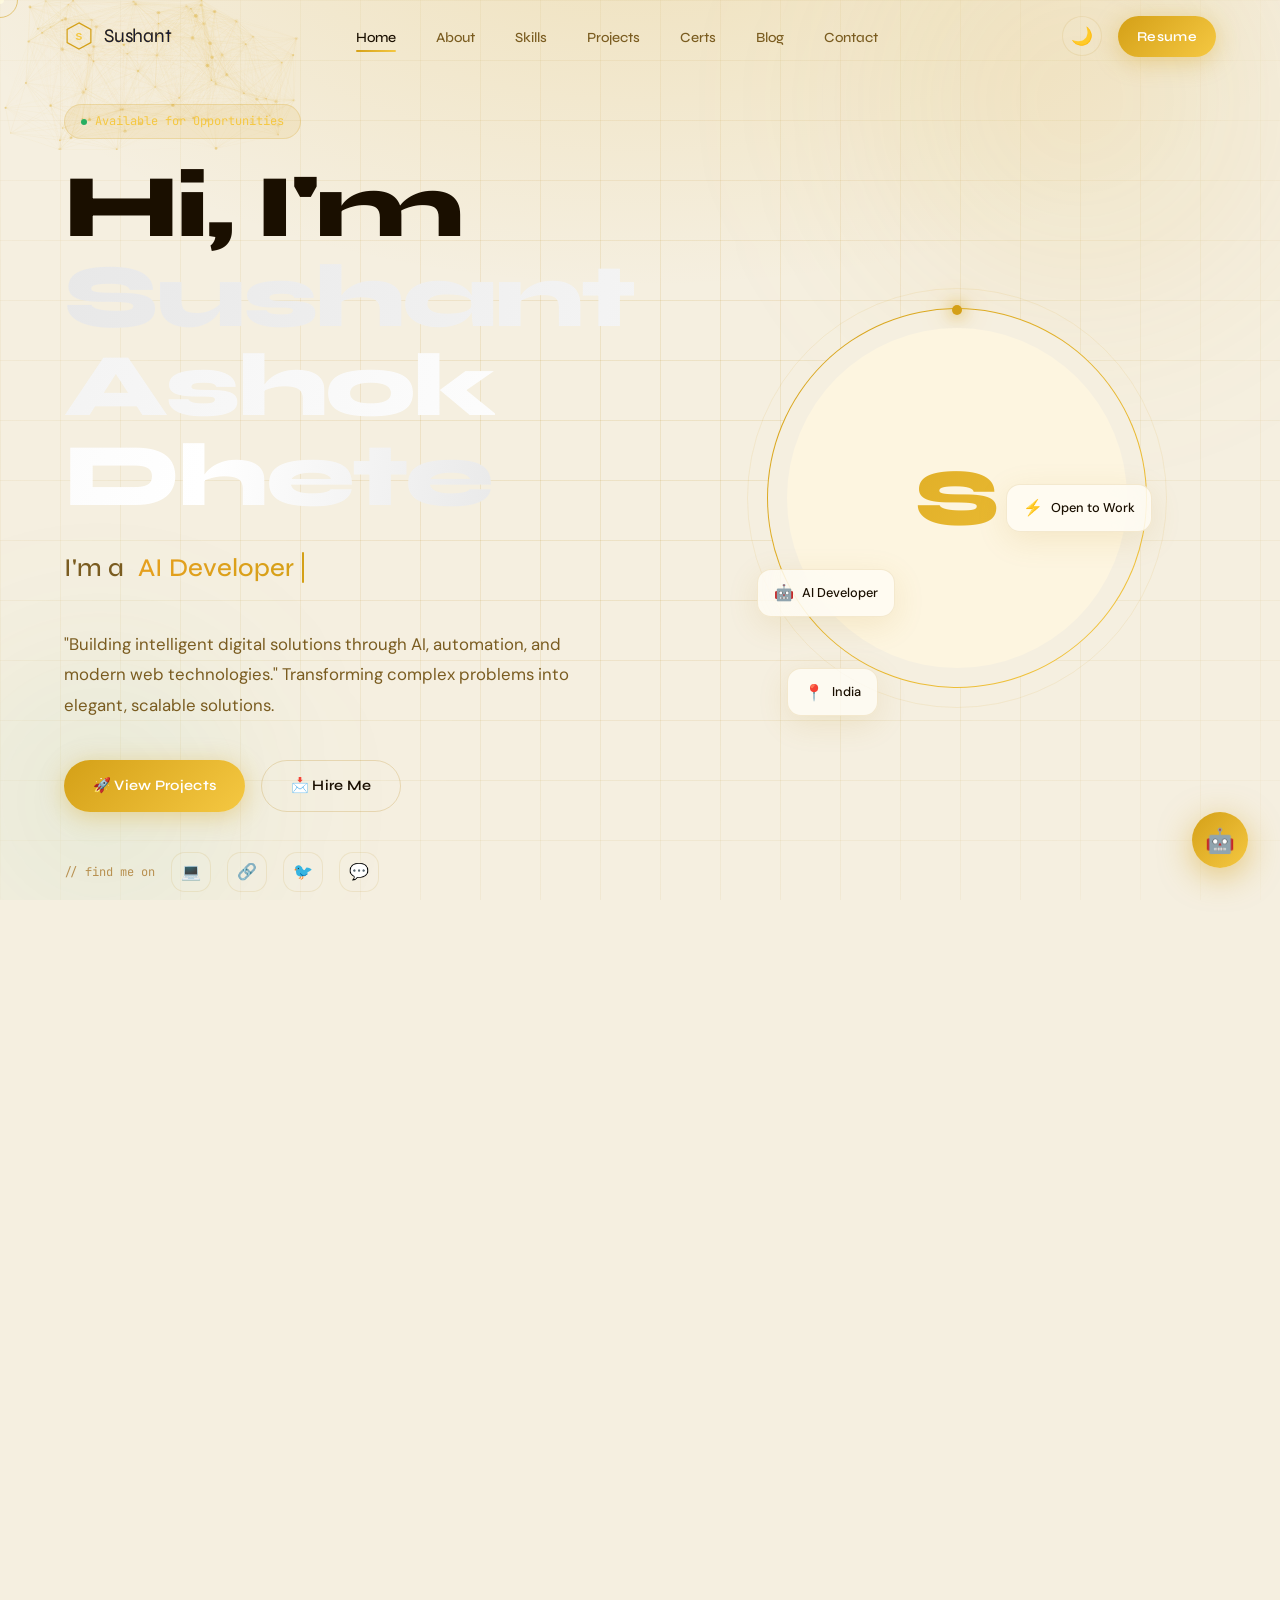
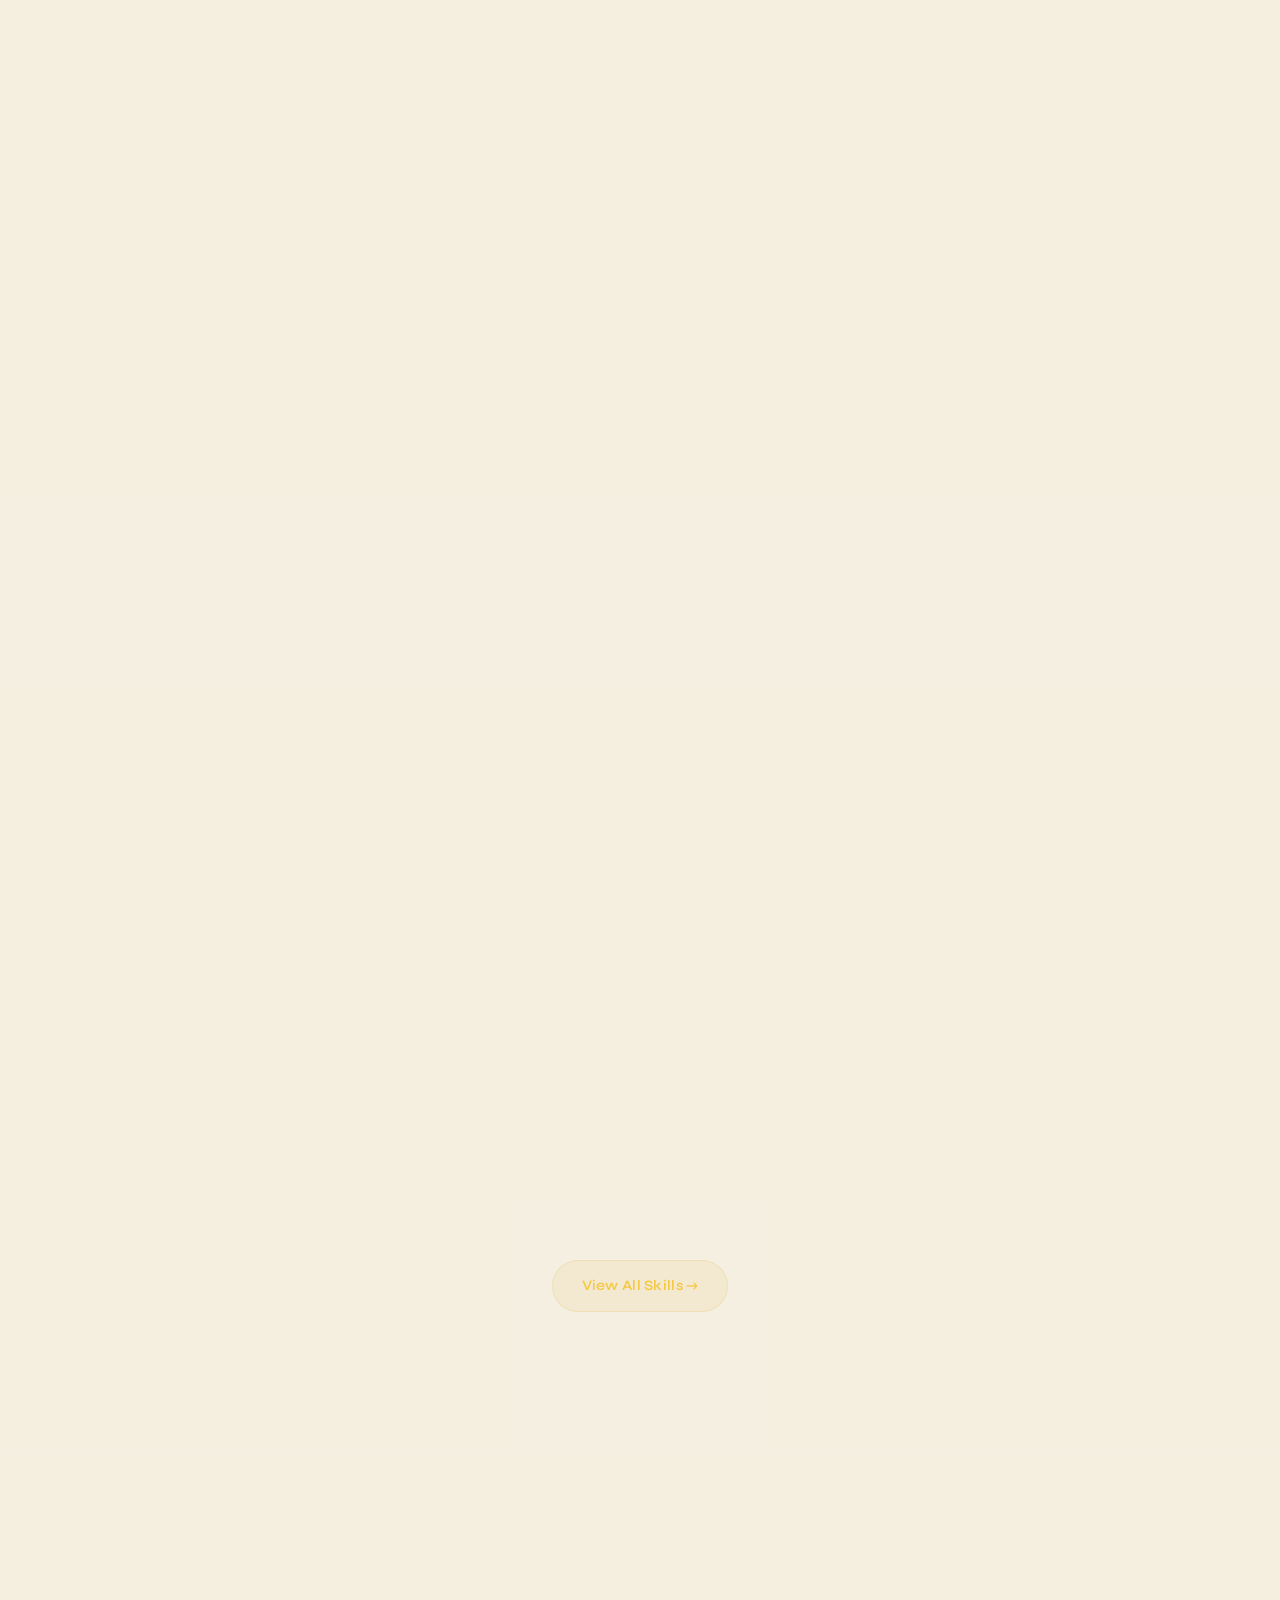
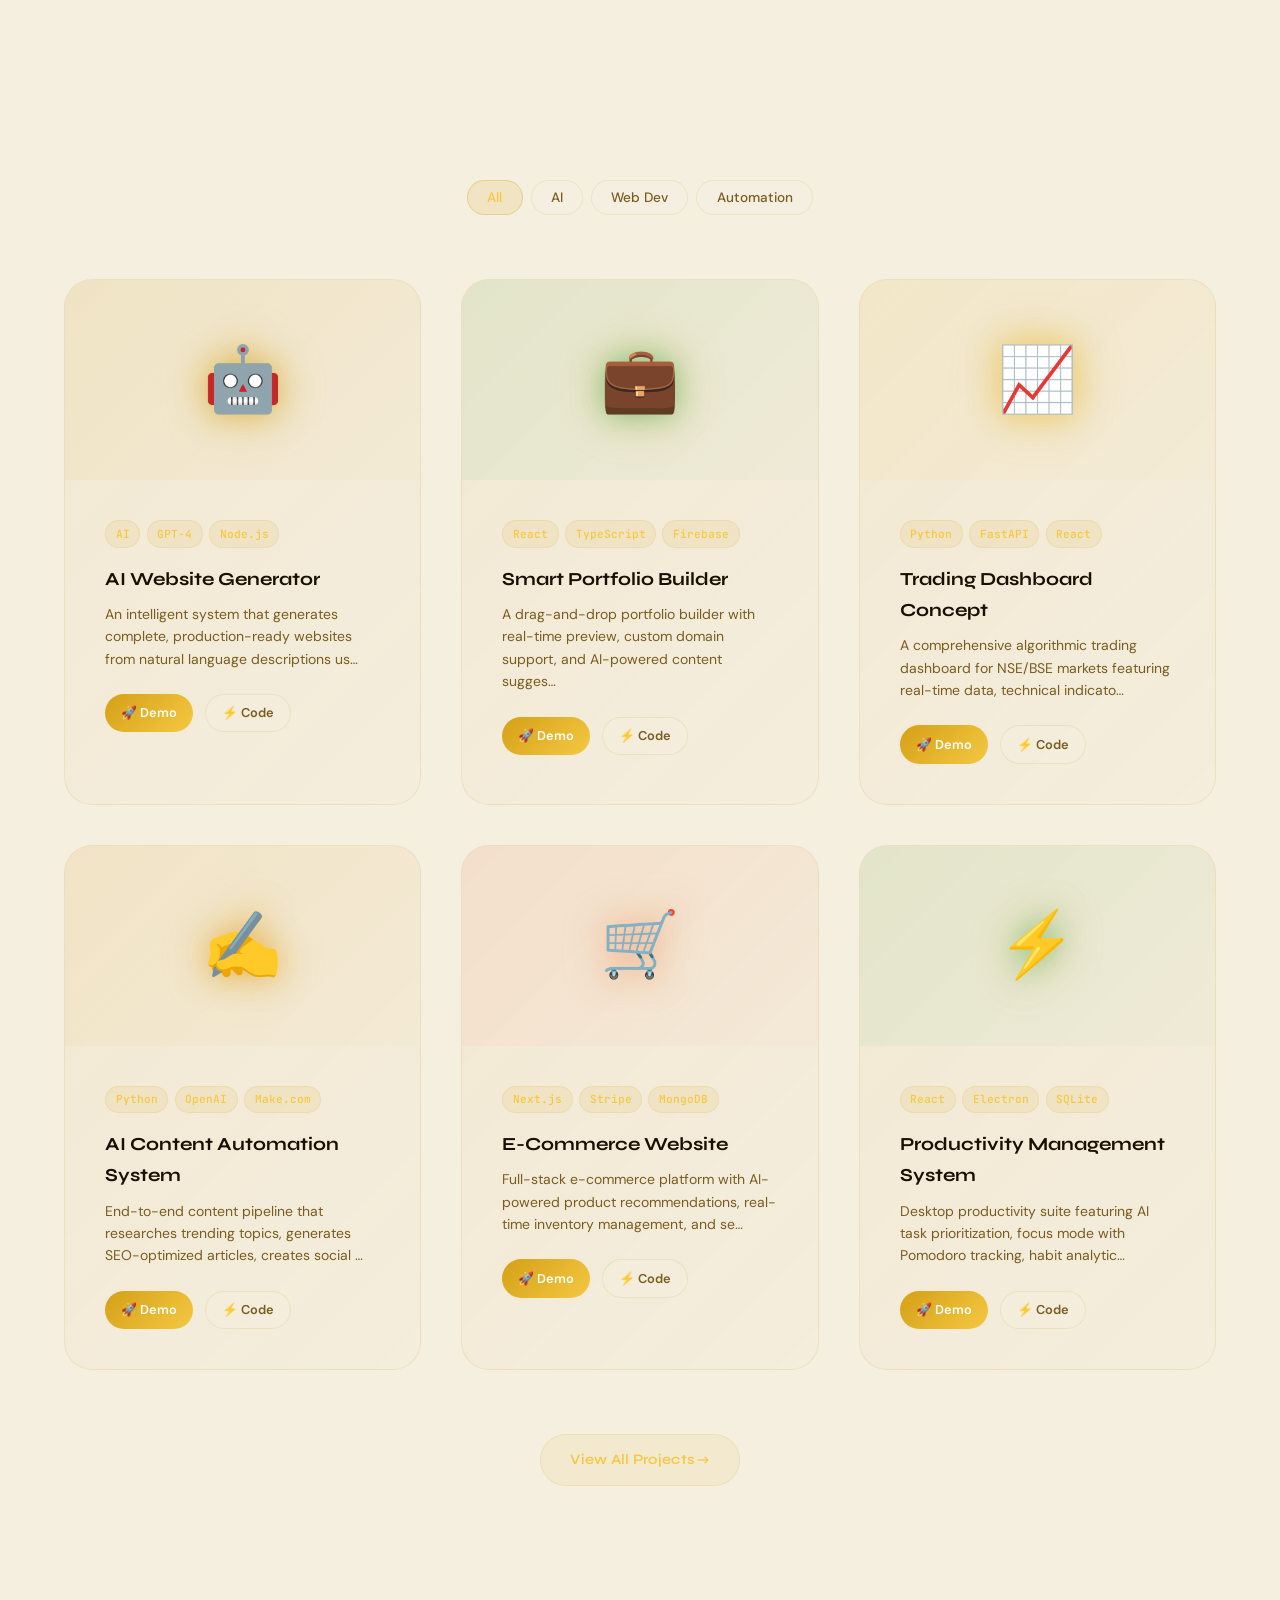
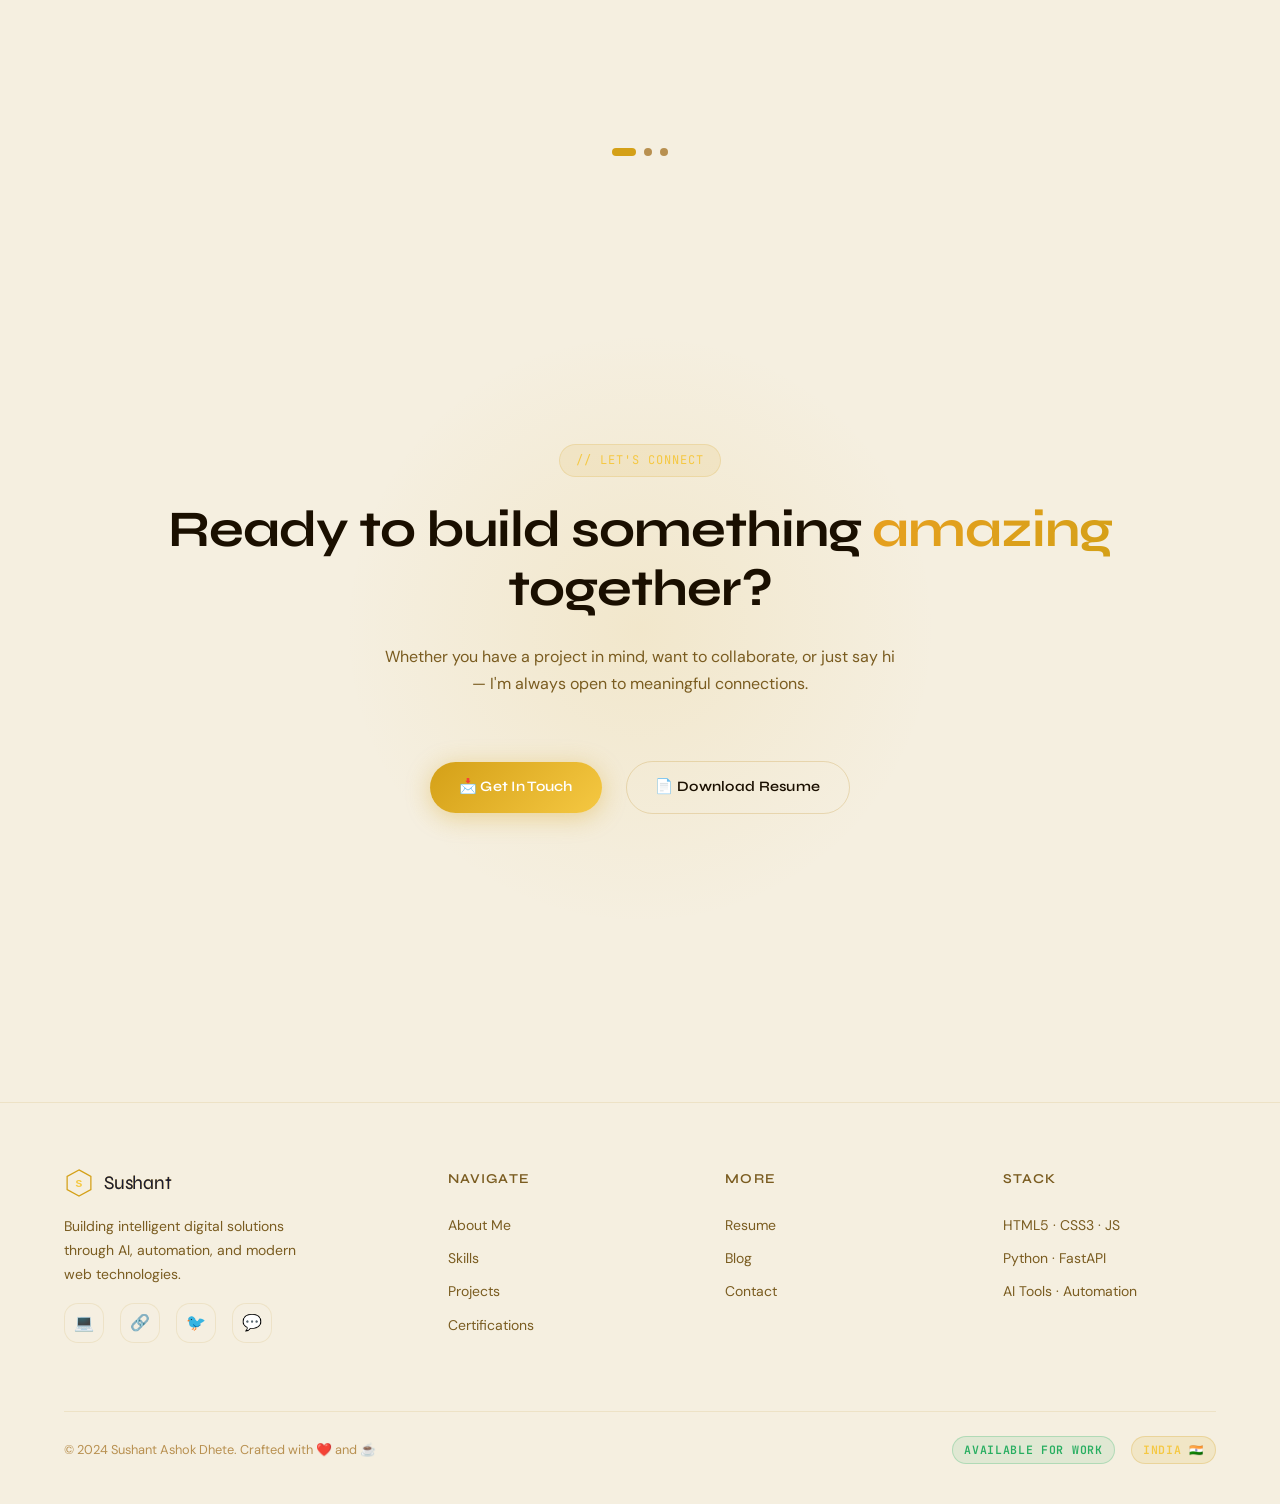
<file: index.html>
<!DOCTYPE html>
<html lang="en" data-theme="dark">
<head>
  <meta charset="UTF-8" />
  <meta name="viewport" content="width=device-width, initial-scale=1.0" />
  <meta name="description" content="Professional portfolio of Sushant Ashok Dhete — AI Developer, Web Developer & Automation Enthusiast building intelligent digital solutions." />
  <meta name="keywords" content="AI Developer, Web Developer, Portfolio, JavaScript, Python, Automation, NSE Trading" />
  <meta name="author" content="Sushant Ashok Dhete" />
  <meta property="og:title" content="Sushant Ashok Dhete — AI Developer Portfolio" />
  <meta property="og:description" content="Building intelligent digital solutions through AI, automation, and modern web technologies." />
  <meta property="og:type" content="website" />
  <meta property="og:url" content="https://sushantdhete.github.io" />
  <title>Sushant Ashok Dhete — AI Developer | Web Developer | Automation</title>

  <!-- Schema Markup -->
  <script type="application/ld+json">
  {
    "@context": "https://schema.org",
    "@type": "Person",
    "name": "Sushant Ashok Dhete",
    "jobTitle": "AI Developer",
    "description": "Building intelligent digital solutions through AI, automation, and modern web technologies.",
    "url": "https://sushantdhete.github.io",
    "sameAs": [
      "https://github.com/sushantdhete",
      "https://linkedin.com/in/sushantdhete"
    ]
  }
  </script>

  <link rel="stylesheet" href="css/style.css" />
  <link rel="stylesheet" href="css/animations.css" />
  <link rel="stylesheet" href="css/responsive.css" />
</head>
<body>

<!-- ── Loading Screen ── -->
<div id="loader" class="loader" aria-hidden="true" role="status">
  <div class="loader-logo-wrap"><svg width="36" height="36" viewBox="0 0 48 48" fill="none"><polygon points="24,3 43,13.5 43,34.5 24,45 5,34.5 5,13.5" fill="none" stroke="#d4a017" stroke-width="2"/><text x="24" y="30" text-anchor="middle" font-family="Courier New,monospace" font-size="18" font-weight="700" fill="#f5c842">S</text></svg><span class="loader-logo-text">Sushant</span></div>
  <div class="loader-bar"><div class="loader-fill"></div></div>
  <span class="loader-text">Initializing systems…</span>
</div>

<!-- ── Navigation ── -->
<nav id="nav" class="nav" aria-label="Main navigation">
  <div class="container nav-inner">
    <a href="index.html" class="nav-logo" aria-label="Home" style="display:flex;align-items:center;gap:10px;text-decoration:none"><svg width="30" height="30" viewBox="0 0 48 48" fill="none" xmlns="http://www.w3.org/2000/svg"><polygon points="24,3 43,13.5 43,34.5 24,45 5,34.5 5,13.5" fill="none" stroke="#d4a017" stroke-width="2"/><text x="24" y="30" text-anchor="middle" font-family="Courier New,monospace" font-size="18" font-weight="700" fill="#f5c842">S</text></svg><span class="nav-logo-text">Sushant</span></a>
    <ul class="nav-links" role="list">
      <li><a href="index.html"           class="nav-link active">Home</a></li>
      <li><a href="about.html"           class="nav-link">About</a></li>
      <li><a href="skills.html"          class="nav-link">Skills</a></li>
      <li><a href="projects.html"        class="nav-link">Projects</a></li>
      <li><a href="certifications.html"  class="nav-link">Certs</a></li>
      <li><a href="blog.html"            class="nav-link">Blog</a></li>
      <li><a href="contact.html"         class="nav-link">Contact</a></li>
    </ul>
    <div class="nav-actions">
      <button id="theme-toggle" class="theme-toggle" aria-label="Toggle theme">☀️</button>
      <a href="resume.html" class="btn btn-primary" style="padding:0.55rem 1.2rem;font-size:0.85rem">Resume</a>
      <button id="hamburger" class="hamburger" aria-label="Open menu" aria-expanded="false">
        <span></span><span></span><span></span>
      </button>
    </div>
  </div>
</nav>

<!-- ── Mobile Nav ── -->
<nav id="mobile-nav" class="mobile-nav" aria-label="Mobile navigation">
  <a href="index.html"          class="nav-link">Home</a>
  <a href="about.html"          class="nav-link">About</a>
  <a href="skills.html"         class="nav-link">Skills</a>
  <a href="projects.html"       class="nav-link">Projects</a>
  <a href="certifications.html" class="nav-link">Certs</a>
  <a href="blog.html"           class="nav-link">Blog</a>
  <a href="contact.html"        class="nav-link">Contact</a>
  <a href="resume.html"         class="btn btn-primary">Resume</a>
</nav>


<!-- ════════════════════════════════════════
     HERO
════════════════════════════════════════ -->
<main>
<section class="hero" aria-labelledby="hero-title">
  <div class="hero-bg">
    <div class="hero-gradient"></div>
    <div class="hero-grid"></div>
    <canvas id="particles-canvas"></canvas>
    <div class="hero-orb hero-orb-1"></div>
    <div class="hero-orb hero-orb-2"></div>
  </div>

  <div class="container hero-inner">
    <!-- Left Content -->
    <div>
      <div class="hero-badge hero-enter-1">
        <span class="hero-badge-dot"></span>
        Available for Opportunities
      </div>

      <h1 class="text-hero hero-title hero-enter-2" id="hero-title">
        Hi, I'm<br>
        <span class="hero-name-silver">Sushant Ashok Dhete</span>
      </h1>

      <div class="hero-typing-wrap hero-enter-3">
        <span class="hero-typing-static">I'm a&nbsp;</span>
        <span id="typing-text" class="grad-text-accent">AI Developer</span>
        <span class="typing-cursor"></span>
      </div>

      <p class="hero-desc hero-enter-4">
        "Building intelligent digital solutions through AI, automation, and modern web technologies."
        Transforming complex problems into elegant, scalable solutions.
      </p>

      <div class="hero-actions hero-enter-5">
        <a href="projects.html" class="btn btn-primary">🚀 View Projects</a>
        <a href="contact.html"  class="btn btn-outline">📩 Hire Me</a>
      </div>

      <div class="hero-socials hero-enter-5">
        <span class="hero-socials-label">// find me on</span>
        <a href="https://github.com/sushantdhete"    target="_blank" rel="noopener" class="social-link" aria-label="GitHub">💻</a>
        <a href="https://linkedin.com/in/sushant-ashok-dhete"   target="_blank" rel="noopener" class="social-link" aria-label="LinkedIn">🔗</a>
        <a href="https://twitter.com/sushantdhete"     target="_blank" rel="noopener" class="social-link" aria-label="Twitter">🐦</a>
        <a href="https://wa.me/919999999999"         target="_blank" rel="noopener" class="social-link" aria-label="WhatsApp">💬</a>
      </div>
    </div>

    <!-- Right Visual -->
    <div class="hero-visual hero-visual-enter">
      <div class="hero-avatar-wrap">
        <div class="hero-avatar-ring"></div>
        <div class="hero-avatar-ring-2"></div>
        <div class="hero-avatar-img">
          <!-- Replace src with your actual photo -->
          <div class="hero-avatar-placeholder">S</div>
        </div>
        <!-- Floating Badges -->
        <div class="hero-float-badge">
          <span class="badge-icon">🤖</span>
          <span>AI Developer</span>
        </div>
        <div class="hero-float-badge">
          <span class="badge-icon">⚡</span>
          <span>Open to Work</span>
        </div>
        <div class="hero-float-badge">
          <span class="badge-icon">📍</span>
          <span>India</span>
        </div>
      </div>
    </div>
  </div>
</section>


<!-- ════════════════════════════════════════
     STATS
════════════════════════════════════════ -->
<section class="section" aria-label="Statistics" style="padding-top:2rem">
  <div class="container">
    <div class="stats-grid stagger-children">
      <div class="stat-card reveal">
        <div class="stat-number" data-count="15" data-suffix="+">0+</div>
        <div class="stat-label">Projects Completed</div>
      </div>
      <div class="stat-card reveal reveal-delay-1">
        <div class="stat-number" data-count="8" data-suffix="+">0+</div>
        <div class="stat-label">Certifications</div>
      </div>
      <div class="stat-card reveal reveal-delay-2">
        <div class="stat-number" data-count="500" data-suffix="+">0+</div>
        <div class="stat-label">Learning Hours</div>
      </div>
      <div class="stat-card reveal reveal-delay-3">
        <div class="stat-number" data-count="20" data-suffix="+">0+</div>
        <div class="stat-label">Technologies Used</div>
      </div>
    </div>
  </div>
</section>


<!-- ════════════════════════════════════════
     ABOUT PREVIEW
════════════════════════════════════════ -->
<section class="section" aria-labelledby="about-heading">
  <div class="container">
    <div style="display:grid;grid-template-columns:1fr 1fr;gap:var(--space-xl);align-items:center">
      <div class="reveal">
        <div class="section-tag">// About Me</div>
        <h2 class="text-h1" id="about-heading" style="margin-bottom:var(--space-md)">
          Passionate about building the <span class="grad-text">future</span> with AI
        </h2>
        <p style="color:var(--clr-text-muted);margin-bottom:var(--space-md);line-height:1.8">
          I'm a developer and AI enthusiast with a deep focus on creating intelligent digital solutions.
          My journey started with curiosity about how machines learn, which led me to explore the intersection
          of AI, automation, and web development.
        </p>
        <p style="color:var(--clr-text-muted);margin-bottom:var(--space-lg);line-height:1.8">
          I believe technology should solve real problems. Every line of code I write is aimed at creating
          tools that are not only functional but genuinely useful and impactful.
        </p>
        <a href="about.html" class="btn btn-ghost">Learn More About Me →</a>
      </div>

      <div class="reveal reveal-delay-2">
        <div style="display:grid;grid-template-columns:1fr 1fr;gap:var(--space-md)">
          <div class="glass" style="padding:var(--space-lg);text-align:center;border-radius:var(--r-lg)">
            <div style="font-size:2.5rem;margin-bottom:0.5rem">🤖</div>
            <div style="font-family:var(--font-display);font-weight:600;margin-bottom:0.25rem">AI & ML</div>
            <div style="font-size:0.8rem;color:var(--clr-text-muted)">GPT-4, Claude, Gemini</div>
          </div>
          <div class="glass" style="padding:var(--space-lg);text-align:center;border-radius:var(--r-lg)">
            <div style="font-size:2.5rem;margin-bottom:0.5rem">⚡</div>
            <div style="font-family:var(--font-display);font-weight:600;margin-bottom:0.25rem">Automation</div>
            <div style="font-size:0.8rem;color:var(--clr-text-muted)">Workflows & APIs</div>
          </div>
          <div class="glass" style="padding:var(--space-lg);text-align:center;border-radius:var(--r-lg)">
            <div style="font-size:2.5rem;margin-bottom:0.5rem">🌐</div>
            <div style="font-family:var(--font-display);font-weight:600;margin-bottom:0.25rem">Web Dev</div>
            <div style="font-size:0.8rem;color:var(--clr-text-muted)">HTML · CSS · JS</div>
          </div>
          <div class="glass" style="padding:var(--space-lg);text-align:center;border-radius:var(--r-lg)">
            <div style="font-size:2.5rem;margin-bottom:0.5rem">📈</div>
            <div style="font-family:var(--font-display);font-weight:600;margin-bottom:0.25rem">Trading Tech</div>
            <div style="font-size:0.8rem;color:var(--clr-text-muted)">NSE · Algo Systems</div>
          </div>
        </div>
      </div>
    </div>
  </div>
</section>


<!-- ════════════════════════════════════════
     SKILLS OVERVIEW
════════════════════════════════════════ -->
<section class="section" style="background:rgba(255,255,255,0.015)" aria-labelledby="skills-heading">
  <div class="container">
    <div class="section-header reveal">
      <div class="section-tag">// Skills</div>
      <h2 class="text-h1" id="skills-heading">What I bring to the table</h2>
      <p style="color:var(--clr-text-muted);max-width:500px;margin:var(--space-sm) auto 0">
        A diverse skill set spanning AI tools, web development, automation, and problem solving.
      </p>
    </div>

    <div class="skills-grid">
      <!-- Frontend -->
      <div class="skill-category reveal">
        <div class="skill-cat-header">
          <div class="skill-cat-icon">🌐</div>
          <div class="skill-cat-name">Frontend</div>
        </div>
        <div class="skill-item">
          <div class="skill-meta"><span class="skill-name">HTML5</span><span class="skill-pct">92%</span></div>
          <div class="skill-bar"><div class="skill-fill" data-pct="92"></div></div>
        </div>
        <div class="skill-item">
          <div class="skill-meta"><span class="skill-name">CSS3 & Animations</span><span class="skill-pct">88%</span></div>
          <div class="skill-bar"><div class="skill-fill" data-pct="88"></div></div>
        </div>
        <div class="skill-item">
          <div class="skill-meta"><span class="skill-name">JavaScript</span><span class="skill-pct">82%</span></div>
          <div class="skill-bar"><div class="skill-fill" data-pct="82"></div></div>
        </div>
      </div>

      <!-- AI Tools -->
      <div class="skill-category reveal reveal-delay-1">
        <div class="skill-cat-header">
          <div class="skill-cat-icon">🤖</div>
          <div class="skill-cat-name">AI Tools</div>
        </div>
        <div class="skill-item">
          <div class="skill-meta"><span class="skill-name">Prompt Engineering</span><span class="skill-pct">90%</span></div>
          <div class="skill-bar"><div class="skill-fill" data-pct="90"></div></div>
        </div>
        <div class="skill-item">
          <div class="skill-meta"><span class="skill-name">ChatGPT / GPT-4</span><span class="skill-pct">88%</span></div>
          <div class="skill-bar"><div class="skill-fill" data-pct="88"></div></div>
        </div>
        <div class="skill-item">
          <div class="skill-meta"><span class="skill-name">Claude & Gemini</span><span class="skill-pct">85%</span></div>
          <div class="skill-bar"><div class="skill-fill" data-pct="85"></div></div>
        </div>
      </div>

      <!-- Automation -->
      <div class="skill-category reveal reveal-delay-2">
        <div class="skill-cat-header">
          <div class="skill-cat-icon">⚡</div>
          <div class="skill-cat-name">Automation</div>
        </div>
        <div class="skill-item">
          <div class="skill-meta"><span class="skill-name">Workflow Automation</span><span class="skill-pct">84%</span></div>
          <div class="skill-bar"><div class="skill-fill" data-pct="84"></div></div>
        </div>
        <div class="skill-item">
          <div class="skill-meta"><span class="skill-name">API Integration</span><span class="skill-pct">80%</span></div>
          <div class="skill-bar"><div class="skill-fill" data-pct="80"></div></div>
        </div>
        <div class="skill-item">
          <div class="skill-meta"><span class="skill-name">Python Scripting</span><span class="skill-pct">75%</span></div>
          <div class="skill-bar"><div class="skill-fill" data-pct="75"></div></div>
        </div>
      </div>

      <!-- Problem Solving -->
      <div class="skill-category reveal reveal-delay-3">
        <div class="skill-cat-header">
          <div class="skill-cat-icon">🧠</div>
          <div class="skill-cat-name">Soft Skills</div>
        </div>
        <div class="skill-item">
          <div class="skill-meta"><span class="skill-name">Problem Solving</span><span class="skill-pct">93%</span></div>
          <div class="skill-bar"><div class="skill-fill" data-pct="93"></div></div>
        </div>
        <div class="skill-item">
          <div class="skill-meta"><span class="skill-name">Communication</span><span class="skill-pct">87%</span></div>
          <div class="skill-bar"><div class="skill-fill" data-pct="87"></div></div>
        </div>
        <div class="skill-item">
          <div class="skill-meta"><span class="skill-name">Leadership</span><span class="skill-pct">80%</span></div>
          <div class="skill-bar"><div class="skill-fill" data-pct="80"></div></div>
        </div>
      </div>
    </div>

    <div class="text-center" style="margin-top:var(--space-xl)">
      <a href="skills.html" class="btn btn-ghost">View All Skills →</a>
    </div>
  </div>
</section>


<!-- ════════════════════════════════════════
     FEATURED PROJECTS
════════════════════════════════════════ -->
<section class="section" aria-labelledby="projects-heading">
  <div class="container">
    <div class="section-header reveal">
      <div class="section-tag">// Featured Work</div>
      <h2 class="text-h1" id="projects-heading">Projects that make an impact</h2>
    </div>

    <div class="projects-filter">
      <button class="filter-btn active" data-filter="all">All</button>
      <button class="filter-btn" data-filter="ai">AI</button>
      <button class="filter-btn" data-filter="web">Web Dev</button>
      <button class="filter-btn" data-filter="automation">Automation</button>
    </div>

    <div id="projects-grid" class="projects-grid" role="list" aria-label="Projects">
      <!-- Populated by projects.js -->
    </div>

    <div class="text-center" style="margin-top:var(--space-xl)">
      <a href="projects.html" class="btn btn-ghost">View All Projects →</a>
    </div>
  </div>
</section>

<!-- Project Detail Modal -->
<div id="project-modal" class="modal-overlay" role="dialog" aria-modal="true" aria-label="Project details">
  <div class="modal" id="project-modal-content"></div>
</div>


<!-- ════════════════════════════════════════
     TIMELINE
════════════════════════════════════════ -->
<section class="section" style="background:rgba(255,255,255,0.015)" aria-labelledby="timeline-heading">
  <div class="container">
    <div style="display:grid;grid-template-columns:1fr 1fr;gap:var(--space-xl)">
      <div class="reveal">
        <div class="section-tag">// Journey</div>
        <h2 class="text-h1" id="timeline-heading" style="margin-bottom:var(--space-xl)">
          My learning <span class="grad-text">timeline</span>
        </h2>
        <div class="timeline">
          <div class="timeline-item">
            <div class="timeline-date">2024 — Present</div>
            <div class="timeline-title">AI Developer & Portfolio Build</div>
            <div class="timeline-sub">Building intelligent systems with modern AI tools and automation frameworks.</div>
          </div>
          <div class="timeline-item">
            <div class="timeline-date">2023</div>
            <div class="timeline-title">Advanced Web Development</div>
            <div class="timeline-sub">Mastered React, Next.js, and full-stack development patterns.</div>
          </div>
          <div class="timeline-item">
            <div class="timeline-date">2022</div>
            <div class="timeline-title">Started Coding Journey</div>
            <div class="timeline-sub">Began with HTML, CSS, and JavaScript. Built first portfolio project.</div>
          </div>
          <div class="timeline-item">
            <div class="timeline-date">2021</div>
            <div class="timeline-title">Computer Science Foundation</div>
            <div class="timeline-sub">Strong academic base in algorithms, data structures, and programming fundamentals.</div>
          </div>
        </div>
      </div>

      <div class="reveal reveal-delay-2">
        <div class="section-tag">// Dashboard</div>
        <h2 class="text-h2" style="margin-bottom:var(--space-lg)">Productivity <span class="grad-text">Overview</span></h2>

        <div class="glass" style="padding:var(--space-lg);border-radius:var(--r-xl);margin-bottom:var(--space-md)">
          <div style="display:flex;justify-content:space-between;align-items:center;margin-bottom:var(--space-md)">
            <span style="font-family:var(--font-display);font-weight:600">2024 Activity</span>
            <span class="visitor-badge">👁 <span id="visitor-count">—</span> visits</span>
          </div>
          <div id="productivity-chart"></div>
        </div>

        <div id="achievement-tracker" style="display:flex;flex-direction:column;gap:0.5rem"></div>
      </div>
    </div>
  </div>
</section>


<!-- ════════════════════════════════════════
     TESTIMONIALS
════════════════════════════════════════ -->
<section class="section" aria-labelledby="testimonials-heading">
  <div class="container">
    <div class="section-header reveal">
      <div class="section-tag">// Testimonials</div>
      <h2 class="text-h1" id="testimonials-heading">What people say</h2>
    </div>

    <div class="testimonials-track reveal">
      <div class="testimonials-inner">
        <div class="testimonial-card">
          <div class="testimonial-stars">★★★★★</div>
          <p class="testimonial-text">"An exceptional developer who consistently delivers beyond expectations. Their AI integration work on our project saved us weeks of manual effort and the code quality was outstanding."</p>
          <div class="testimonial-author">
            <div class="testimonial-avatar">RS</div>
            <div>
              <div class="testimonial-name">Rajesh Sharma</div>
              <div class="testimonial-role">CTO, TechStartup Pvt. Ltd.</div>
            </div>
          </div>
        </div>
        <div class="testimonial-card">
          <div class="testimonial-stars">★★★★★</div>
          <p class="testimonial-text">"Their deep understanding of AI tools combined with practical web development skills is rare. Delivered a fully automated content pipeline that transformed our workflow completely."</p>
          <div class="testimonial-author">
            <div class="testimonial-avatar">PM</div>
            <div>
              <div class="testimonial-name">Priya Mehta</div>
              <div class="testimonial-role">Digital Marketing Lead</div>
            </div>
          </div>
        </div>
        <div class="testimonial-card">
          <div class="testimonial-stars">★★★★★</div>
          <p class="testimonial-text">"Brilliant problem solver with a unique ability to bridge business needs and technical implementation. Their trading dashboard concept demonstrated exceptional analytical thinking."</p>
          <div class="testimonial-author">
            <div class="testimonial-avatar">AK</div>
            <div>
              <div class="testimonial-name">Arun Kumar</div>
              <div class="testimonial-role">Senior Software Engineer</div>
            </div>
          </div>
        </div>
      </div>
    </div>

    <div class="testimonials-nav" role="tablist" aria-label="Testimonial navigation">
      <div class="testimonials-dot active" role="tab" aria-selected="true" tabindex="0"></div>
      <div class="testimonials-dot" role="tab" aria-selected="false" tabindex="0"></div>
      <div class="testimonials-dot" role="tab" aria-selected="false" tabindex="0"></div>
    </div>
  </div>
</section>


<!-- ════════════════════════════════════════
     CTA
════════════════════════════════════════ -->
<section class="cta-section" aria-labelledby="cta-heading">
  <div class="container">
    <div class="reveal">
      <div class="section-tag" style="justify-content:center">// Let's Connect</div>
      <h2 class="text-h1" id="cta-heading" style="margin-bottom:var(--space-md)">
        Ready to build something <span class="grad-text-accent">amazing</span> together?
      </h2>
      <p style="color:var(--clr-text-muted);max-width:520px;margin:0 auto var(--space-xl)">
        Whether you have a project in mind, want to collaborate, or just say hi — I'm always open to meaningful connections.
      </p>
      <div class="flex-center gap-md" style="flex-wrap:wrap">
        <a href="contact.html" class="btn btn-primary">📩 Get In Touch</a>
        <a href="resume.html"  class="btn btn-outline">📄 Download Resume</a>
      </div>
    </div>
  </div>
</section>
</main>


<!-- ── Footer ── -->
<footer class="footer" role="contentinfo">
  <div class="container">
    <div class="footer-inner">
      <div class="footer-brand">
        <a href="index.html" class="nav-logo" style="display:flex;align-items:center;gap:10px;text-decoration:none"><svg width="30" height="30" viewBox="0 0 48 48" fill="none" xmlns="http://www.w3.org/2000/svg"><polygon points="24,3 43,13.5 43,34.5 24,45 5,34.5 5,13.5" fill="none" stroke="#d4a017" stroke-width="2"/><text x="24" y="30" text-anchor="middle" font-family="Courier New,monospace" font-size="18" font-weight="700" fill="#f5c842">S</text></svg><span class="nav-logo-text">Sushant</span></a>
        <p>Building intelligent digital solutions through AI, automation, and modern web technologies.</p>
        <div class="hero-socials" style="margin-top:var(--space-sm)">
          <a href="#" class="social-link" aria-label="GitHub">💻</a>
          <a href="#" class="social-link" aria-label="LinkedIn">🔗</a>
          <a href="#" class="social-link" aria-label="Twitter">🐦</a>
          <a href="#" class="social-link" aria-label="WhatsApp">💬</a>
        </div>
      </div>
      <div>
        <div class="footer-col-title">Navigate</div>
        <a href="about.html"          class="footer-link">About Me</a>
        <a href="skills.html"         class="footer-link">Skills</a>
        <a href="projects.html"       class="footer-link">Projects</a>
        <a href="certifications.html" class="footer-link">Certifications</a>
      </div>
      <div>
        <div class="footer-col-title">More</div>
        <a href="resume.html"  class="footer-link">Resume</a>
        <a href="blog.html"    class="footer-link">Blog</a>
        <a href="contact.html" class="footer-link">Contact</a>
      </div>
      <div>
        <div class="footer-col-title">Stack</div>
        <span class="footer-link">HTML5 · CSS3 · JS</span>
        <span class="footer-link">Python · FastAPI</span>
        <span class="footer-link">AI Tools · Automation</span>
      </div>
    </div>
    <div class="footer-bottom">
      <span class="footer-copy">© 2024 Sushant Ashok Dhete. Crafted with ❤️ and ☕</span>
      <div class="flex gap-sm">
        <span class="tag tag-green">Available for Work</span>
        <span class="tag tag-blue">India 🇮🇳</span>
      </div>
    </div>
  </div>
</footer>


<!-- ── AI Widget ── -->
<div class="ai-widget" role="complementary" aria-label="AI Assistant">
  <div id="ai-chat" class="ai-chat" aria-live="polite">
    <div class="ai-chat-header">
      <div class="ai-chat-avatar">🤖</div>
      <div>
        <div class="ai-chat-name">AI Assistant</div>
        <div class="ai-chat-status">● Online</div>
      </div>
    </div>
    <div id="ai-messages" class="ai-messages">
      <div class="ai-msg ai-msg-bot">👋 Hi! I'm your AI portfolio assistant. Ask me anything about my projects or skills!</div>
    </div>
    <div class="ai-chat-input">
      <input id="ai-input" class="ai-input" type="text" placeholder="Ask me anything…" aria-label="Chat input" />
      <button id="ai-send" class="ai-send" aria-label="Send message">➤</button>
    </div>
  </div>
  <button id="ai-widget-btn" class="ai-btn" aria-label="Toggle AI assistant">🤖</button>
</div>

<!-- ── Back to Top ── -->
<button id="back-top" class="back-top" aria-label="Back to top">↑</button>

<script src="js/main.js"></script>
<script src="js/projects.js"></script>
<script src="js/animations.js"></script>
</body>
</html>
</file>
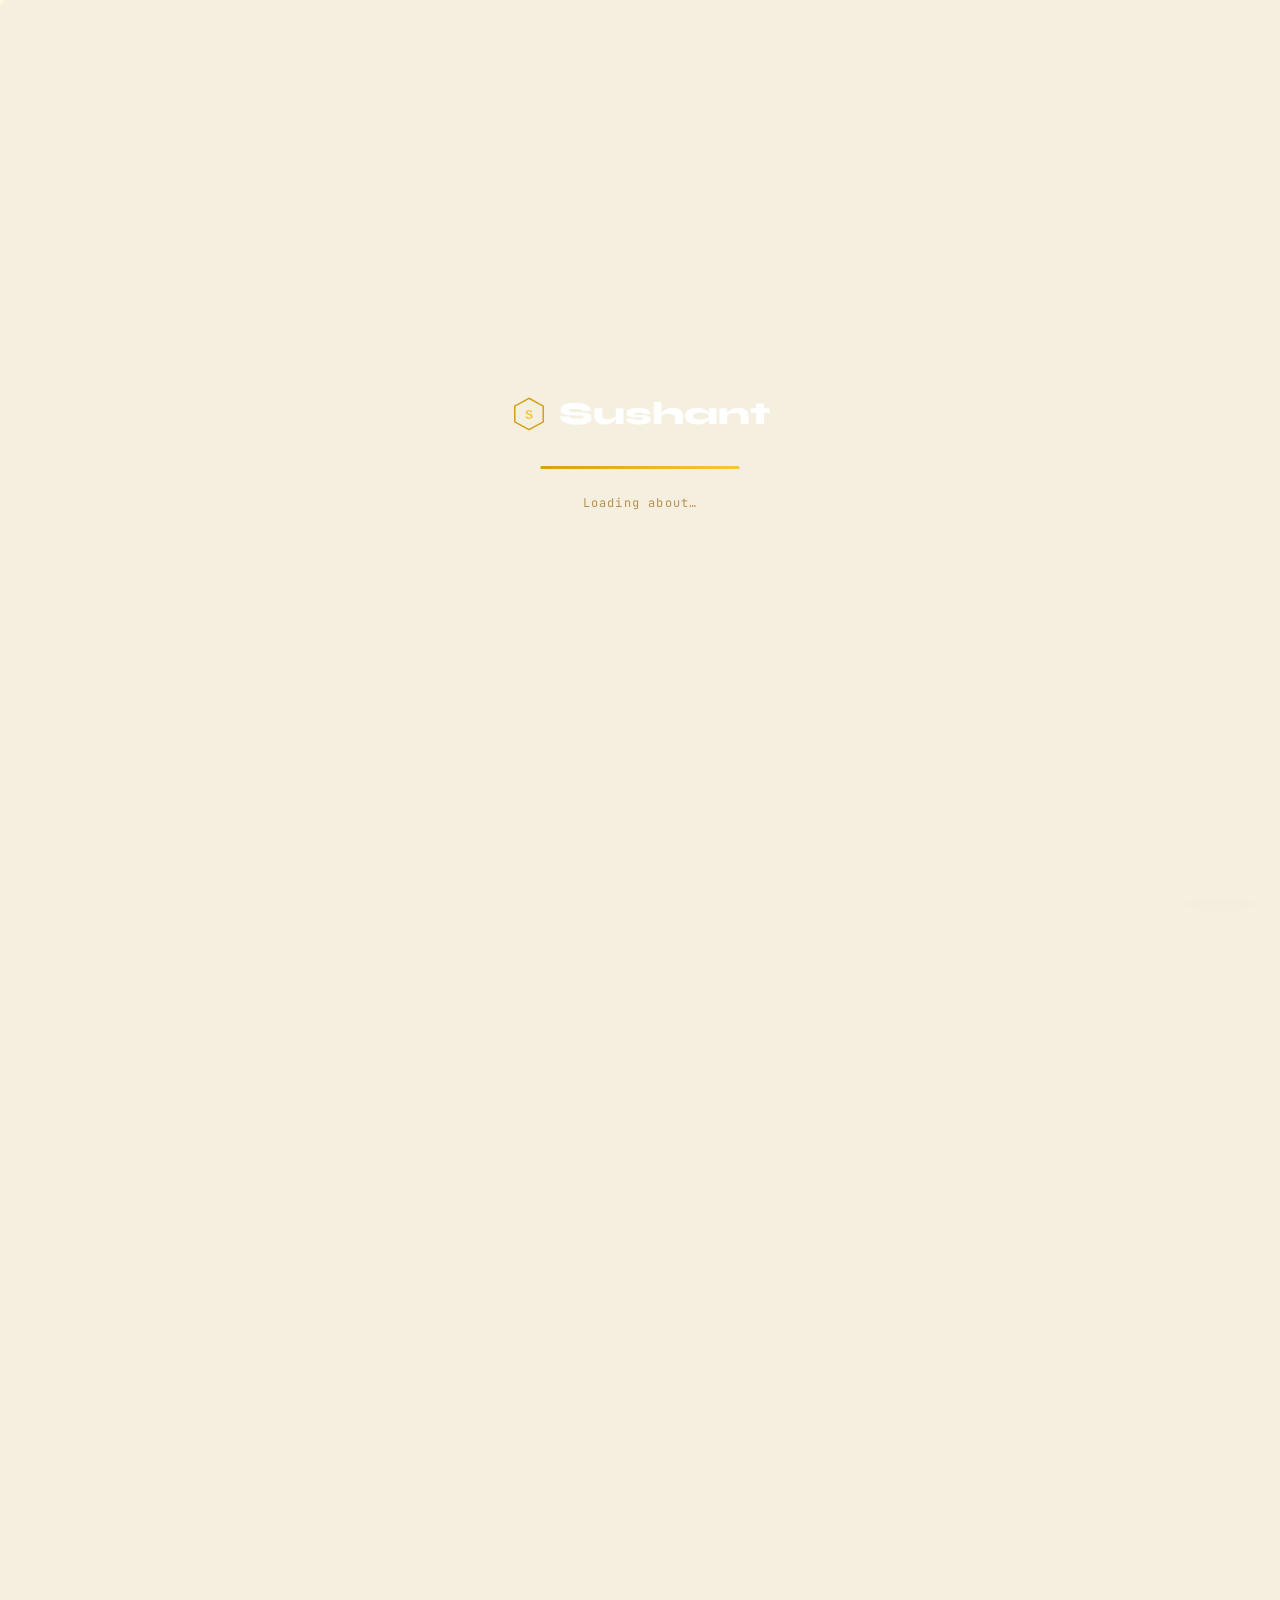
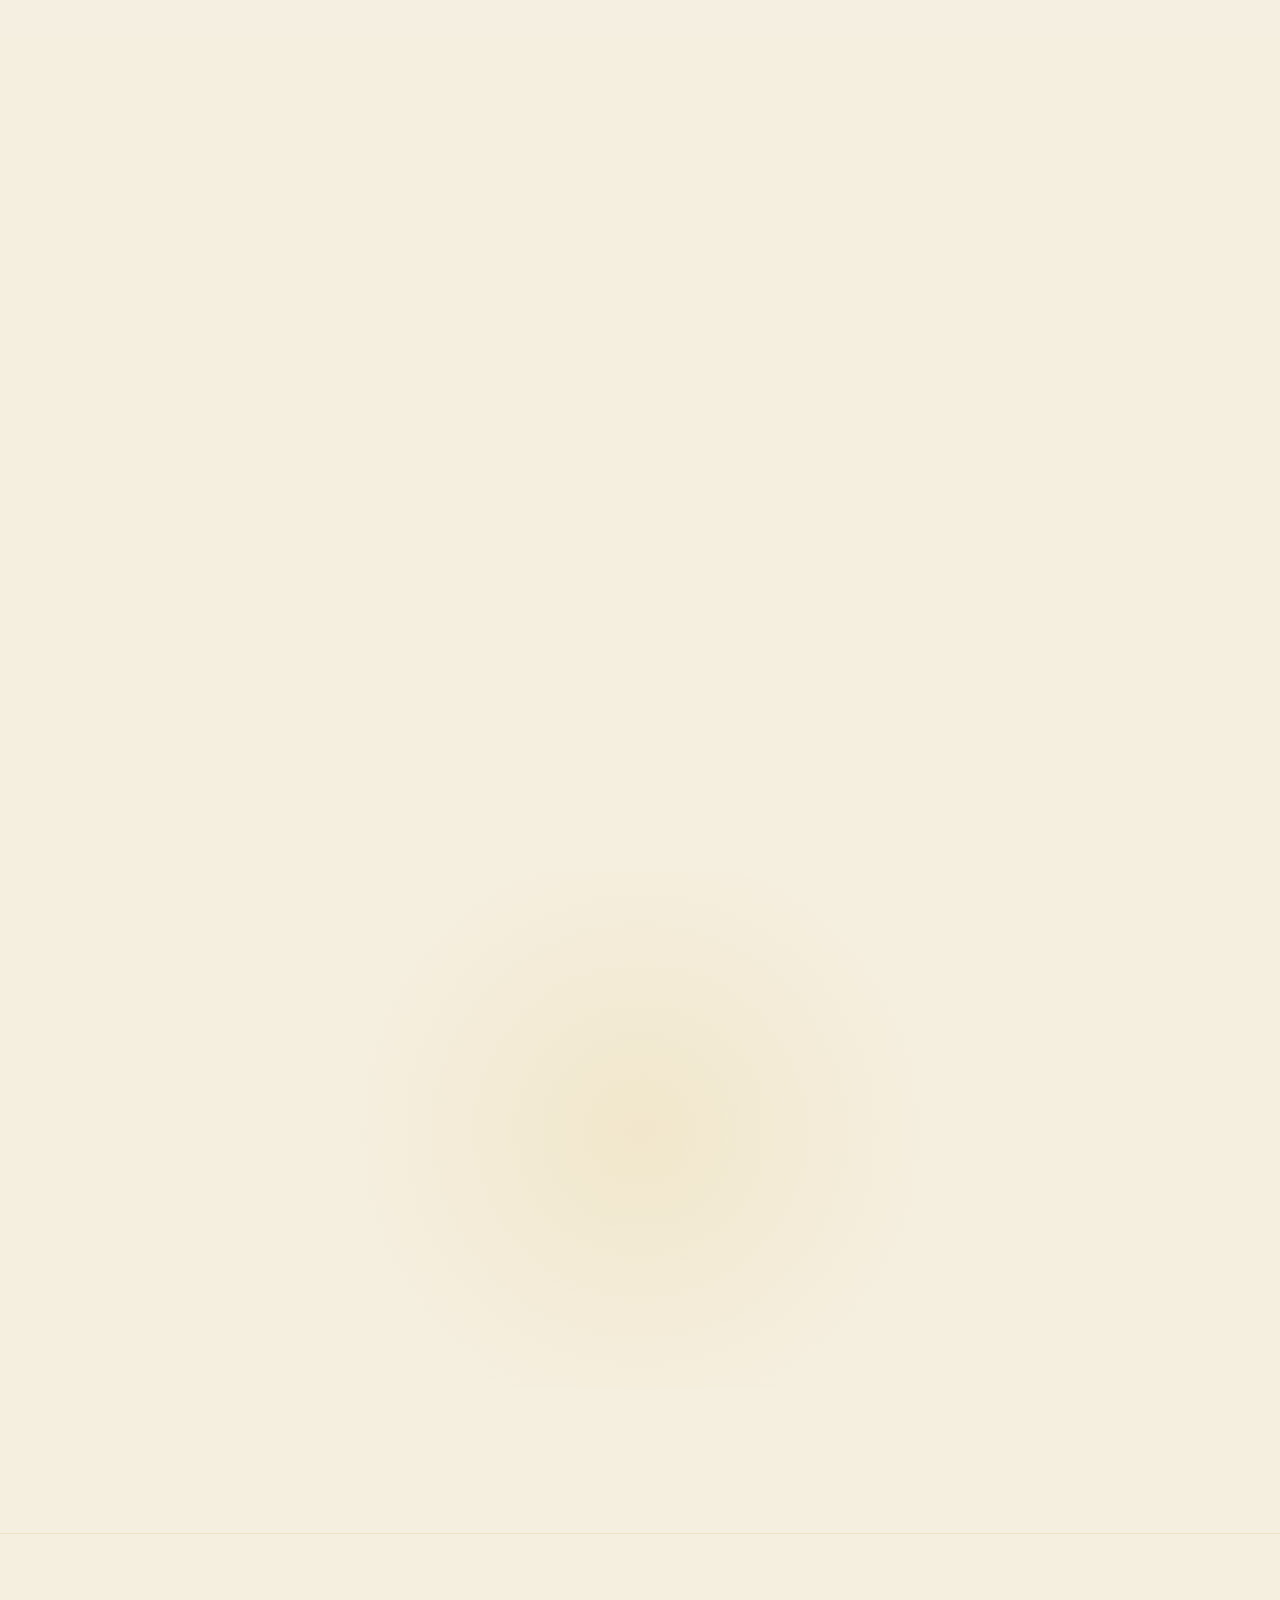
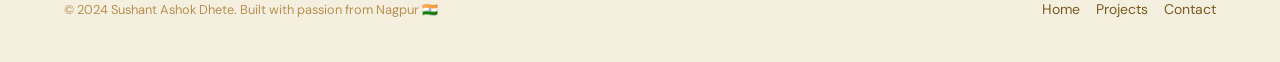
<file: about.html>
<!DOCTYPE html>
<html lang="en" data-theme="dark">
<head>
  <meta charset="UTF-8" />
  <meta name="viewport" content="width=device-width, initial-scale=1.0" />
  <meta name="description" content="About Sushant Ashok Dhete — AI Developer, Web Developer & Automation Enthusiast from India." />
  <meta property="og:title" content="About — Sushant Ashok Dhete" />
  <meta property="og:description" content="Learn about Sushant's journey, mission, and values in AI and software development." />
  <title>About — Sushant Ashok Dhete</title>
  <link rel="stylesheet" href="css/style.css" />
  <link rel="stylesheet" href="css/animations.css" />
  <link rel="stylesheet" href="css/responsive.css" />
</head>
<body>

<!-- ── Loader ── -->
<div id="loader" class="loader" aria-hidden="true">
  <div class="loader-logo-wrap"><svg width="36" height="36" viewBox="0 0 48 48" fill="none"><polygon points="24,3 43,13.5 43,34.5 24,45 5,34.5 5,13.5" fill="none" stroke="#d4a017" stroke-width="2"/><text x="24" y="30" text-anchor="middle" font-family="Courier New,monospace" font-size="18" font-weight="700" fill="#f5c842">S</text></svg><span class="loader-logo-text">Sushant</span></div>
  <div class="loader-bar"><div class="loader-fill"></div></div>
  <span class="loader-text">Loading about…</span>
</div>

<!-- ── Nav ── -->
<nav id="nav" class="nav" aria-label="Main navigation">
  <div class="container nav-inner">
    <a href="index.html" class="nav-logo" style="display:flex;align-items:center;gap:10px;text-decoration:none"><svg width="30" height="30" viewBox="0 0 48 48" fill="none" xmlns="http://www.w3.org/2000/svg"><polygon points="24,3 43,13.5 43,34.5 24,45 5,34.5 5,13.5" fill="none" stroke="#d4a017" stroke-width="2"/><text x="24" y="30" text-anchor="middle" font-family="Courier New,monospace" font-size="18" font-weight="700" fill="#f5c842">S</text></svg><span class="nav-logo-text">Sushant</span></a>
    <ul class="nav-links">
      <li><a href="index.html"           class="nav-link">Home</a></li>
      <li><a href="about.html"           class="nav-link active">About</a></li>
      <li><a href="skills.html"          class="nav-link">Skills</a></li>
      <li><a href="projects.html"        class="nav-link">Projects</a></li>
      <li><a href="certifications.html"  class="nav-link">Certs</a></li>
      <li><a href="blog.html"            class="nav-link">Blog</a></li>
      <li><a href="contact.html"         class="nav-link">Contact</a></li>
    </ul>
    <div class="nav-actions">
      <button id="theme-toggle" class="theme-toggle" aria-label="Toggle theme">☀️</button>
      <a href="resume.html" class="btn btn-primary" style="padding:0.55rem 1.2rem;font-size:0.85rem">Resume</a>
      <button id="hamburger" class="hamburger" aria-label="Open menu"><span></span><span></span><span></span></button>
    </div>
  </div>
</nav>
<nav id="mobile-nav" class="mobile-nav">
  <a href="index.html" class="nav-link">Home</a>
  <a href="about.html" class="nav-link">About</a>
  <a href="skills.html" class="nav-link">Skills</a>
  <a href="projects.html" class="nav-link">Projects</a>
  <a href="certifications.html" class="nav-link">Certs</a>
  <a href="blog.html" class="nav-link">Blog</a>
  <a href="contact.html" class="nav-link">Contact</a>
  <a href="resume.html" class="btn btn-primary">Resume</a>
</nav>

<!-- ── Page Hero ── -->
<section class="page-hero">
  <div class="hero-bg" style="position:absolute;inset:0;pointer-events:none">
    <div class="hero-gradient"></div>
    <div class="hero-grid"></div>
  </div>
  <div class="container">
    <div class="section-tag" style="justify-content:center">// About Me</div>
    <h1 class="text-hero hero-enter-1" style="margin-bottom:1rem">
      <span class="hero-name-silver">Sushant</span> Ashok Dhete
    </h1>
    <p class="hero-enter-2" style="font-size:1.1rem;color:var(--clr-text-muted);max-width:600px;margin:0 auto">
      AI Developer · Web Developer · Automation Enthusiast · Future Software Engineer
    </p>
    <div class="breadcrumb hero-enter-3">
      <a href="index.html">Home</a> <span>/</span> <span>About</span>
    </div>
  </div>
</section>

<main>

<!-- ════════════ BIO SECTION ════════════ -->
<section class="section">
  <div class="container">
    <div style="display:grid;grid-template-columns:1fr 1.4fr;gap:var(--space-xl);align-items:start">

      <!-- Avatar & Quick Info -->
      <div class="reveal">
        <div style="position:relative;margin-bottom:var(--space-lg)">
          <div style="width:100%;aspect-ratio:1;max-width:320px;margin:0 auto;border-radius:var(--r-xl);background:var(--clr-surface2);border:1px solid var(--clr-border);display:flex;align-items:center;justify-content:center;overflow:hidden;position:relative">
            <svg width="160" height="160" viewBox="0 0 160 160" fill="none" xmlns="http://www.w3.org/2000/svg"><polygon points="80,8 146,44 146,116 80,152 14,116 14,44" fill="none" stroke="#d4a017" stroke-width="3"/><polygon points="80,22 132,51 132,109 80,138 28,109 28,51" fill="none" stroke="rgba(124,111,224,0.25)" stroke-width="1"/><text x="80" y="100" text-anchor="middle" font-family="Courier New,monospace" font-size="64" font-weight="700" fill="#f5c842">S</text></svg>
            <div style="position:absolute;bottom:0;left:0;right:0;height:40%;background:linear-gradient(to top,rgba(39,174,96,0.15),transparent);pointer-events:none"></div>
          </div>
          <div class="tag tag-green" style="position:absolute;bottom:-12px;left:50%;transform:translateX(-50%);white-space:nowrap">● Available for Work</div>
        </div>

        <!-- Quick Facts -->
        <div class="glass" style="padding:var(--space-lg);border-radius:var(--r-xl);margin-top:var(--space-md)">
          <div class="footer-col-title" style="margin-bottom:var(--space-md)">Quick Facts</div>
          <div style="display:flex;flex-direction:column;gap:0.75rem">
            <div style="display:flex;align-items:center;gap:0.75rem;font-size:0.875rem">
              <span style="width:28px;text-align:center">📍</span>
              <span style="color:var(--clr-text-muted)">Nagpur, Maharashtra, India</span>
            </div>
            <div style="display:flex;align-items:center;gap:0.75rem;font-size:0.875rem">
              <span style="width:28px;text-align:center">🎓</span>
              <span style="color:var(--clr-text-muted)">Computer Science Graduate</span>
            </div>
            <div style="display:flex;align-items:center;gap:0.75rem;font-size:0.875rem">
              <span style="width:28px;text-align:center">💼</span>
              <span style="color:var(--clr-text-muted)">AI Developer & Web Dev</span>
            </div>
            <div style="display:flex;align-items:center;gap:0.75rem;font-size:0.875rem">
              <span style="width:28px;text-align:center">🌐</span>
              <span style="color:var(--clr-text-muted)">English · Hindi · Marathi</span>
            </div>
            <div style="display:flex;align-items:center;gap:0.75rem;font-size:0.875rem">
              <span style="width:28px;text-align:center">📈</span>
              <span style="color:var(--clr-text-muted)">Algo Trading Enthusiast</span>
            </div>
            <div style="display:flex;align-items:center;gap:0.75rem;font-size:0.875rem">
              <span style="width:28px;text-align:center">☕</span>
              <span style="color:var(--clr-text-muted)">Coffee-powered coder</span>
            </div>
          </div>
        </div>

        <div style="display:flex;gap:0.75rem;margin-top:var(--space-md);flex-wrap:wrap">
          <a href="contact.html" class="btn btn-primary" style="flex:1;justify-content:center">📩 Hire Me</a>
          <a href="resume.html"  class="btn btn-outline" style="flex:1;justify-content:center">📄 Resume</a>
        </div>
      </div>

      <!-- Bio Text -->
      <div>
        <div class="reveal">
          <div class="section-tag">// Biography</div>
          <h2 class="text-h1" style="margin-bottom:var(--space-md)">Building the <span class="grad-text">future</span>, one commit at a time</h2>
          <p style="color:var(--clr-text-muted);line-height:1.9;margin-bottom:var(--space-md)">
            Hello! I'm <strong style="color:var(--clr-text)">Sushant Ashok Dhete</strong>, an AI Developer, Web Developer, and Automation Enthusiast from Nagpur, India. I'm passionate about the intersection of artificial intelligence and practical software engineering — building tools that are not just technically impressive, but genuinely useful.
          </p>
          <p style="color:var(--clr-text-muted);line-height:1.9;margin-bottom:var(--space-md)">
            My journey in tech started with a curiosity about how computers work and evolved into a deep fascination with how machines can learn and automate. Today, I build everything from intelligent web applications and automated content pipelines to algorithmic trading infrastructure on AWS.
          </p>
          <p style="color:var(--clr-text-muted);line-height:1.9;margin-bottom:var(--space-xl)">
            When I'm not coding, I'm researching market microstructure, exploring new AI models, or reading about systems design. I believe in continuous learning and building in public — sharing what I know and learning from the community.
          </p>
        </div>

        <!-- Mission -->
        <div class="reveal glass" style="padding:var(--space-lg);border-radius:var(--r-xl);border-left:3px solid var(--clr-primary);margin-bottom:var(--space-lg)">
          <h3 class="text-h3" style="margin-bottom:0.75rem">🎯 Mission Statement</h3>
          <p style="color:var(--clr-text-muted);line-height:1.8;font-style:italic;font-size:1.05rem">
            "Building intelligent digital solutions through AI, automation, and modern web technologies — creating tools that empower people and make complex problems feel simple."
          </p>
        </div>

        <!-- Vision -->
        <div class="reveal glass" style="padding:var(--space-lg);border-radius:var(--r-xl);border-left:3px solid var(--clr-accent);margin-bottom:var(--space-lg)">
          <h3 class="text-h3" style="margin-bottom:0.75rem">🔭 Career Vision</h3>
          <p style="color:var(--clr-text-muted);line-height:1.8">
            To become a leading AI Software Engineer who bridges the gap between cutting-edge research and real-world product development — building systems that scale, learn, and create genuine value for businesses and individuals.
          </p>
        </div>

        <!-- Values -->
        <div class="reveal">
          <h3 class="text-h3" style="margin-bottom:var(--space-md)">💎 Core Values</h3>
          <div style="display:grid;grid-template-columns:1fr 1fr;gap:var(--space-sm)">
            <div style="padding:var(--space-md);background:rgba(212,160,23,0.06);border:1px solid rgba(212,160,23,0.14);border-radius:var(--r-lg)">
              <div style="font-size:1.5rem;margin-bottom:0.4rem">🚀</div>
              <div style="font-family:var(--font-display);font-weight:600;margin-bottom:0.25rem;font-size:0.95rem">Continuous Learning</div>
              <div style="font-size:0.8rem;color:var(--clr-text-muted)">Technology evolves fast. I evolve faster.</div>
            </div>
            <div style="padding:var(--space-md);background:rgba(39,174,96,0.06);border:1px solid rgba(39,174,96,0.15);border-radius:var(--r-lg)">
              <div style="font-size:1.5rem;margin-bottom:0.4rem">⚡</div>
              <div style="font-family:var(--font-display);font-weight:600;margin-bottom:0.25rem;font-size:0.95rem">Quality Code</div>
              <div style="font-size:0.8rem;color:var(--clr-text-muted)">Clean, documented, maintainable — always.</div>
            </div>
            <div style="padding:var(--space-md);background:rgba(245,200,66,0.06);border:1px solid rgba(245,200,66,0.15);border-radius:var(--r-lg)">
              <div style="font-size:1.5rem;margin-bottom:0.4rem">🤝</div>
              <div style="font-family:var(--font-display);font-weight:600;margin-bottom:0.25rem;font-size:0.95rem">Collaboration</div>
              <div style="font-size:0.8rem;color:var(--clr-text-muted)">The best solutions come from teamwork.</div>
            </div>
            <div style="padding:var(--space-md);background:rgba(255,107,107,0.06);border:1px solid rgba(255,107,107,0.15);border-radius:var(--r-lg)">
              <div style="font-size:1.5rem;margin-bottom:0.4rem">🎯</div>
              <div style="font-family:var(--font-display);font-weight:600;margin-bottom:0.25rem;font-size:0.95rem">Impact-Driven</div>
              <div style="font-size:0.8rem;color:var(--clr-text-muted)">I build things that actually matter.</div>
            </div>
          </div>
        </div>
      </div>
    </div>
  </div>
</section>

<!-- ════════════ LEARNING PHILOSOPHY ════════════ -->
<section class="section" style="background:rgba(255,255,255,0.015)">
  <div class="container">
    <div class="section-header reveal">
      <div class="section-tag">// Philosophy</div>
      <h2 class="text-h1">How I think about <span class="grad-text">learning</span></h2>
    </div>
    <div style="display:grid;grid-template-columns:repeat(3,1fr);gap:var(--space-md)" class="stagger-children">
      <div class="glass" style="padding:var(--space-lg);border-radius:var(--r-xl);text-align:center">
        <div style="font-size:2.5rem;margin-bottom:var(--space-sm)">📚</div>
        <h3 class="text-h3" style="margin-bottom:0.5rem">Learn by Building</h3>
        <p style="font-size:0.875rem;color:var(--clr-text-muted)">Every new concept I learn, I immediately apply in a real project. Theory without practice is incomplete knowledge.</p>
      </div>
      <div class="glass" style="padding:var(--space-lg);border-radius:var(--r-xl);text-align:center">
        <div style="font-size:2.5rem;margin-bottom:var(--space-sm)">🔁</div>
        <h3 class="text-h3" style="margin-bottom:0.5rem">Iterate Fast</h3>
        <p style="font-size:0.875rem;color:var(--clr-text-muted)">Ship early, gather feedback, improve rapidly. Perfection is the enemy of progress — version 1 is better than version never.</p>
      </div>
      <div class="glass" style="padding:var(--space-lg);border-radius:var(--r-xl);text-align:center">
        <div style="font-size:2.5rem;margin-bottom:var(--space-sm)">🌐</div>
        <h3 class="text-h3" style="margin-bottom:0.5rem">Share & Teach</h3>
        <p style="font-size:0.875rem;color:var(--clr-text-muted)">Teaching solidifies understanding. I document my journey, write about learnings, and contribute back to the community.</p>
      </div>
    </div>
  </div>
</section>

<!-- ════════════ EDUCATION TIMELINE ════════════ -->
<section class="section">
  <div class="container" style="max-width:800px">
    <div class="section-header reveal">
      <div class="section-tag">// Education</div>
      <h2 class="text-h1">Academic <span class="grad-text">background</span></h2>
    </div>
    <div class="timeline reveal">
      <div class="timeline-item">
        <div class="timeline-date">2021 — 2025</div>
        <div class="timeline-title">Bachelor of Engineering — Computer Science</div>
        <div class="timeline-sub">Major in Computer Science & Engineering · Nagpur University, Maharashtra</div>
      </div>
      <div class="timeline-item">
        <div class="timeline-date">2020 — 2021</div>
        <div class="timeline-title">Higher Secondary Certificate (HSC)</div>
        <div class="timeline-sub">Science stream (PCM + CS) · Maharashtra State Board</div>
      </div>
      <div class="timeline-item">
        <div class="timeline-date">2018 — 2019</div>
        <div class="timeline-title">Secondary School Certificate (SSC)</div>
        <div class="timeline-sub">Maharashtra State Board · Distinction</div>
      </div>
    </div>
  </div>
</section>

<!-- CTA -->
<section class="cta-section">
  <div class="container reveal">
    <h2 class="text-h1" style="margin-bottom:var(--space-md)">Want to work together?</h2>
    <p style="color:var(--clr-text-muted);margin-bottom:var(--space-lg);max-width:480px;margin-left:auto;margin-right:auto">I'm open to freelance projects, full-time roles, and interesting collaborations. Let's build something great.</p>
    <div class="flex-center gap-md" style="flex-wrap:wrap">
      <a href="contact.html" class="btn btn-primary">📩 Contact Me</a>
      <a href="projects.html" class="btn btn-ghost">🚀 See My Work</a>
    </div>
  </div>
</section>

</main>

<!-- Footer -->
<footer class="footer">
  <div class="container">
    <div class="footer-bottom" style="border-top:none;padding-top:0">
      <span class="footer-copy">© 2024 Sushant Ashok Dhete. Built with passion from Nagpur 🇮🇳</span>
      <div class="flex gap-sm">
        <a href="index.html" class="footer-link" style="margin:0">Home</a>
        <a href="projects.html" class="footer-link" style="margin:0">Projects</a>
        <a href="contact.html" class="footer-link" style="margin:0">Contact</a>
      </div>
    </div>
  </div>
</footer>

<div class="ai-widget">
  <div id="ai-chat" class="ai-chat">
    <div class="ai-chat-header"><div class="ai-chat-avatar">🤖</div><div><div class="ai-chat-name">AI Assistant</div><div class="ai-chat-status">● Online</div></div></div>
    <div id="ai-messages" class="ai-messages"><div class="ai-msg ai-msg-bot">👋 Want to know more about Sushant? Ask me anything!</div></div>
    <div class="ai-chat-input"><input id="ai-input" class="ai-input" type="text" placeholder="Ask me anything…"/><button id="ai-send" class="ai-send">➤</button></div>
  </div>
  <button id="ai-widget-btn" class="ai-btn">🤖</button>
</div>
<button id="back-top" class="back-top">↑</button>
<script src="js/main.js"></script>
<script src="js/animations.js"></script>
</body>
</html>
</file>
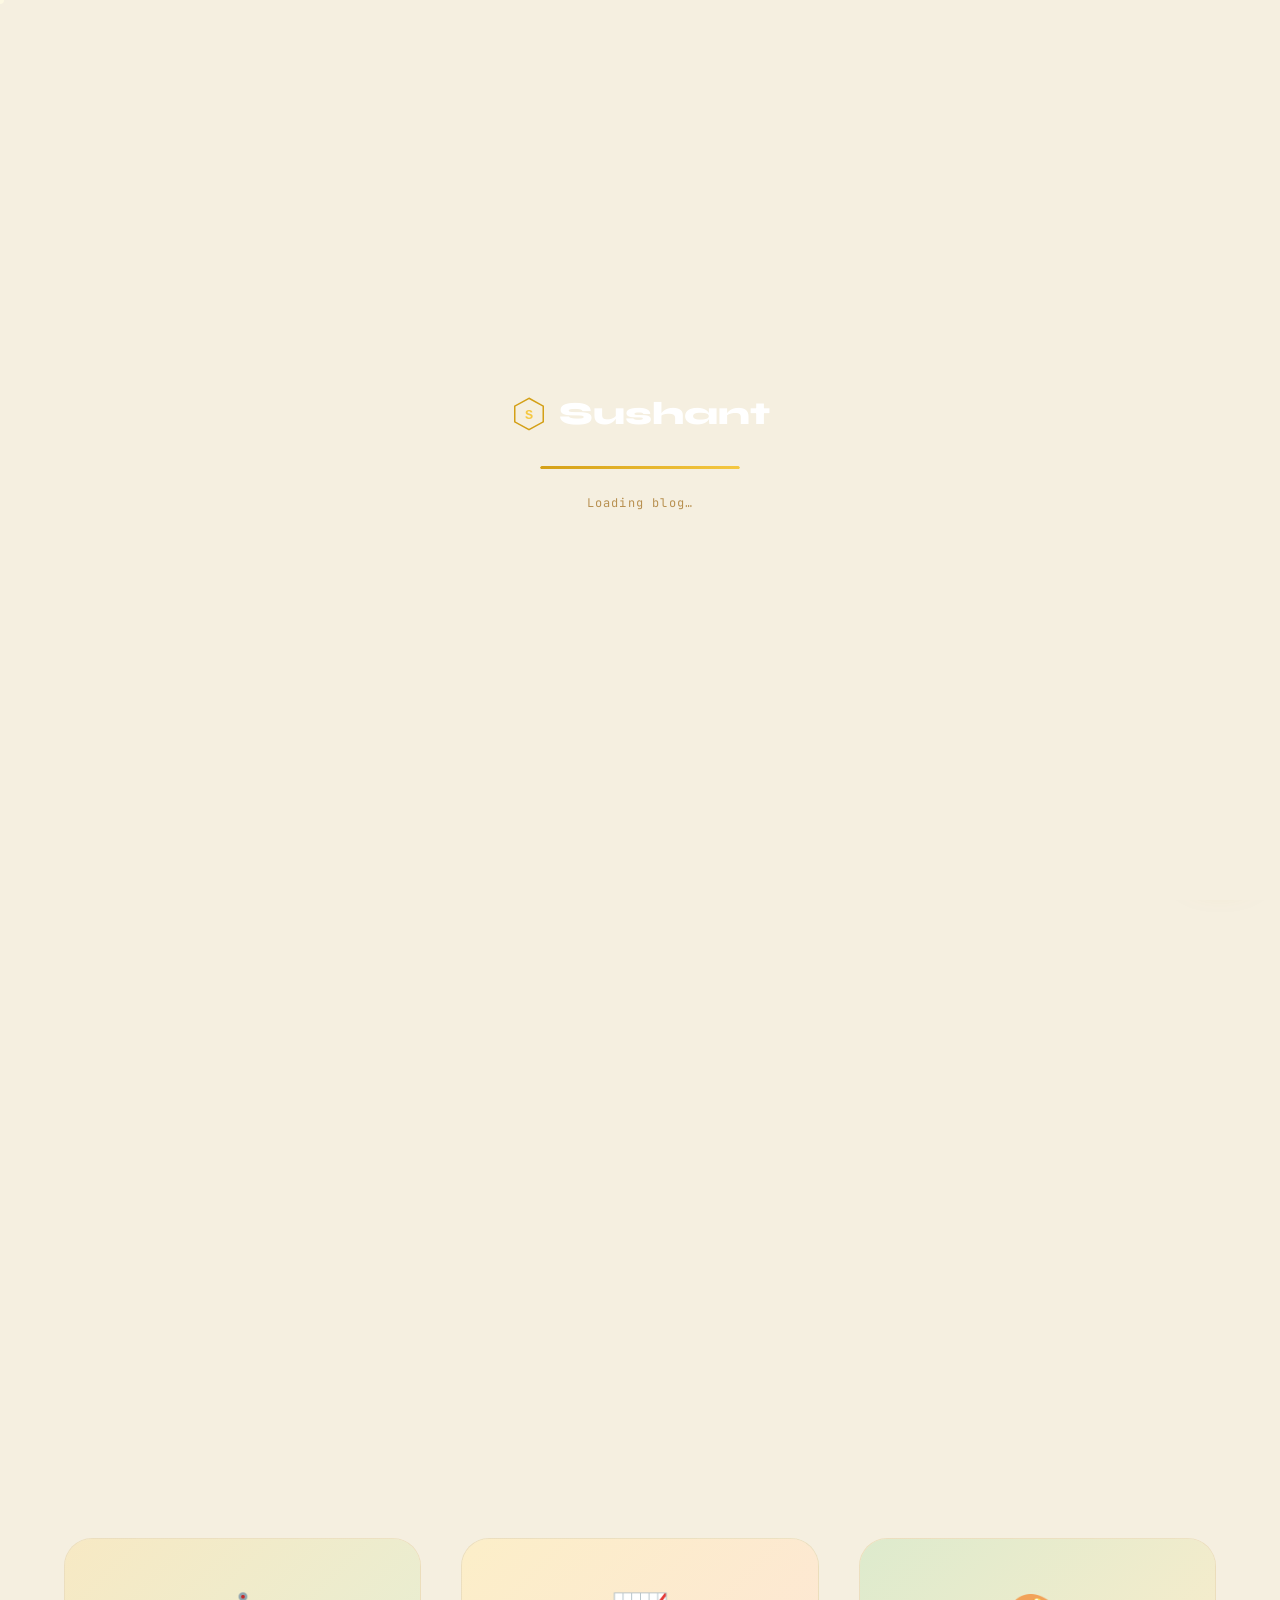
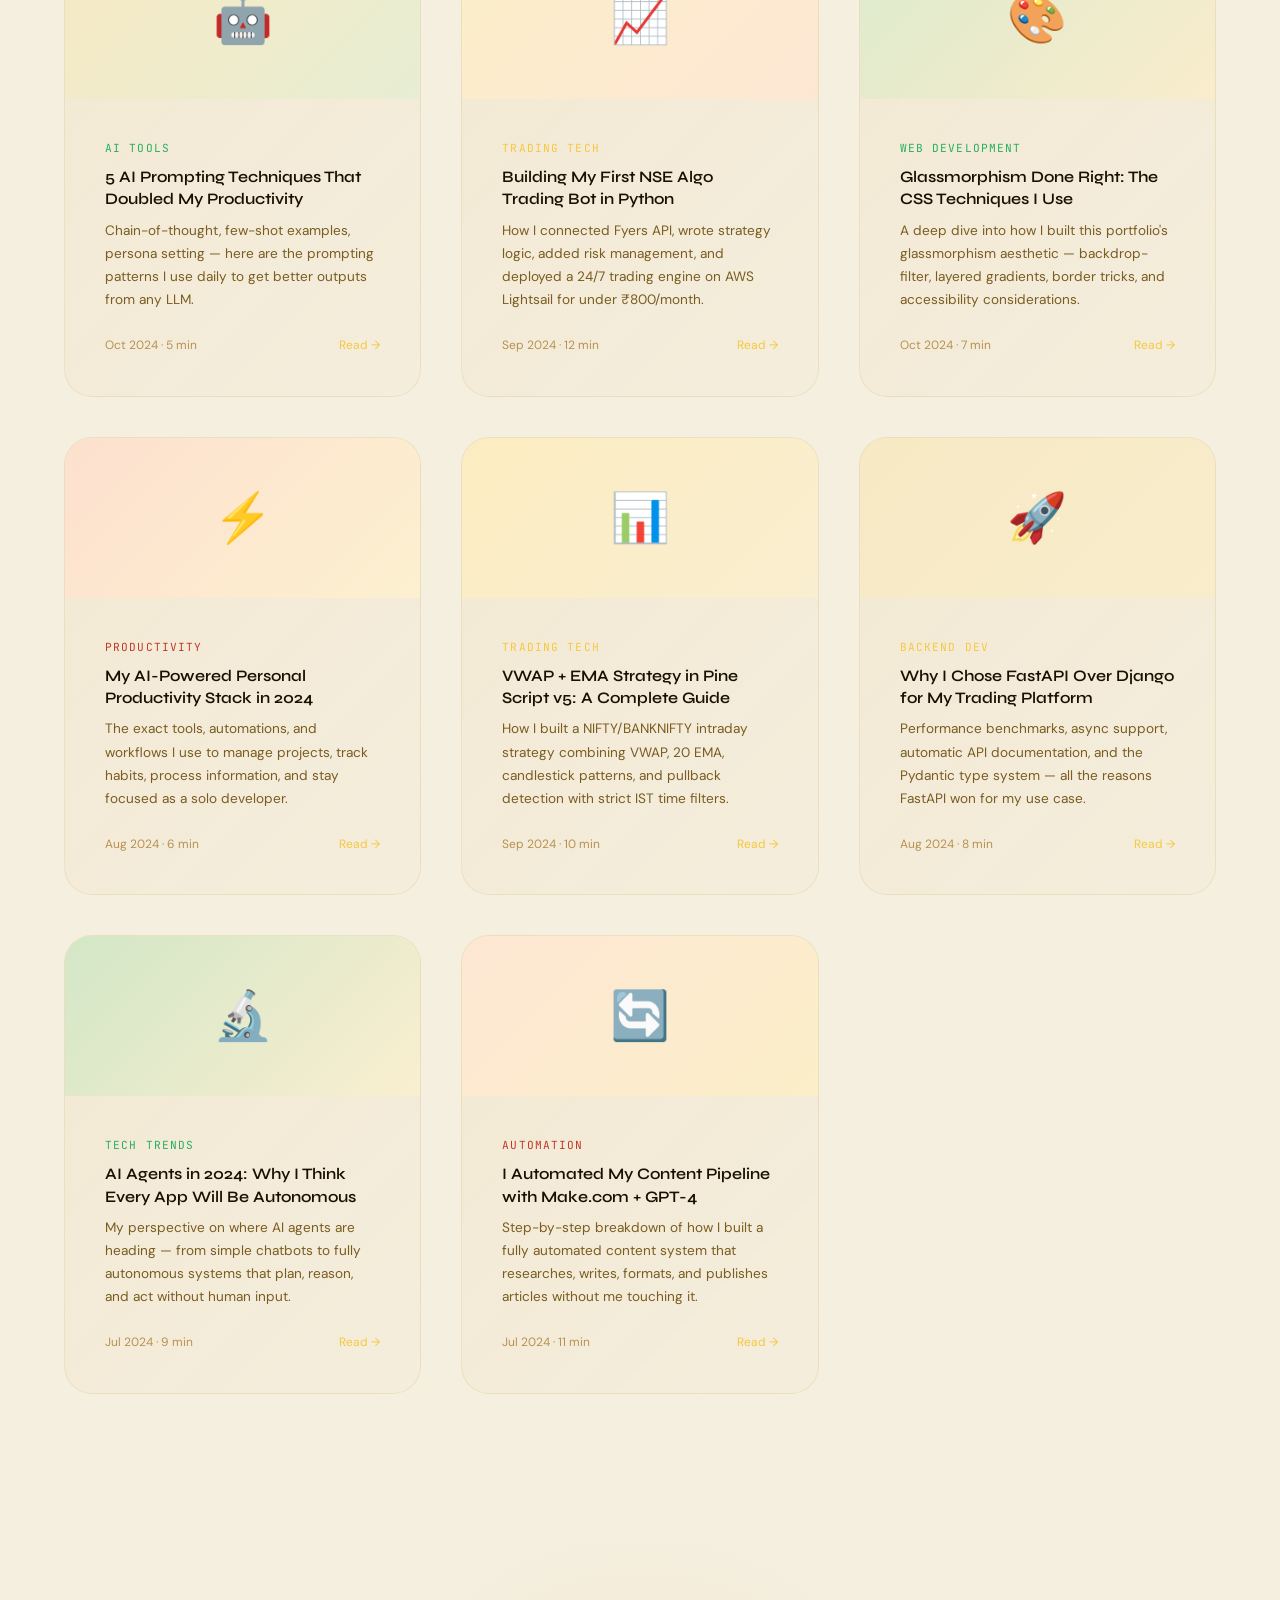
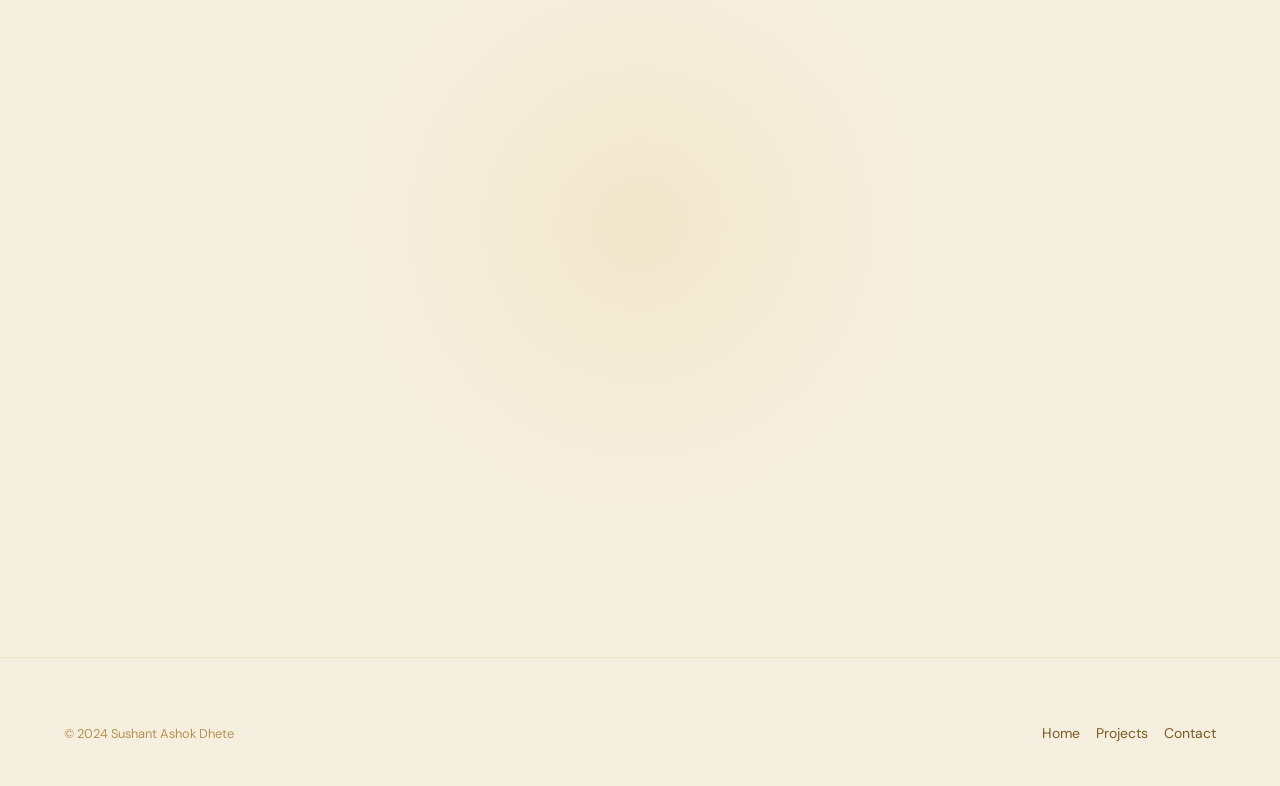
<file: blog.html>
<!DOCTYPE html>
<html lang="en" data-theme="dark">
<head>
  <meta charset="UTF-8"/><meta name="viewport" content="width=device-width, initial-scale=1.0"/>
  <meta name="description" content="Blog by Sushant Ashok Dhete — Articles on AI, Web Development, Automation, and Tech."/>
  <title>Blog — Sushant Ashok Dhete</title>
  <link rel="stylesheet" href="css/style.css"/>
  <link rel="stylesheet" href="css/animations.css"/>
  <link rel="stylesheet" href="css/responsive.css"/>
</head>
<body>
<div id="loader" class="loader"><div class="loader-logo-wrap"><svg width="36" height="36" viewBox="0 0 48 48" fill="none"><polygon points="24,3 43,13.5 43,34.5 24,45 5,34.5 5,13.5" fill="none" stroke="#d4a017" stroke-width="2"/><text x="24" y="30" text-anchor="middle" font-family="Courier New,monospace" font-size="18" font-weight="700" fill="#f5c842">S</text></svg><span class="loader-logo-text">Sushant</span></div><div class="loader-bar"><div class="loader-fill"></div></div><span class="loader-text">Loading blog…</span></div>
<nav id="nav" class="nav">
  <div class="container nav-inner">
    <a href="index.html" class="nav-logo" style="display:flex;align-items:center;gap:10px;text-decoration:none"><svg width="30" height="30" viewBox="0 0 48 48" fill="none" xmlns="http://www.w3.org/2000/svg"><polygon points="24,3 43,13.5 43,34.5 24,45 5,34.5 5,13.5" fill="none" stroke="#d4a017" stroke-width="2"/><text x="24" y="30" text-anchor="middle" font-family="Courier New,monospace" font-size="18" font-weight="700" fill="#f5c842">S</text></svg><span class="nav-logo-text">Sushant</span></a>
    <ul class="nav-links">
      <li><a href="index.html" class="nav-link">Home</a></li><li><a href="about.html" class="nav-link">About</a></li>
      <li><a href="skills.html" class="nav-link">Skills</a></li><li><a href="projects.html" class="nav-link">Projects</a></li>
      <li><a href="certifications.html" class="nav-link">Certs</a></li><li><a href="blog.html" class="nav-link active">Blog</a></li>
      <li><a href="contact.html" class="nav-link">Contact</a></li>
    </ul>
    <div class="nav-actions">
      <button id="theme-toggle" class="theme-toggle">☀️</button>
      <a href="resume.html" class="btn btn-primary" style="padding:0.55rem 1.2rem;font-size:0.85rem">Resume</a>
      <button id="hamburger" class="hamburger"><span></span><span></span><span></span></button>
    </div>
  </div>
</nav>
<nav id="mobile-nav" class="mobile-nav">
  <a href="index.html" class="nav-link">Home</a><a href="about.html" class="nav-link">About</a>
  <a href="skills.html" class="nav-link">Skills</a><a href="projects.html" class="nav-link">Projects</a>
  <a href="certifications.html" class="nav-link">Certs</a><a href="blog.html" class="nav-link">Blog</a>
  <a href="contact.html" class="nav-link">Contact</a><a href="resume.html" class="btn btn-primary">Resume</a>
</nav>

<section class="page-hero">
  <div class="hero-bg" style="position:absolute;inset:0;pointer-events:none"><div class="hero-gradient"></div><div class="hero-grid"></div></div>
  <div class="container">
    <div class="section-tag" style="justify-content:center">// Thoughts & Articles</div>
    <h1 class="text-hero hero-enter-1">My <span class="grad-text">Blog</span></h1>
    <p class="hero-enter-2" style="color:var(--clr-text-muted);max-width:520px;margin:1rem auto 0">Insights on AI, web development, automation, and the future of technology — written by Sushant Ashok Dhete.</p>
    <div class="breadcrumb hero-enter-3"><a href="index.html">Home</a><span>/</span><span>Blog</span></div>
  </div>
</section>

<main>
<section class="section">
  <div class="container">

    <!-- Search -->
    <div class="search-bar reveal" style="max-width:520px">
      <span class="search-icon">🔍</span>
      <input id="blog-search" class="search-input" type="text" placeholder="Search articles…" aria-label="Search blog posts"/>
    </div>

    <!-- Category Filter -->
    <div class="projects-filter reveal" style="margin-bottom:var(--space-xl)">
      <button class="filter-btn active" data-blog-filter="all">All</button>
      <button class="filter-btn" data-blog-filter="ai">🤖 AI Tools</button>
      <button class="filter-btn" data-blog-filter="webdev">🌐 Web Dev</button>
      <button class="filter-btn" data-blog-filter="productivity">⚡ Productivity</button>
      <button class="filter-btn" data-blog-filter="trading">📈 Trading</button>
      <button class="filter-btn" data-blog-filter="tech">🔬 Tech Trends</button>
    </div>

    <!-- Featured Post -->
    <div class="reveal" style="margin-bottom:var(--space-xl)">
      <div class="glass" style="padding:var(--space-xl);border-radius:var(--r-xl);border:1px solid rgba(212,160,23,0.18);position:relative;overflow:hidden" data-keywords="ai llm prompt engineering chatgpt claude gemini">
        <div style="position:absolute;top:0;right:0;width:300px;height:300px;background:radial-gradient(circle,rgba(212,160,23,0.10) 0%,transparent 70%);pointer-events:none"></div>
        <div style="position:relative;z-index:1">
          <div class="flex gap-sm" style="margin-bottom:var(--space-md)">
            <span class="tag tag-blue">Featured</span>
            <span class="tag tag-gold">🤖 AI Tools</span>
          </div>
          <h2 class="text-h1" style="margin-bottom:var(--space-sm);max-width:700px">
            How I Use Claude, GPT-4 &amp; Gemini Together to Build Faster
          </h2>
          <p style="color:var(--clr-text-muted);max-width:650px;line-height:1.8;margin-bottom:var(--space-lg)">
            After hundreds of hours of working with multiple LLMs simultaneously, I've developed a workflow that uses each model's strengths for specific tasks — Claude for reasoning and long-form writing, GPT-4 for code generation, and Gemini for research. Here's my exact setup.
          </p>
          <div class="flex gap-md" style="align-items:center;flex-wrap:wrap">
            <div class="blog-meta">
              <span>✍️ Sushant Ashok Dhete</span>
              <span style="margin:0 0.5rem">·</span>
              <span>November 2024</span>
              <span style="margin:0 0.5rem">·</span>
              <span>8 min read</span>
            </div>
            <a href="#" class="btn btn-primary" style="font-size:0.85rem">Read Article →</a>
          </div>
        </div>
      </div>
    </div>

    <!-- Blog Grid -->
    <div class="blog-grid" id="blog-grid">

      <article class="blog-card" data-keywords="ai tools chatgpt automation workflow" data-category="ai">
        <div class="blog-thumb"><div class="blog-thumb-bg" style="background:linear-gradient(135deg,rgba(212,160,23,0.14),rgba(39,174,96,0.1))"></div><span class="blog-thumb-icon">🤖</span></div>
        <div class="blog-body">
          <div class="blog-category">AI Tools</div>
          <h3 class="blog-title">5 AI Prompting Techniques That Doubled My Productivity</h3>
          <p class="blog-excerpt">Chain-of-thought, few-shot examples, persona setting — here are the prompting patterns I use daily to get better outputs from any LLM.</p>
          <div class="blog-meta"><span>Oct 2024 · 5 min</span><a href="#" style="color:var(--clr-primary-glow)">Read →</a></div>
        </div>
      </article>

      <article class="blog-card" data-keywords="trading nse algorithm python fyers pine script" data-category="trading">
        <div class="blog-thumb"><div class="blog-thumb-bg" style="background:linear-gradient(135deg,rgba(245,200,66,0.15),rgba(255,107,107,0.1))"></div><span class="blog-thumb-icon">📈</span></div>
        <div class="blog-body">
          <div class="blog-category" style="color:var(--clr-gold)">Trading Tech</div>
          <h3 class="blog-title">Building My First NSE Algo Trading Bot in Python</h3>
          <p class="blog-excerpt">How I connected Fyers API, wrote strategy logic, added risk management, and deployed a 24/7 trading engine on AWS Lightsail for under ₹800/month.</p>
          <div class="blog-meta"><span>Sep 2024 · 12 min</span><a href="#" style="color:var(--clr-primary-glow)">Read →</a></div>
        </div>
      </article>

      <article class="blog-card" data-keywords="web development css animation glassmorphism portfolio" data-category="webdev">
        <div class="blog-thumb"><div class="blog-thumb-bg" style="background:linear-gradient(135deg,rgba(39,174,96,0.15),rgba(212,160,23,0.10))"></div><span class="blog-thumb-icon">🎨</span></div>
        <div class="blog-body">
          <div class="blog-category" style="color:var(--clr-accent)">Web Development</div>
          <h3 class="blog-title">Glassmorphism Done Right: The CSS Techniques I Use</h3>
          <p class="blog-excerpt">A deep dive into how I built this portfolio's glassmorphism aesthetic — backdrop-filter, layered gradients, border tricks, and accessibility considerations.</p>
          <div class="blog-meta"><span>Oct 2024 · 7 min</span><a href="#" style="color:var(--clr-primary-glow)">Read →</a></div>
        </div>
      </article>

      <article class="blog-card" data-keywords="productivity system automation notion habit tracking morning routine" data-category="productivity">
        <div class="blog-thumb"><div class="blog-thumb-bg" style="background:linear-gradient(135deg,rgba(255,107,107,0.15),rgba(245,200,66,0.1))"></div><span class="blog-thumb-icon">⚡</span></div>
        <div class="blog-body">
          <div class="blog-category" style="color:var(--clr-accent2)">Productivity</div>
          <h3 class="blog-title">My AI-Powered Personal Productivity Stack in 2024</h3>
          <p class="blog-excerpt">The exact tools, automations, and workflows I use to manage projects, track habits, process information, and stay focused as a solo developer.</p>
          <div class="blog-meta"><span>Aug 2024 · 6 min</span><a href="#" style="color:var(--clr-primary-glow)">Read →</a></div>
        </div>
      </article>

      <article class="blog-card" data-keywords="pine script tradingview indicator strategy vwap ema" data-category="trading">
        <div class="blog-thumb"><div class="blog-thumb-bg" style="background:linear-gradient(135deg,rgba(245,200,66,0.2),rgba(212,160,23,0.08))"></div><span class="blog-thumb-icon">📊</span></div>
        <div class="blog-body">
          <div class="blog-category" style="color:var(--clr-gold)">Trading Tech</div>
          <h3 class="blog-title">VWAP + EMA Strategy in Pine Script v5: A Complete Guide</h3>
          <p class="blog-excerpt">How I built a NIFTY/BANKNIFTY intraday strategy combining VWAP, 20 EMA, candlestick patterns, and pullback detection with strict IST time filters.</p>
          <div class="blog-meta"><span>Sep 2024 · 10 min</span><a href="#" style="color:var(--clr-primary-glow)">Read →</a></div>
        </div>
      </article>

      <article class="blog-card" data-keywords="fastapi python backend rest api deployment aws" data-category="webdev">
        <div class="blog-thumb"><div class="blog-thumb-bg" style="background:linear-gradient(135deg,rgba(212,160,23,0.14),rgba(212,160,23,0.10))"></div><span class="blog-thumb-icon">🚀</span></div>
        <div class="blog-body">
          <div class="blog-category" style="color:var(--clr-primary-glow)">Backend Dev</div>
          <h3 class="blog-title">Why I Chose FastAPI Over Django for My Trading Platform</h3>
          <p class="blog-excerpt">Performance benchmarks, async support, automatic API documentation, and the Pydantic type system — all the reasons FastAPI won for my use case.</p>
          <div class="blog-meta"><span>Aug 2024 · 8 min</span><a href="#" style="color:var(--clr-primary-glow)">Read →</a></div>
        </div>
      </article>

      <article class="blog-card" data-keywords="ai future technology trends 2024 llm agent automation" data-category="tech">
        <div class="blog-thumb"><div class="blog-thumb-bg" style="background:linear-gradient(135deg,rgba(39,174,96,0.2),rgba(212,160,23,0.08))"></div><span class="blog-thumb-icon">🔬</span></div>
        <div class="blog-body">
          <div class="blog-category" style="color:var(--clr-accent)">Tech Trends</div>
          <h3 class="blog-title">AI Agents in 2024: Why I Think Every App Will Be Autonomous</h3>
          <p class="blog-excerpt">My perspective on where AI agents are heading — from simple chatbots to fully autonomous systems that plan, reason, and act without human input.</p>
          <div class="blog-meta"><span>Jul 2024 · 9 min</span><a href="#" style="color:var(--clr-primary-glow)">Read →</a></div>
        </div>
      </article>

      <article class="blog-card" data-keywords="make automation workflow zapier no-code content" data-category="productivity">
        <div class="blog-thumb"><div class="blog-thumb-bg" style="background:linear-gradient(135deg,rgba(255,107,107,0.1),rgba(245,200,66,0.15))"></div><span class="blog-thumb-icon">🔄</span></div>
        <div class="blog-body">
          <div class="blog-category" style="color:var(--clr-accent2)">Automation</div>
          <h3 class="blog-title">I Automated My Content Pipeline with Make.com + GPT-4</h3>
          <p class="blog-excerpt">Step-by-step breakdown of how I built a fully automated content system that researches, writes, formats, and publishes articles without me touching it.</p>
          <div class="blog-meta"><span>Jul 2024 · 11 min</span><a href="#" style="color:var(--clr-primary-glow)">Read →</a></div>
        </div>
      </article>

    </div><!-- /blog-grid -->

  </div>
</section>

<!-- Newsletter CTA -->
<section class="cta-section">
  <div class="container reveal">
    <div class="section-tag" style="justify-content:center">// Stay Updated</div>
    <h2 class="text-h1" style="margin-bottom:var(--space-md)">Enjoyed the content?</h2>
    <p style="color:var(--clr-text-muted);margin-bottom:var(--space-lg);max-width:480px;margin-left:auto;margin-right:auto">Follow me on social media for the latest articles, project updates, and tech insights.</p>
    <div class="flex-center gap-md" style="flex-wrap:wrap">
      <a href="https://linkedin.com/in/sushant-ashok-dhete" target="_blank" rel="noopener" class="btn btn-primary">🔗 Follow on LinkedIn</a>
      <a href="https://github.com/sushantdhete" target="_blank" rel="noopener" class="btn btn-outline">💻 Follow on GitHub</a>
    </div>
  </div>
</section>
</main>

<footer class="footer"><div class="container"><div class="footer-bottom" style="border-top:none;padding-top:0"><span class="footer-copy">© 2024 Sushant Ashok Dhete</span><div class="flex gap-sm"><a href="index.html" class="footer-link" style="margin:0">Home</a><a href="projects.html" class="footer-link" style="margin:0">Projects</a><a href="contact.html" class="footer-link" style="margin:0">Contact</a></div></div></div></footer>
<div class="ai-widget"><div id="ai-chat" class="ai-chat"><div class="ai-chat-header"><div class="ai-chat-avatar">🤖</div><div><div class="ai-chat-name">AI Assistant</div><div class="ai-chat-status">● Online</div></div></div><div id="ai-messages" class="ai-messages"><div class="ai-msg ai-msg-bot">📰 Use the search bar to find specific articles!</div></div><div class="ai-chat-input"><input id="ai-input" class="ai-input" type="text" placeholder="Ask me anything…"/><button id="ai-send" class="ai-send">➤</button></div></div><button id="ai-widget-btn" class="ai-btn">🤖</button></div>
<button id="back-top" class="back-top">↑</button>
<script src="js/main.js"></script>
<script src="js/animations.js"></script>
<script>
// Blog category filter
document.querySelectorAll('[data-blog-filter]').forEach(btn=>{
  btn.addEventListener('click',()=>{
    document.querySelectorAll('[data-blog-filter]').forEach(b=>b.classList.remove('active'));
    btn.classList.add('active');
    const f=btn.dataset.blogFilter;
    document.querySelectorAll('#blog-grid .blog-card').forEach(card=>{
      const show = f==='all'||card.dataset.category===f;
      card.style.display=show?'':'none';
    });
  });
});
</script>
</body>
</html>
</file>
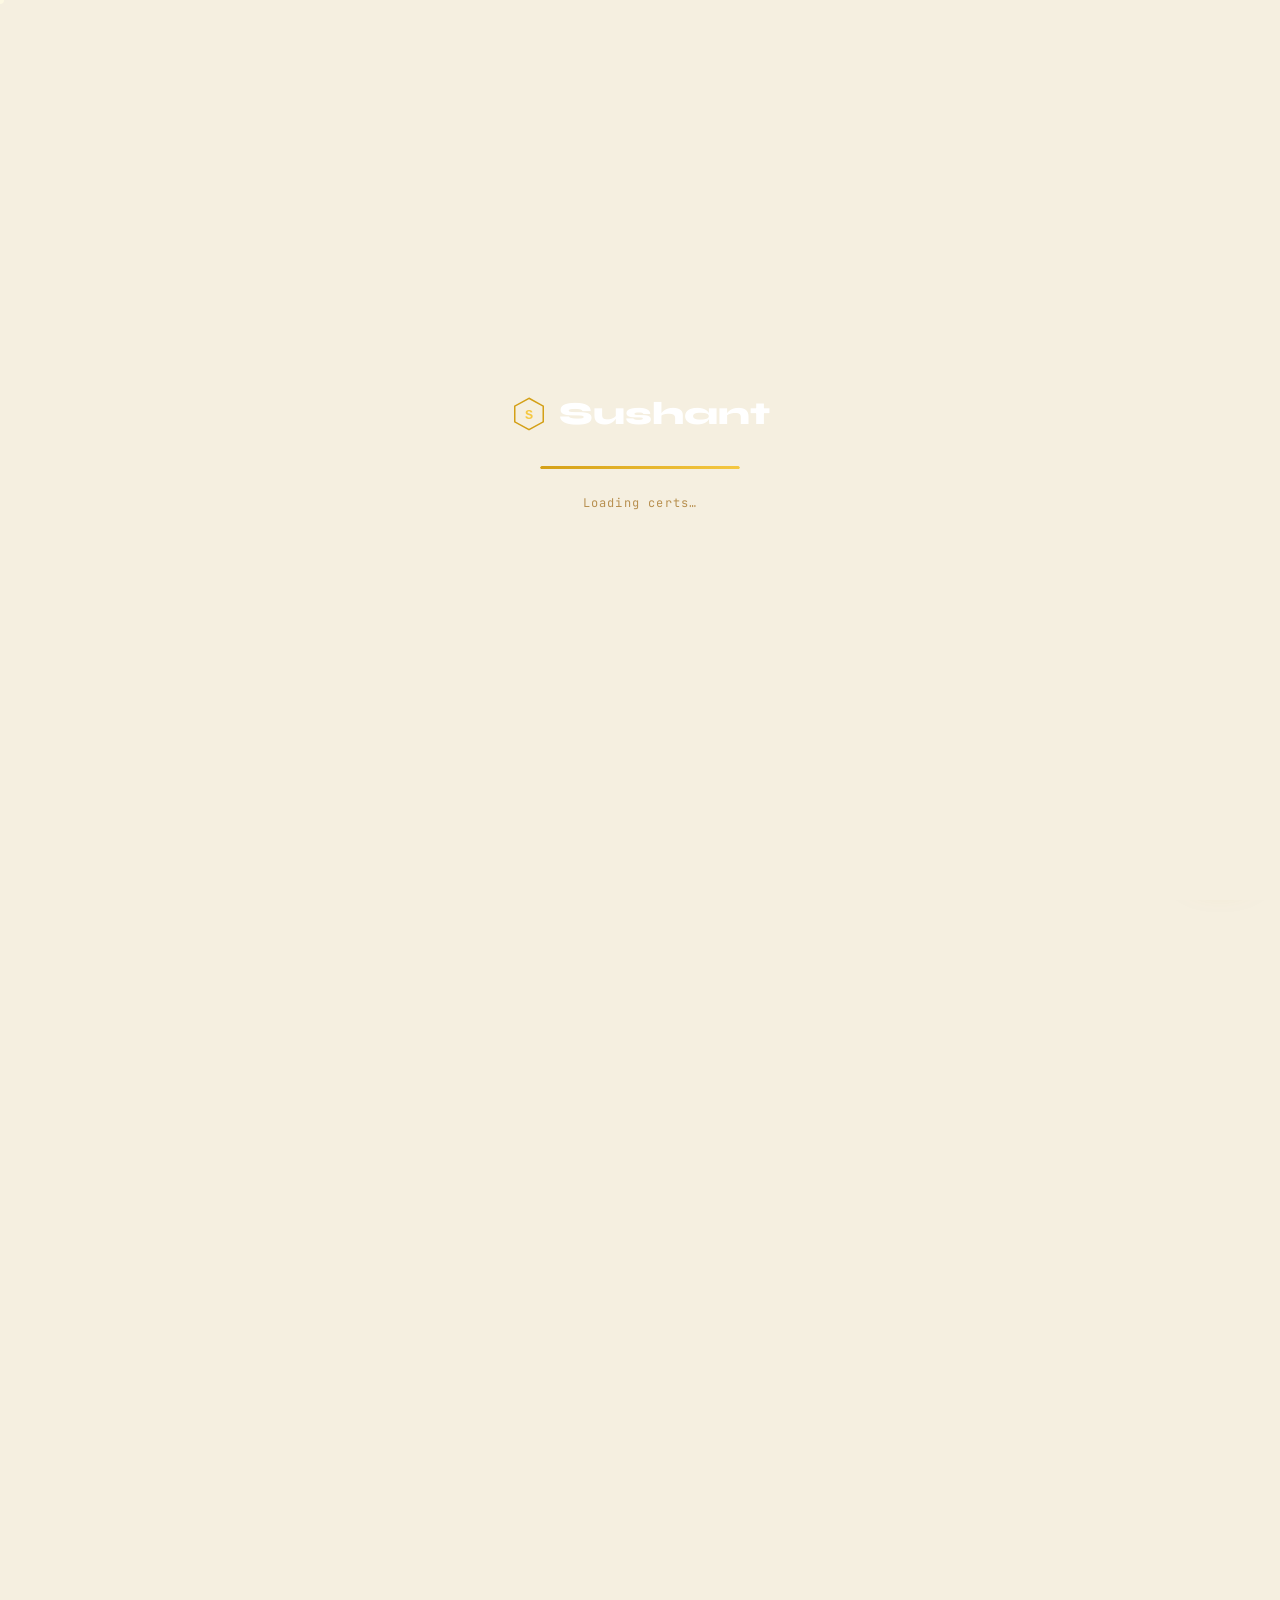
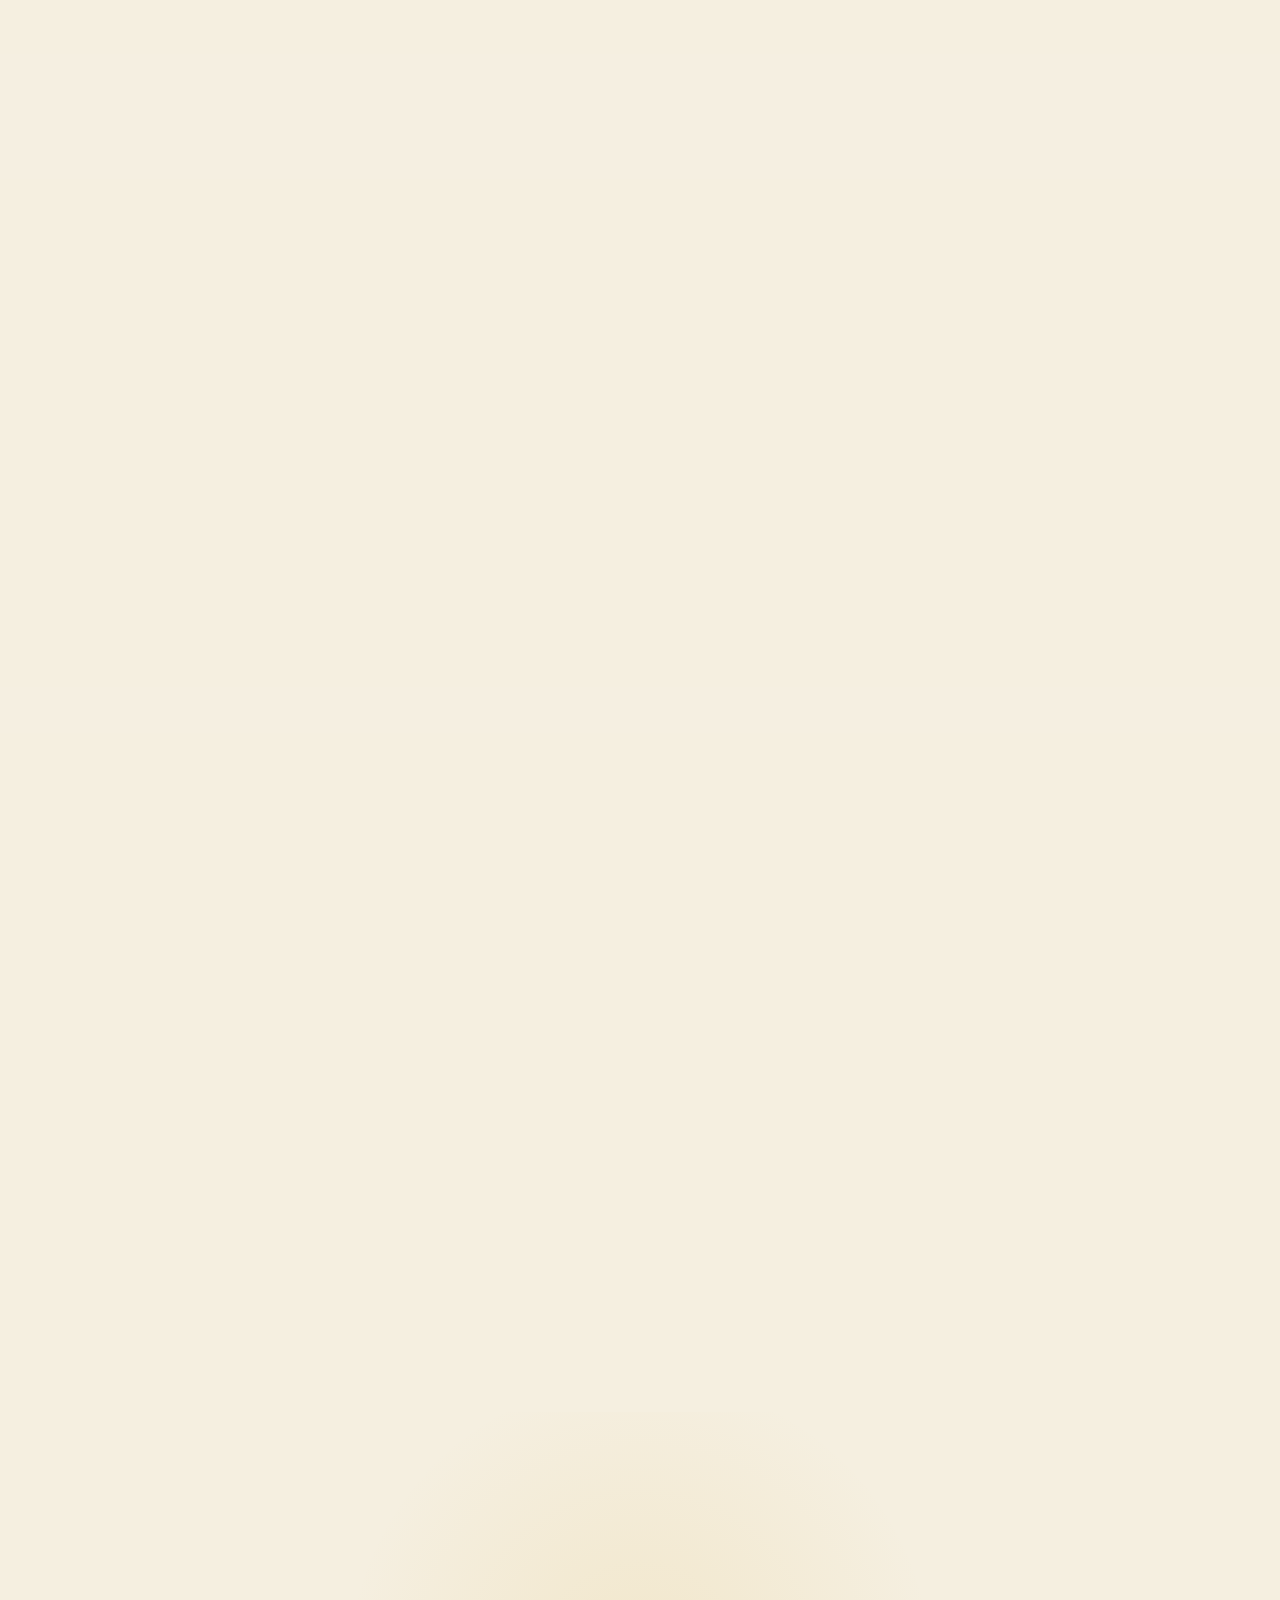
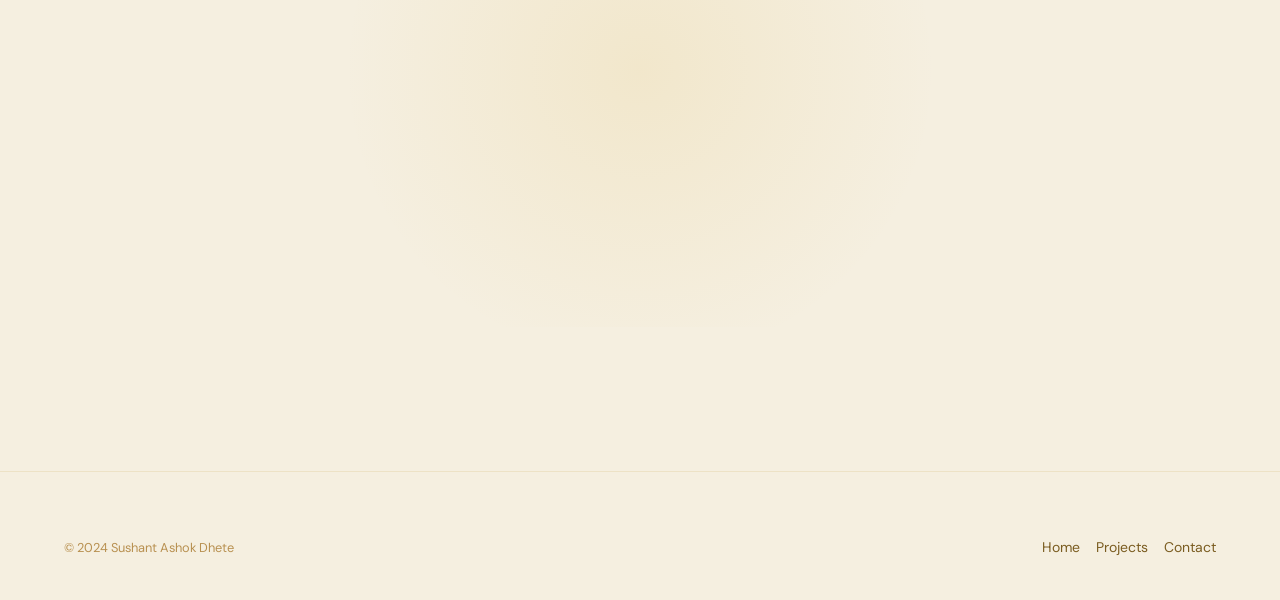
<file: certifications.html>
<!DOCTYPE html>
<html lang="en" data-theme="dark">
<head>
  <meta charset="UTF-8"/><meta name="viewport" content="width=device-width, initial-scale=1.0"/>
  <meta name="description" content="Certifications earned by Sushant Ashok Dhete in AI, Web Development, Python and more."/>
  <title>Certifications — Sushant Ashok Dhete</title>
  <link rel="stylesheet" href="css/style.css"/>
  <link rel="stylesheet" href="css/animations.css"/>
  <link rel="stylesheet" href="css/responsive.css"/>
</head>
<body>
<div id="loader" class="loader"><div class="loader-logo-wrap"><svg width="36" height="36" viewBox="0 0 48 48" fill="none"><polygon points="24,3 43,13.5 43,34.5 24,45 5,34.5 5,13.5" fill="none" stroke="#d4a017" stroke-width="2"/><text x="24" y="30" text-anchor="middle" font-family="Courier New,monospace" font-size="18" font-weight="700" fill="#f5c842">S</text></svg><span class="loader-logo-text">Sushant</span></div><div class="loader-bar"><div class="loader-fill"></div></div><span class="loader-text">Loading certs…</span></div>
<nav id="nav" class="nav">
  <div class="container nav-inner">
    <a href="index.html" class="nav-logo" style="display:flex;align-items:center;gap:10px;text-decoration:none"><svg width="30" height="30" viewBox="0 0 48 48" fill="none" xmlns="http://www.w3.org/2000/svg"><polygon points="24,3 43,13.5 43,34.5 24,45 5,34.5 5,13.5" fill="none" stroke="#d4a017" stroke-width="2"/><text x="24" y="30" text-anchor="middle" font-family="Courier New,monospace" font-size="18" font-weight="700" fill="#f5c842">S</text></svg><span class="nav-logo-text">Sushant</span></a>
    <ul class="nav-links">
      <li><a href="index.html" class="nav-link">Home</a></li><li><a href="about.html" class="nav-link">About</a></li>
      <li><a href="skills.html" class="nav-link">Skills</a></li><li><a href="projects.html" class="nav-link">Projects</a></li>
      <li><a href="certifications.html" class="nav-link active">Certs</a></li><li><a href="blog.html" class="nav-link">Blog</a></li>
      <li><a href="contact.html" class="nav-link">Contact</a></li>
    </ul>
    <div class="nav-actions">
      <button id="theme-toggle" class="theme-toggle">☀️</button>
      <a href="resume.html" class="btn btn-primary" style="padding:0.55rem 1.2rem;font-size:0.85rem">Resume</a>
      <button id="hamburger" class="hamburger"><span></span><span></span><span></span></button>
    </div>
  </div>
</nav>
<nav id="mobile-nav" class="mobile-nav">
  <a href="index.html" class="nav-link">Home</a><a href="about.html" class="nav-link">About</a>
  <a href="skills.html" class="nav-link">Skills</a><a href="projects.html" class="nav-link">Projects</a>
  <a href="certifications.html" class="nav-link">Certs</a><a href="blog.html" class="nav-link">Blog</a>
  <a href="contact.html" class="nav-link">Contact</a><a href="resume.html" class="btn btn-primary">Resume</a>
</nav>

<section class="page-hero">
  <div class="hero-bg" style="position:absolute;inset:0;pointer-events:none"><div class="hero-gradient"></div><div class="hero-grid"></div></div>
  <div class="container">
    <div class="section-tag" style="justify-content:center">// Achievements</div>
    <h1 class="text-hero hero-enter-1">My <span class="grad-text">Certifications</span></h1>
    <p class="hero-enter-2" style="color:var(--clr-text-muted);max-width:520px;margin:1rem auto 0">Verified credentials from globally recognized platforms that validate my expertise in AI, development, and automation.</p>
    <div class="breadcrumb hero-enter-3"><a href="index.html">Home</a><span>/</span><span>Certifications</span></div>
  </div>
</section>

<main>
<!-- Stats -->
<section class="section" style="padding-bottom:2rem">
  <div class="container">
    <div class="stats-grid reveal">
      <div class="stat-card"><div class="stat-number" data-count="8" data-suffix="+">0+</div><div class="stat-label">Certifications Earned</div></div>
      <div class="stat-card"><div class="stat-number" data-count="5" data-suffix="">0</div><div class="stat-label">Platforms</div></div>
      <div class="stat-card"><div class="stat-number" data-count="4" data-suffix="">0</div><div class="stat-label">Domains Covered</div></div>
      <div class="stat-card"><div class="stat-number" data-count="2024" data-suffix="">0</div><div class="stat-label">Latest Year</div></div>
    </div>
  </div>
</section>

<!-- AI & ML Certs -->
<section class="section" style="padding-top:2rem">
  <div class="container">
    <div class="section-header reveal">
      <div class="section-tag">// AI & Machine Learning</div>
      <h2 class="text-h1">AI Certifications</h2>
    </div>
    <div class="cert-grid">
      <div class="cert-card reveal" data-cert='{"name":"ChatGPT Prompt Engineering for Developers","issuer":"DeepLearning.AI","img":"assets/certificates/placeholder.svg"}'>
        <div class="cert-icon">🤖</div>
        <div class="cert-name">ChatGPT Prompt Engineering for Developers</div>
        <div class="cert-issuer">DeepLearning.AI × OpenAI</div>
        <div class="cert-date">2024</div>
        <div style="margin-top:var(--space-sm)"><span class="tag tag-blue">AI</span></div>
      </div>
      <div class="cert-card reveal reveal-delay-1" data-cert='{"name":"Generative AI Fundamentals","issuer":"Google Cloud","img":"assets/certificates/placeholder.svg"}'>
        <div class="cert-icon">🧠</div>
        <div class="cert-name">Generative AI Fundamentals</div>
        <div class="cert-issuer">Google Cloud Skills Boost</div>
        <div class="cert-date">2024</div>
        <div style="margin-top:var(--space-sm)"><span class="tag tag-blue">GenAI</span></div>
      </div>
      <div class="cert-card reveal reveal-delay-2" data-cert='{"name":"AI For Everyone","issuer":"Coursera — Andrew Ng","img":"assets/certificates/placeholder.svg"}'>
        <div class="cert-icon">🌐</div>
        <div class="cert-name">AI For Everyone</div>
        <div class="cert-issuer">Coursera — Andrew Ng</div>
        <div class="cert-date">2023</div>
        <div style="margin-top:var(--space-sm)"><span class="tag tag-blue">AI</span></div>
      </div>
    </div>
  </div>
</section>

<!-- Web Dev Certs -->
<section class="section" style="background:rgba(255,255,255,0.015);padding-top:var(--space-lg)">
  <div class="container">
    <div class="section-header reveal">
      <div class="section-tag">// Web Development</div>
      <h2 class="text-h1">Web Dev Certifications</h2>
    </div>
    <div class="cert-grid">
      <div class="cert-card reveal" data-cert='{"name":"Responsive Web Design","issuer":"freeCodeCamp","img":"assets/certificates/placeholder.svg"}'>
        <div class="cert-icon">🎨</div>
        <div class="cert-name">Responsive Web Design</div>
        <div class="cert-issuer">freeCodeCamp</div>
        <div class="cert-date">2023</div>
        <div style="margin-top:var(--space-sm)"><span class="tag tag-green">Web</span></div>
      </div>
      <div class="cert-card reveal reveal-delay-1" data-cert='{"name":"JavaScript Algorithms & Data Structures","issuer":"freeCodeCamp","img":"assets/certificates/placeholder.svg"}'>
        <div class="cert-icon">⚡</div>
        <div class="cert-name">JavaScript Algorithms &amp; Data Structures</div>
        <div class="cert-issuer">freeCodeCamp</div>
        <div class="cert-date">2023</div>
        <div style="margin-top:var(--space-sm)"><span class="tag tag-green">JS</span></div>
      </div>
      <div class="cert-card reveal reveal-delay-2" data-cert='{"name":"Front End Development Libraries","issuer":"freeCodeCamp","img":"assets/certificates/placeholder.svg"}'>
        <div class="cert-icon">🌟</div>
        <div class="cert-name">Front End Development Libraries</div>
        <div class="cert-issuer">freeCodeCamp</div>
        <div class="cert-date">2024</div>
        <div style="margin-top:var(--space-sm)"><span class="tag tag-green">React</span></div>
      </div>
    </div>
  </div>
</section>

<!-- Python & Automation -->
<section class="section" style="padding-top:var(--space-lg)">
  <div class="container">
    <div class="section-header reveal">
      <div class="section-tag">// Python & Automation</div>
      <h2 class="text-h1">Python Certifications</h2>
    </div>
    <div class="cert-grid">
      <div class="cert-card reveal" data-cert='{"name":"Python for Everybody","issuer":"University of Michigan — Coursera","img":"assets/certificates/placeholder.svg"}'>
        <div class="cert-icon">🐍</div>
        <div class="cert-name">Python for Everybody</div>
        <div class="cert-issuer">University of Michigan — Coursera</div>
        <div class="cert-date">2023</div>
        <div style="margin-top:var(--space-sm)"><span class="tag tag-gold">Python</span></div>
      </div>
      <div class="cert-card reveal reveal-delay-1" data-cert='{"name":"Automate the Boring Stuff with Python","issuer":"Udemy","img":"assets/certificates/placeholder.svg"}'>
        <div class="cert-icon">⚙️</div>
        <div class="cert-name">Automate the Boring Stuff</div>
        <div class="cert-issuer">Udemy — Al Sweigart</div>
        <div class="cert-date">2023</div>
        <div style="margin-top:var(--space-sm)"><span class="tag tag-gold">Automation</span></div>
      </div>
    </div>
  </div>
</section>

<!-- CTA -->
<section class="cta-section">
  <div class="container reveal">
    <h2 class="text-h1" style="margin-bottom:var(--space-md)">Always learning, always growing 🚀</h2>
    <p style="color:var(--clr-text-muted);margin-bottom:var(--space-lg);max-width:480px;margin-left:auto;margin-right:auto">Continuous education is at the core of my identity as a developer. New certifications are always in progress.</p>
    <a href="contact.html" class="btn btn-primary">📩 Let's Connect</a>
  </div>
</section>
</main>

<!-- Cert Preview Modal -->
<div id="cert-modal" class="modal-overlay" role="dialog" aria-modal="true">
  <div class="modal" style="max-width:560px">
    <div class="modal-header">
      <div>
        <h2 class="text-h2" id="cert-modal-name">Certificate</h2>
        <p id="cert-modal-issuer" style="color:var(--clr-text-muted);font-size:0.9rem"></p>
      </div>
      <button class="modal-close" onclick="closeModal('cert-modal')">✕</button>
    </div>
    <div class="modal-body">
      <div style="background:var(--clr-surface2);border-radius:var(--r-lg);overflow:hidden;margin-bottom:var(--space-lg);border:1px solid var(--clr-border)">
        <!-- Certificate placeholder visual -->
        <div style="padding:var(--space-xl) var(--space-lg);text-align:center;background:linear-gradient(135deg,rgba(212,160,23,0.08),rgba(39,174,96,0.08))">
          <div style="font-size:3rem;margin-bottom:var(--space-sm)">🏆</div>
          <div style="font-family:var(--font-display);font-size:1.1rem;font-weight:700;margin-bottom:0.4rem" id="cert-modal-name-inner">Certificate of Completion</div>
          <div style="font-size:0.85rem;color:var(--clr-text-muted)">This certifies that</div>
          <div style="font-family:var(--font-display);font-size:1.5rem;font-weight:800;margin:0.5rem 0;background:var(--grad-primary);-webkit-background-clip:text;-webkit-text-fill-color:transparent;background-clip:text">Sushant Ashok Dhete</div>
          <div style="font-size:0.85rem;color:var(--clr-text-muted);margin-bottom:var(--space-md)">has successfully completed</div>
          <div id="cert-display-name" style="font-family:var(--font-display);font-size:1rem;font-weight:600"></div>
          <div style="margin-top:var(--space-md);display:inline-flex;gap:0.5rem;background:rgba(39,174,96,0.1);padding:0.4rem 1rem;border-radius:var(--r-full);font-size:0.75rem;color:var(--clr-accent)">✅ Verified Certificate</div>
        </div>
      </div>
      <div class="flex gap-sm" style="justify-content:center">
        <a href="assets/certificates/placeholder.svg" download class="btn btn-primary">⬇️ Download Certificate</a>
        <button onclick="closeModal('cert-modal')" class="btn btn-outline">Close</button>
      </div>
    </div>
  </div>
</div>

<footer class="footer"><div class="container"><div class="footer-bottom" style="border-top:none;padding-top:0"><span class="footer-copy">© 2024 Sushant Ashok Dhete</span><div class="flex gap-sm"><a href="index.html" class="footer-link" style="margin:0">Home</a><a href="projects.html" class="footer-link" style="margin:0">Projects</a><a href="contact.html" class="footer-link" style="margin:0">Contact</a></div></div></div></footer>
<div class="ai-widget"><div id="ai-chat" class="ai-chat"><div class="ai-chat-header"><div class="ai-chat-avatar">🤖</div><div><div class="ai-chat-name">AI Assistant</div><div class="ai-chat-status">● Online</div></div></div><div id="ai-messages" class="ai-messages"><div class="ai-msg ai-msg-bot">🏆 Click any certificate card to preview it!</div></div><div class="ai-chat-input"><input id="ai-input" class="ai-input" type="text" placeholder="Ask me anything…"/><button id="ai-send" class="ai-send">➤</button></div></div><button id="ai-widget-btn" class="ai-btn">🤖</button></div>
<button id="back-top" class="back-top">↑</button>
<script src="js/main.js"></script>
<script src="js/animations.js"></script>
<script>
// Cert modal display name
document.querySelectorAll('.cert-card[data-cert]').forEach(card=>{
  card.addEventListener('click',()=>{
    const d=JSON.parse(card.dataset.cert||'{}');
    const n=document.getElementById('cert-display-name');
    if(n) n.textContent=d.name||'';
  });
});
</script>
</body>
</html>
</file>
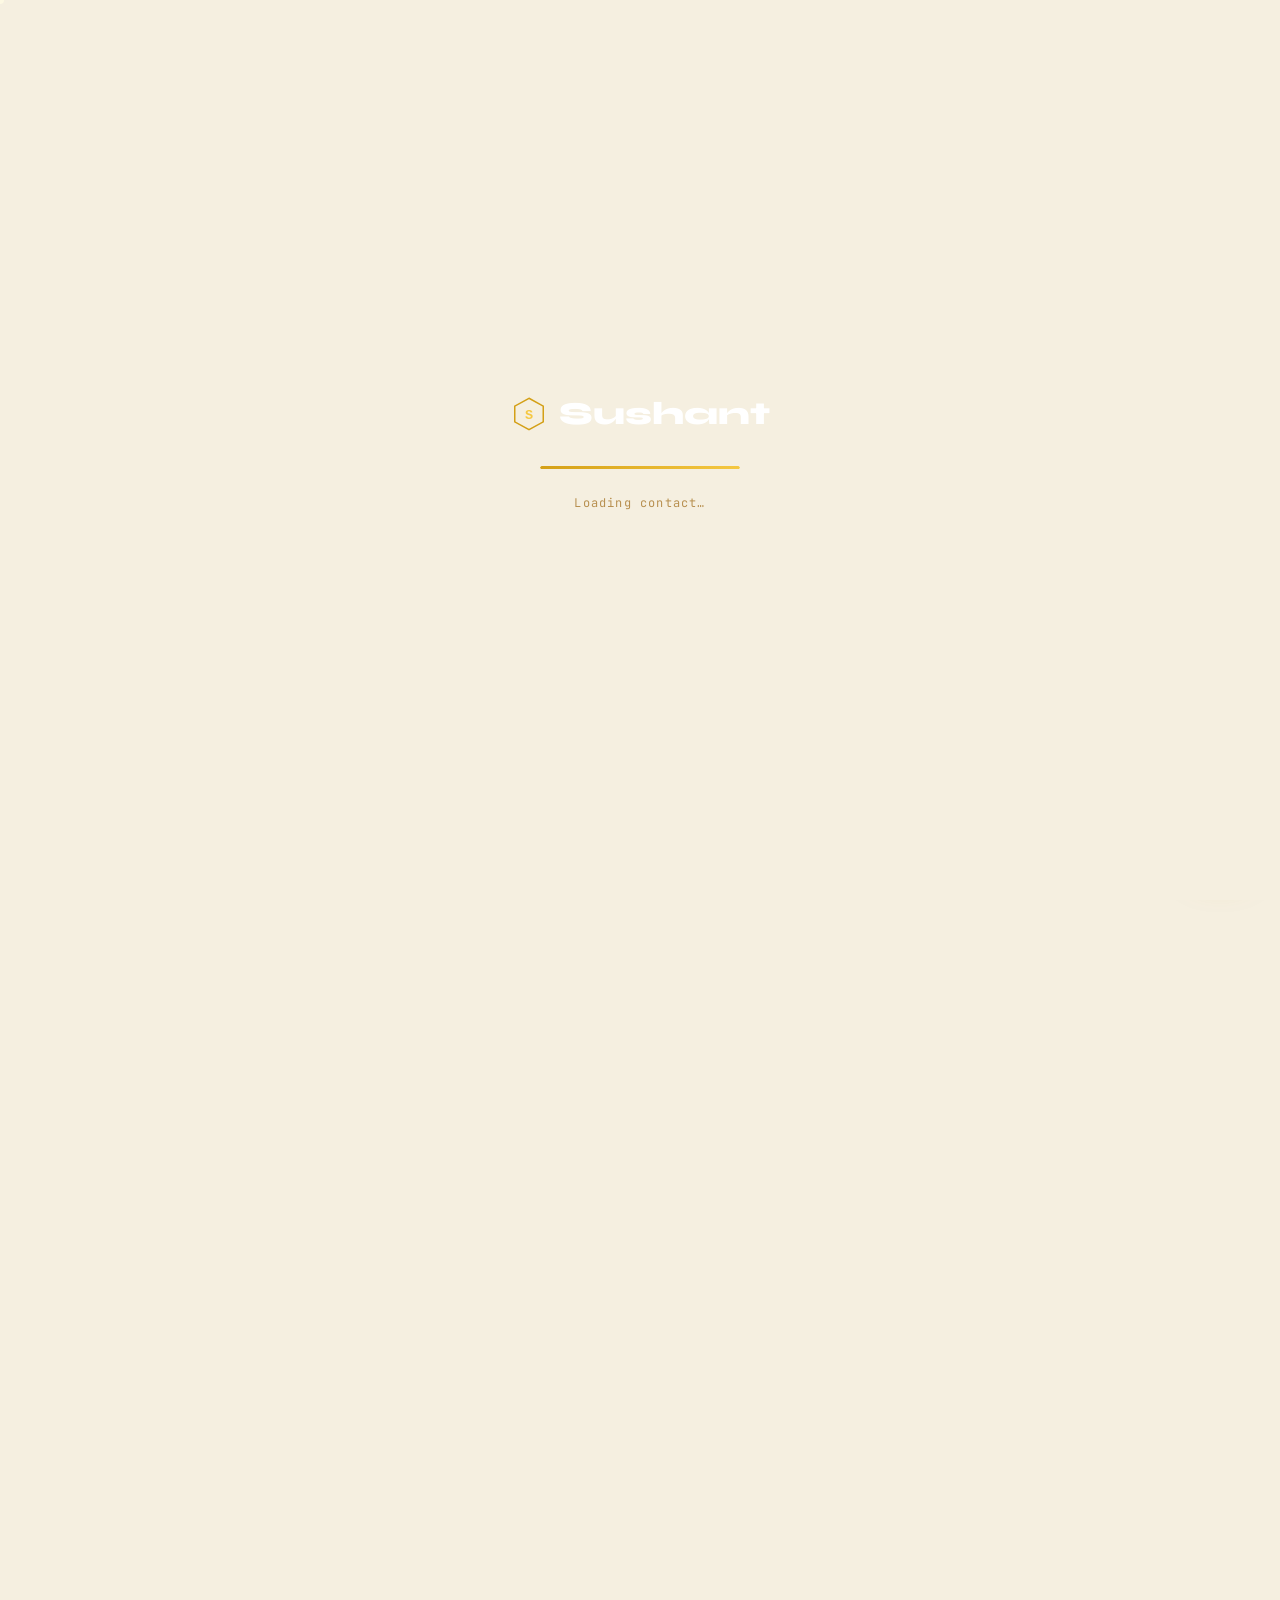
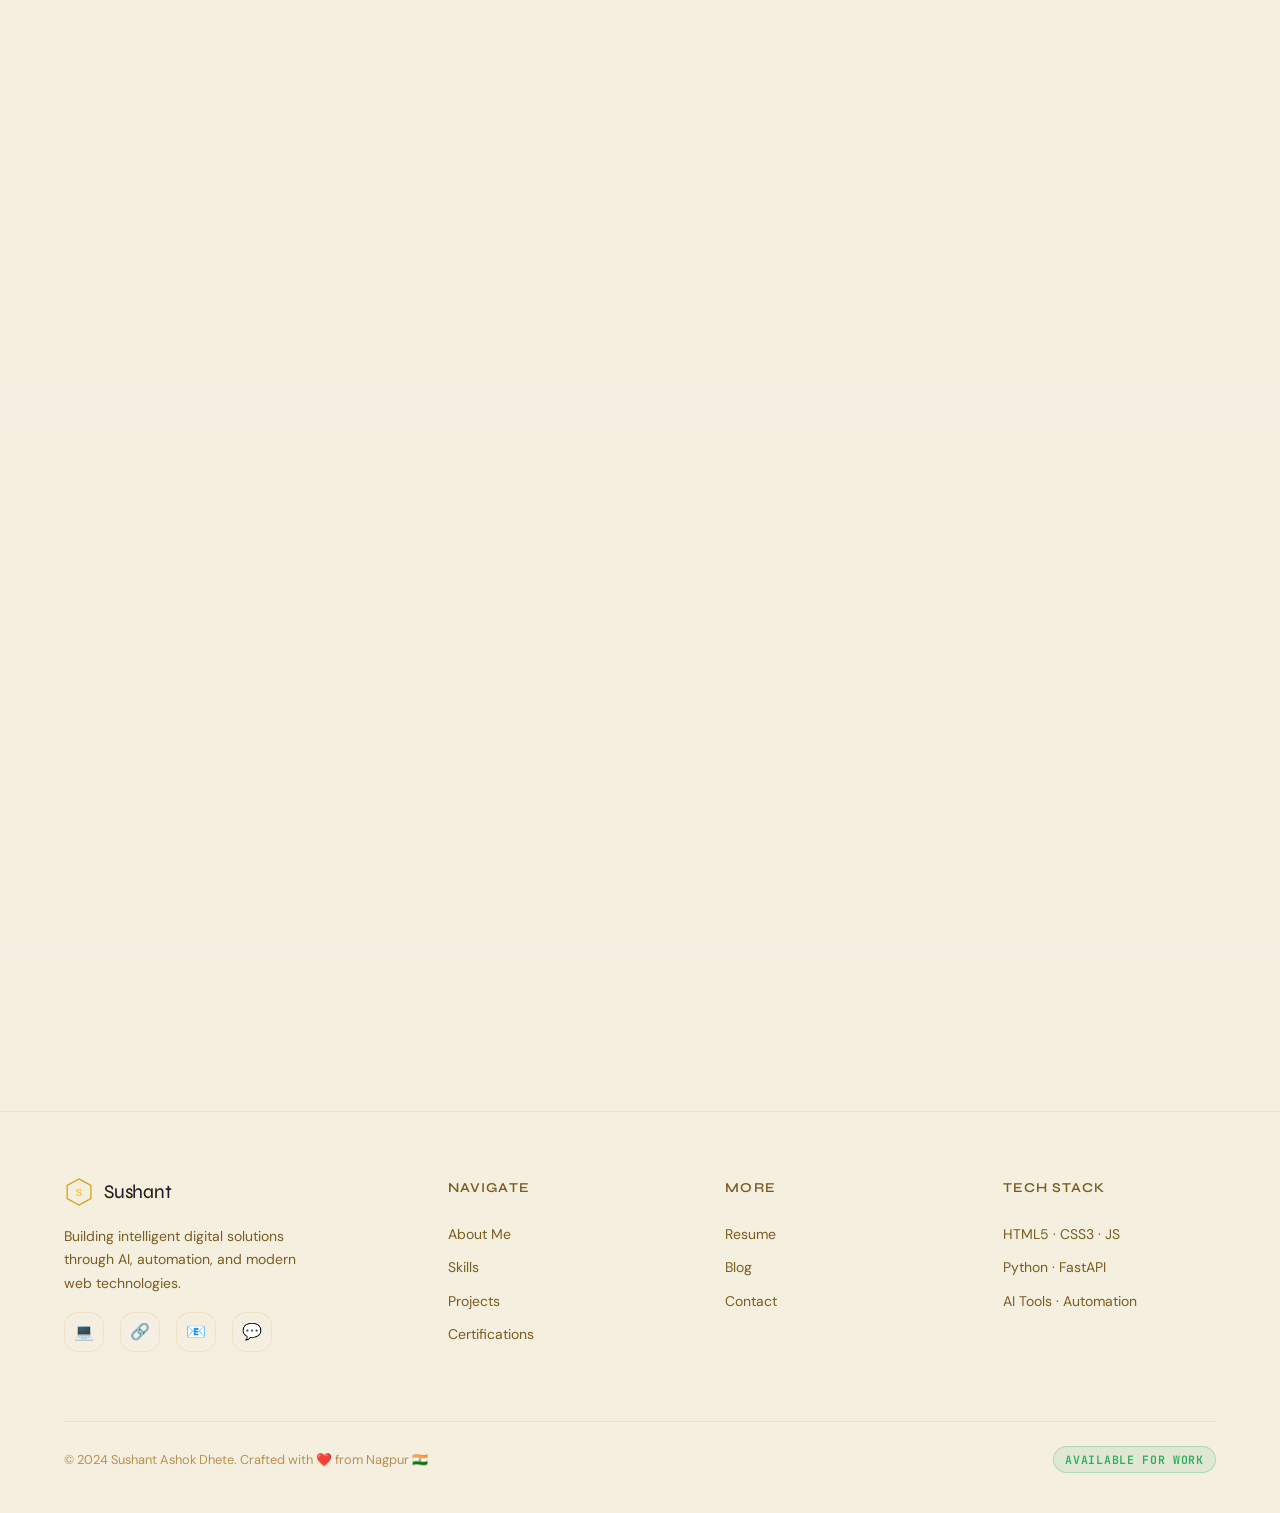
<file: contact.html>
<!DOCTYPE html>
<html lang="en" data-theme="dark">
<head>
  <meta charset="UTF-8"/><meta name="viewport" content="width=device-width, initial-scale=1.0"/>
  <meta name="description" content="Contact Sushant Ashok Dhete — AI Developer available for freelance projects and collaborations."/>
  <title>Contact — Sushant Ashok Dhete</title>
  <link rel="stylesheet" href="css/style.css"/>
  <link rel="stylesheet" href="css/animations.css"/>
  <link rel="stylesheet" href="css/responsive.css"/>
</head>
<body>
<div id="loader" class="loader"><div class="loader-logo-wrap"><svg width="36" height="36" viewBox="0 0 48 48" fill="none"><polygon points="24,3 43,13.5 43,34.5 24,45 5,34.5 5,13.5" fill="none" stroke="#d4a017" stroke-width="2"/><text x="24" y="30" text-anchor="middle" font-family="Courier New,monospace" font-size="18" font-weight="700" fill="#f5c842">S</text></svg><span class="loader-logo-text">Sushant</span></div><div class="loader-bar"><div class="loader-fill"></div></div><span class="loader-text">Loading contact…</span></div>
<nav id="nav" class="nav">
  <div class="container nav-inner">
    <a href="index.html" class="nav-logo" style="display:flex;align-items:center;gap:10px;text-decoration:none"><svg width="30" height="30" viewBox="0 0 48 48" fill="none" xmlns="http://www.w3.org/2000/svg"><polygon points="24,3 43,13.5 43,34.5 24,45 5,34.5 5,13.5" fill="none" stroke="#d4a017" stroke-width="2"/><text x="24" y="30" text-anchor="middle" font-family="Courier New,monospace" font-size="18" font-weight="700" fill="#f5c842">S</text></svg><span class="nav-logo-text">Sushant</span></a>
    <ul class="nav-links">
      <li><a href="index.html" class="nav-link">Home</a></li><li><a href="about.html" class="nav-link">About</a></li>
      <li><a href="skills.html" class="nav-link">Skills</a></li><li><a href="projects.html" class="nav-link">Projects</a></li>
      <li><a href="certifications.html" class="nav-link">Certs</a></li><li><a href="blog.html" class="nav-link">Blog</a></li>
      <li><a href="contact.html" class="nav-link active">Contact</a></li>
    </ul>
    <div class="nav-actions">
      <button id="theme-toggle" class="theme-toggle">☀️</button>
      <a href="resume.html" class="btn btn-primary" style="padding:0.55rem 1.2rem;font-size:0.85rem">Resume</a>
      <button id="hamburger" class="hamburger"><span></span><span></span><span></span></button>
    </div>
  </div>
</nav>
<nav id="mobile-nav" class="mobile-nav">
  <a href="index.html" class="nav-link">Home</a><a href="about.html" class="nav-link">About</a>
  <a href="skills.html" class="nav-link">Skills</a><a href="projects.html" class="nav-link">Projects</a>
  <a href="certifications.html" class="nav-link">Certs</a><a href="blog.html" class="nav-link">Blog</a>
  <a href="contact.html" class="nav-link">Contact</a><a href="resume.html" class="btn btn-primary">Resume</a>
</nav>

<section class="page-hero">
  <div class="hero-bg" style="position:absolute;inset:0;pointer-events:none"><div class="hero-gradient"></div><div class="hero-grid"></div></div>
  <div class="container">
    <div class="section-tag" style="justify-content:center">// Get In Touch</div>
    <h1 class="text-hero hero-enter-1">Let's <span class="grad-text">Connect</span></h1>
    <p class="hero-enter-2" style="color:var(--clr-text-muted);max-width:520px;margin:1rem auto 0">
      Have a project idea, want to collaborate, or just want to say hi? I'd love to hear from you!
    </p>
    <div class="breadcrumb hero-enter-3"><a href="index.html">Home</a><span>/</span><span>Contact</span></div>
  </div>
</section>

<main>
<section class="section">
  <div class="container">
    <div class="contact-grid">

      <!-- Left: Info -->
      <div class="contact-info reveal">
        <div class="section-tag">// Contact Info</div>
        <h2 class="text-h2" style="margin-bottom:var(--space-md)">I'm <span class="grad-text">available</span> for</h2>
        <div style="display:flex;flex-direction:column;gap:0.6rem;margin-bottom:var(--space-lg)">
          <div style="padding:0.7rem var(--space-md);background:rgba(212,160,23,0.06);border:1px solid rgba(212,160,23,0.14);border-radius:var(--r-md);font-size:0.875rem;display:flex;align-items:center;gap:0.6rem">🚀 Freelance Web Development Projects</div>
          <div style="padding:0.7rem var(--space-md);background:rgba(39,174,96,0.06);border:1px solid rgba(39,174,96,0.15);border-radius:var(--r-md);font-size:0.875rem;display:flex;align-items:center;gap:0.6rem">🤖 AI Integration & Automation Work</div>
          <div style="padding:0.7rem var(--space-md);background:rgba(245,200,66,0.06);border:1px solid rgba(245,200,66,0.15);border-radius:var(--r-md);font-size:0.875rem;display:flex;align-items:center;gap:0.6rem">💼 Full-Time / Internship Opportunities</div>
          <div style="padding:0.7rem var(--space-md);background:rgba(139,92,246,0.06);border:1px solid rgba(212,160,23,0.14);border-radius:var(--r-md);font-size:0.875rem;display:flex;align-items:center;gap:0.6rem">🤝 Open Source Collaboration</div>
          <div style="padding:0.7rem var(--space-md);background:rgba(255,107,107,0.06);border:1px solid rgba(255,107,107,0.15);border-radius:var(--r-md);font-size:0.875rem;display:flex;align-items:center;gap:0.6rem">💡 Tech Consulting & Strategy</div>
        </div>

        <!-- Contact Info Items -->
        <div class="contact-info-item">
          <div class="contact-icon">📧</div>
          <div>
            <div style="font-size:0.75rem;color:var(--clr-text-muted);margin-bottom:0.2rem">Email</div>
            <a href="mailto:sushant@email.com" style="font-weight:500;color:var(--clr-primary-glow);transition:color 0.2s" onmouseover="this.style.color='var(--clr-accent)'" onmouseout="this.style.color='var(--clr-primary-glow)'">sushant@email.com</a>
          </div>
        </div>
        <div class="contact-info-item">
          <div class="contact-icon">🔗</div>
          <div>
            <div style="font-size:0.75rem;color:var(--clr-text-muted);margin-bottom:0.2rem">LinkedIn</div>
            <a href="https://linkedin.com/in/sushant-ashok-dhete" target="_blank" rel="noopener" style="font-weight:500;color:var(--clr-primary-glow)">linkedin.com/in/sushant-ashok-dhete</a>
          </div>
        </div>
        <div class="contact-info-item">
          <div class="contact-icon">💻</div>
          <div>
            <div style="font-size:0.75rem;color:var(--clr-text-muted);margin-bottom:0.2rem">GitHub</div>
            <a href="https://github.com/sushantdhete" target="_blank" rel="noopener" style="font-weight:500;color:var(--clr-primary-glow)">github.com/sushantdhete</a>
          </div>
        </div>
        <div class="contact-info-item">
          <div class="contact-icon">💬</div>
          <div>
            <div style="font-size:0.75rem;color:var(--clr-text-muted);margin-bottom:0.2rem">WhatsApp</div>
            <a href="https://wa.me/919999999999" target="_blank" rel="noopener" style="font-weight:500;color:var(--clr-primary-glow)">+91 99999 99999</a>
          </div>
        </div>
        <div class="contact-info-item">
          <div class="contact-icon">📍</div>
          <div>
            <div style="font-size:0.75rem;color:var(--clr-text-muted);margin-bottom:0.2rem">Location</div>
            <span style="font-weight:500">Nagpur, Maharashtra, India 🇮🇳</span>
          </div>
        </div>

        <!-- Response time -->
        <div style="padding:var(--space-md);background:rgba(39,174,96,0.07);border:1px solid rgba(39,174,96,0.2);border-radius:var(--r-lg);margin-top:var(--space-md)">
          <div style="font-family:var(--font-display);font-weight:600;margin-bottom:0.3rem;font-size:0.9rem">⚡ Typical Response Time</div>
          <div style="font-size:0.82rem;color:var(--clr-text-muted)">I usually respond within <strong style="color:var(--clr-accent)">24 hours</strong> on business days. For urgent matters, WhatsApp is fastest.</div>
        </div>
      </div>

      <!-- Right: Form -->
      <div class="contact-form-wrap reveal reveal-delay-2">
        <div class="glass" style="padding:var(--space-xl);border-radius:var(--r-xl)">
          <h2 class="text-h2" style="margin-bottom:0.5rem">Send a Message</h2>
          <p style="color:var(--clr-text-muted);font-size:0.875rem;margin-bottom:var(--space-lg)">Fill out the form and I'll get back to you as soon as possible.</p>

          <form id="contact-form" novalidate>
            <div class="form-row">
              <div class="form-group">
                <label class="form-label" for="name">Full Name *</label>
                <input id="name" class="form-control" type="text" placeholder="John Doe" autocomplete="name" aria-required="true"/>
                <span id="name-error" class="form-error" role="alert"></span>
              </div>
              <div class="form-group">
                <label class="form-label" for="email">Email Address *</label>
                <input id="email" class="form-control" type="email" placeholder="john@example.com" autocomplete="email" aria-required="true"/>
                <span id="email-error" class="form-error" role="alert"></span>
              </div>
            </div>

            <div class="form-group">
              <label class="form-label" for="subject">Subject *</label>
              <input id="subject" class="form-control" type="text" placeholder="Project Collaboration / Job Opportunity / General Inquiry" aria-required="true"/>
              <span id="subject-error" class="form-error" role="alert"></span>
            </div>

            <div class="form-group">
              <label class="form-label" for="budget">Budget / Timeline <span style="color:var(--clr-text-dim)">(Optional)</span></label>
              <select id="budget" class="form-control" style="appearance:none;cursor:pointer">
                <option value="" disabled selected>Select a range…</option>
                <option>Under ₹10,000</option>
                <option>₹10,000 – ₹50,000</option>
                <option>₹50,000 – ₹2,00,000</option>
                <option>₹2,00,000+</option>
                <option>Let's discuss</option>
                <option>Not applicable (just connecting)</option>
              </select>
            </div>

            <div class="form-group">
              <label class="form-label" for="message">Message *</label>
              <textarea id="message" class="form-control" rows="5" placeholder="Tell me about your project, idea, or how I can help you…" aria-required="true"></textarea>
              <span id="message-error" class="form-error" role="alert"></span>
            </div>

            <div style="display:flex;align-items:center;gap:0.75rem;margin-bottom:var(--space-lg)">
              <input type="checkbox" id="consent" style="width:16px;height:16px;accent-color:var(--clr-primary);cursor:pointer"/>
              <label for="consent" style="font-size:0.82rem;color:var(--clr-text-muted);cursor:pointer">I agree to be contacted regarding my inquiry. No spam, ever.</label>
            </div>

            <button type="submit" class="btn btn-primary w-full" style="justify-content:center;padding:0.95rem">
              🚀 Send Message
            </button>
          </form>
        </div>
      </div>
    </div>
  </div>
</section>

<!-- Map / Location section -->
<section class="section" style="background:rgba(255,255,255,0.015);padding-top:var(--space-lg)">
  <div class="container">
    <div class="section-header reveal">
      <div class="section-tag">// Location</div>
      <h2 class="text-h2">Based in <span class="grad-text">Nagpur</span>, India</h2>
      <p style="color:var(--clr-text-muted);margin-top:0.5rem">Open to remote work worldwide and on-site opportunities in India.</p>
    </div>
    <div class="reveal" style="display:grid;grid-template-columns:repeat(3,1fr);gap:var(--space-md);max-width:680px;margin:0 auto">
      <div class="glass" style="padding:var(--space-lg);border-radius:var(--r-xl);text-align:center">
        <div style="font-size:2rem;margin-bottom:0.5rem">🌍</div>
        <div style="font-family:var(--font-display);font-weight:600;font-size:0.9rem;margin-bottom:0.25rem">Remote</div>
        <div style="font-size:0.78rem;color:var(--clr-text-muted)">Available worldwide</div>
      </div>
      <div class="glass" style="padding:var(--space-lg);border-radius:var(--r-xl);text-align:center;border-color:rgba(212,160,23,0.3)">
        <div style="font-size:2rem;margin-bottom:0.5rem">🇮🇳</div>
        <div style="font-family:var(--font-display);font-weight:600;font-size:0.9rem;margin-bottom:0.25rem">On-Site India</div>
        <div style="font-size:0.78rem;color:var(--clr-text-muted)">Nagpur & nearby</div>
      </div>
      <div class="glass" style="padding:var(--space-lg);border-radius:var(--r-xl);text-align:center">
        <div style="font-size:2rem;margin-bottom:0.5rem">⏰</div>
        <div style="font-family:var(--font-display);font-weight:600;font-size:0.9rem;margin-bottom:0.25rem">IST (UTC+5:30)</div>
        <div style="font-size:0.78rem;color:var(--clr-text-muted)">Mon–Sat 9AM–8PM</div>
      </div>
    </div>
  </div>
</section>
</main>

<footer class="footer">
  <div class="container">
    <div class="footer-inner">
      <div class="footer-brand">
        <a href="index.html" class="nav-logo" style="display:flex;align-items:center;gap:10px;text-decoration:none"><svg width="30" height="30" viewBox="0 0 48 48" fill="none" xmlns="http://www.w3.org/2000/svg"><polygon points="24,3 43,13.5 43,34.5 24,45 5,34.5 5,13.5" fill="none" stroke="#d4a017" stroke-width="2"/><text x="24" y="30" text-anchor="middle" font-family="Courier New,monospace" font-size="18" font-weight="700" fill="#f5c842">S</text></svg><span class="nav-logo-text">Sushant</span></a>
        <p>Building intelligent digital solutions through AI, automation, and modern web technologies.</p>
        <div class="hero-socials" style="margin-top:var(--space-sm)">
          <a href="https://github.com/sushantdhete" target="_blank" rel="noopener" class="social-link">💻</a>
          <a href="https://linkedin.com/in/sushant-ashok-dhete" target="_blank" rel="noopener" class="social-link">🔗</a>
          <a href="mailto:sushant@email.com" class="social-link">📧</a>
          <a href="https://wa.me/919999999999" target="_blank" rel="noopener" class="social-link">💬</a>
        </div>
      </div>
      <div>
        <div class="footer-col-title">Navigate</div>
        <a href="about.html" class="footer-link">About Me</a>
        <a href="skills.html" class="footer-link">Skills</a>
        <a href="projects.html" class="footer-link">Projects</a>
        <a href="certifications.html" class="footer-link">Certifications</a>
      </div>
      <div>
        <div class="footer-col-title">More</div>
        <a href="resume.html" class="footer-link">Resume</a>
        <a href="blog.html" class="footer-link">Blog</a>
        <a href="contact.html" class="footer-link">Contact</a>
      </div>
      <div>
        <div class="footer-col-title">Tech Stack</div>
        <span class="footer-link">HTML5 · CSS3 · JS</span>
        <span class="footer-link">Python · FastAPI</span>
        <span class="footer-link">AI Tools · Automation</span>
      </div>
    </div>
    <div class="footer-bottom">
      <span class="footer-copy">© 2024 Sushant Ashok Dhete. Crafted with ❤️ from Nagpur 🇮🇳</span>
      <div class="flex gap-sm">
        <span class="tag tag-green">Available for Work</span>
      </div>
    </div>
  </div>
</footer>
<div class="ai-widget"><div id="ai-chat" class="ai-chat"><div class="ai-chat-header"><div class="ai-chat-avatar">🤖</div><div><div class="ai-chat-name">AI Assistant</div><div class="ai-chat-status">● Online</div></div></div><div id="ai-messages" class="ai-messages"><div class="ai-msg ai-msg-bot">📩 Fill out the form and Sushant will respond within 24 hours!</div></div><div class="ai-chat-input"><input id="ai-input" class="ai-input" type="text" placeholder="Ask me anything…"/><button id="ai-send" class="ai-send">➤</button></div></div><button id="ai-widget-btn" class="ai-btn">🤖</button></div>
<button id="back-top" class="back-top">↑</button>
<script src="js/main.js"></script>
<script src="js/animations.js"></script>
</body>
</html>
</file>
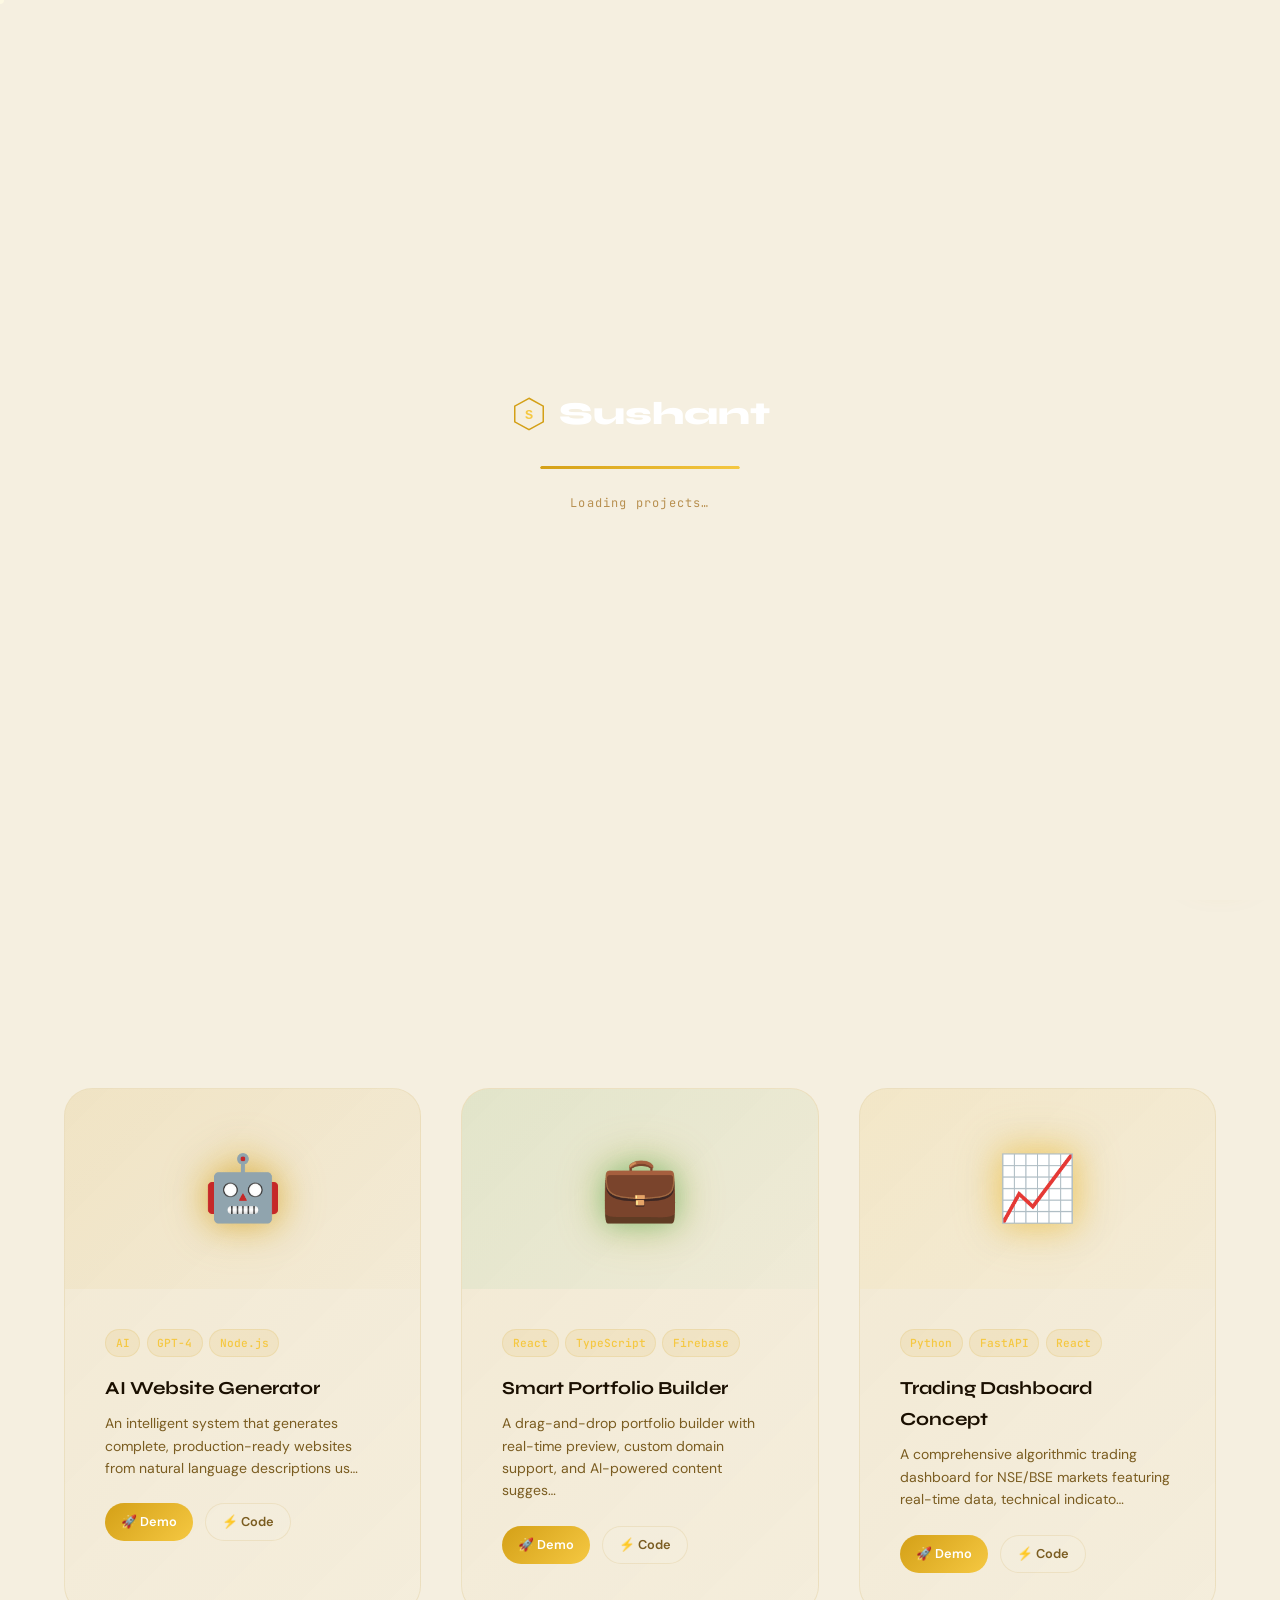
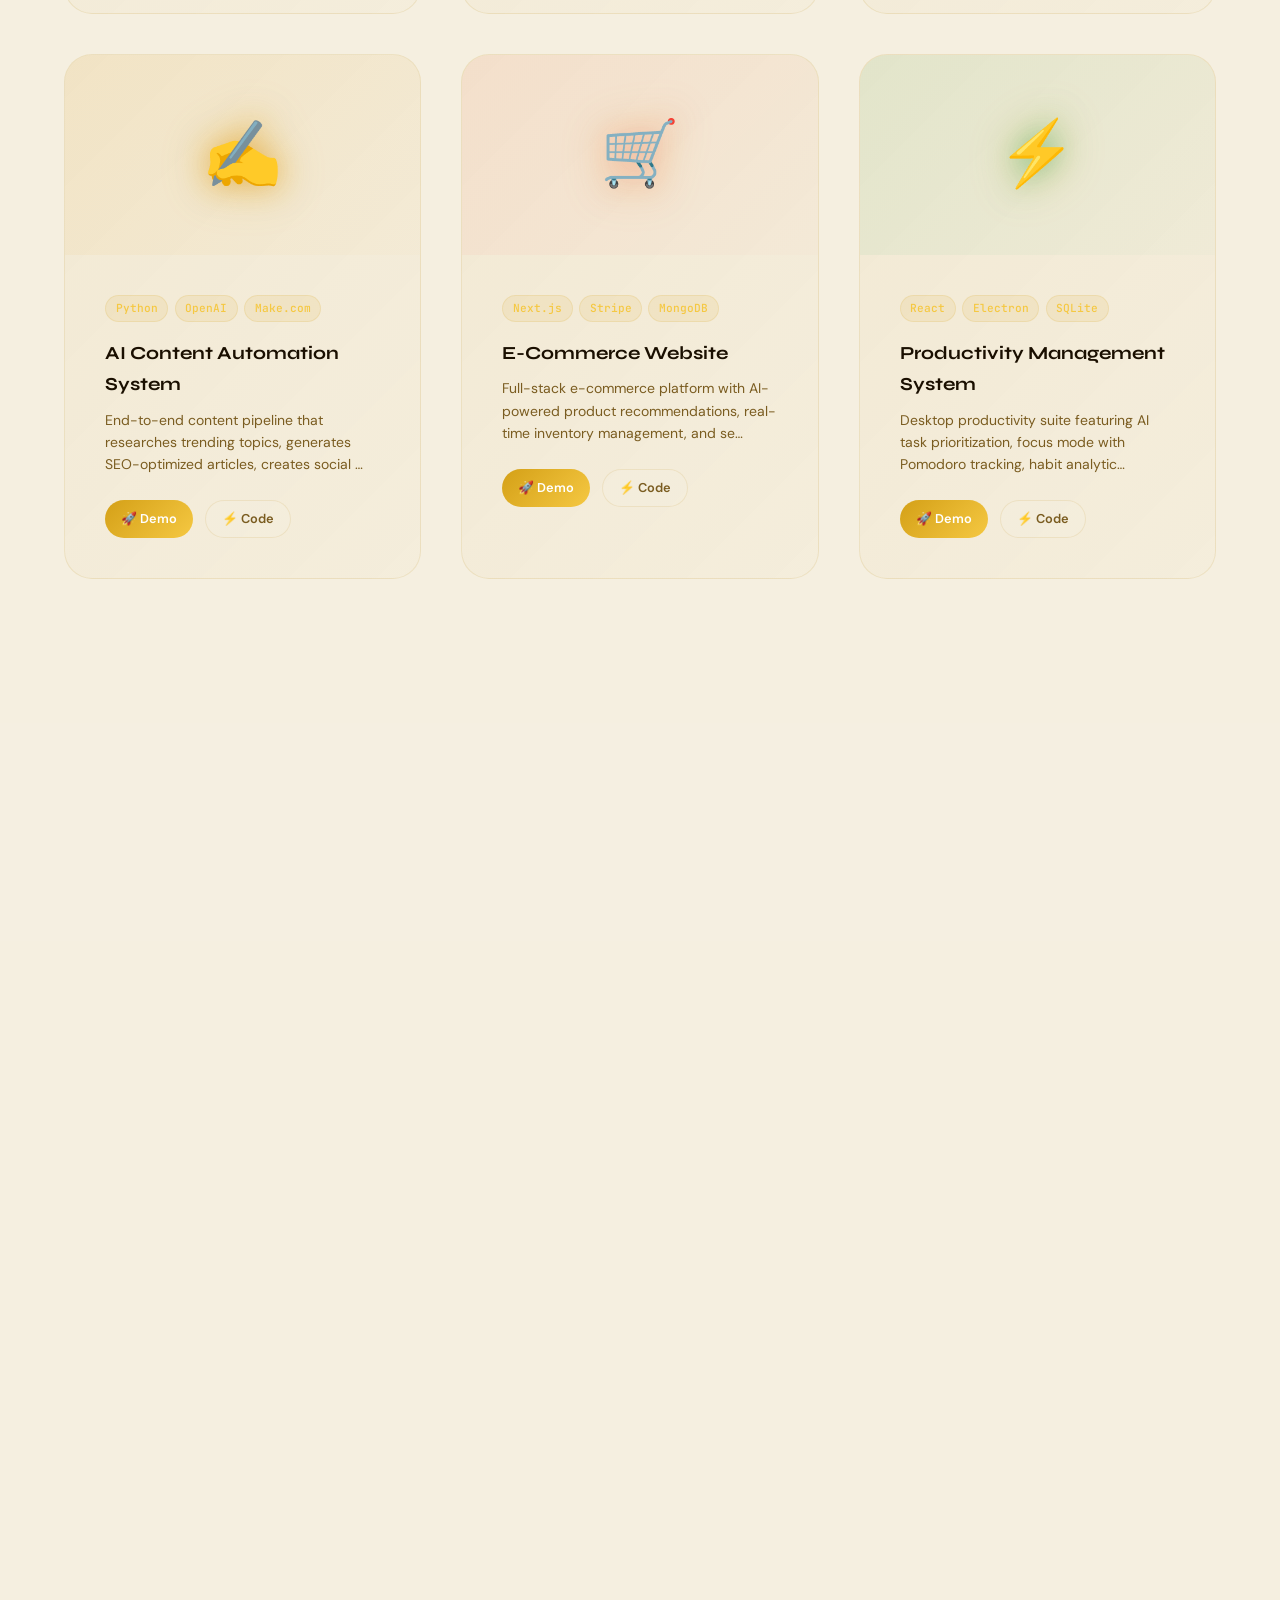
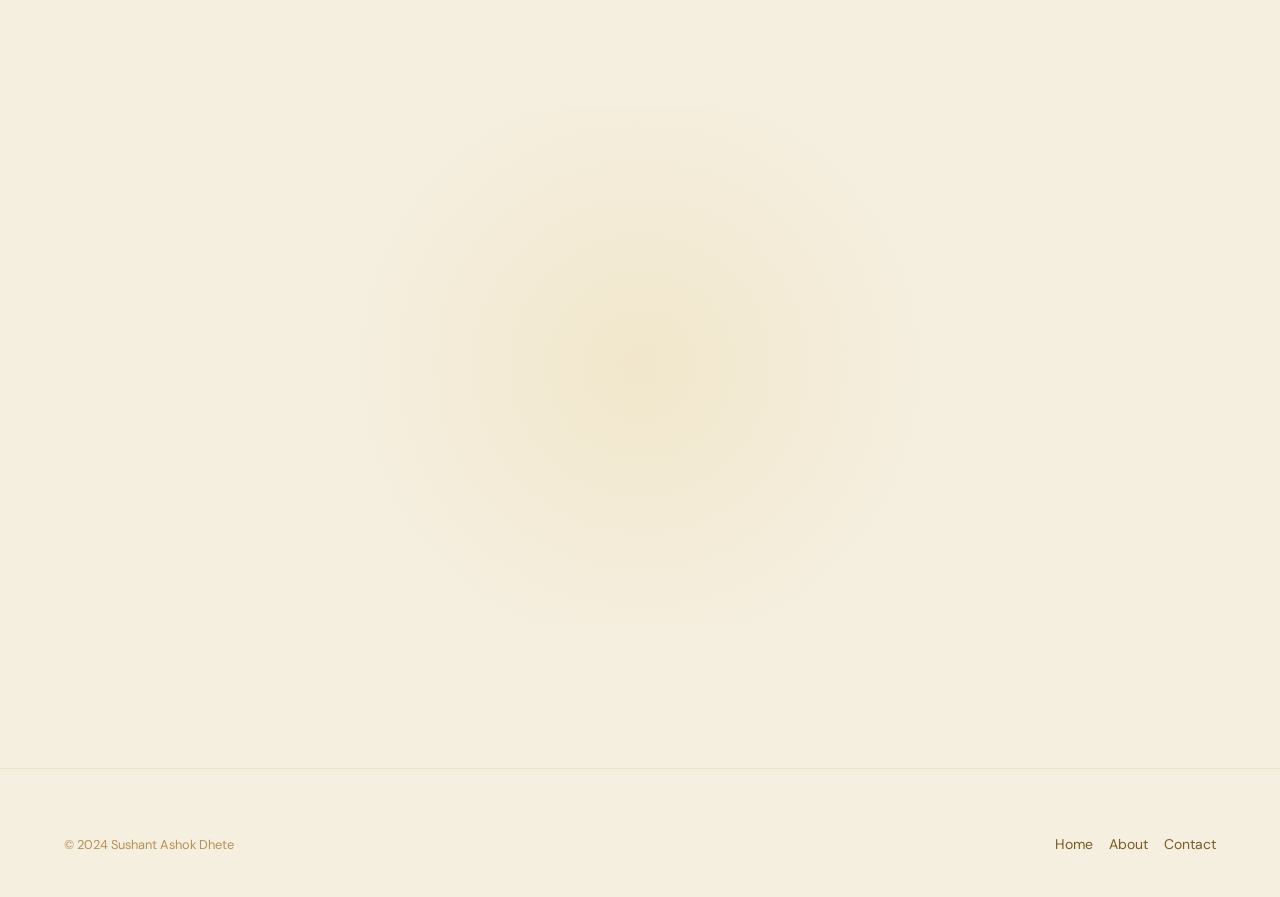
<file: projects.html>
<!DOCTYPE html>
<html lang="en" data-theme="dark">
<head>
  <meta charset="UTF-8"/><meta name="viewport" content="width=device-width, initial-scale=1.0"/>
  <meta name="description" content="Projects by Sushant Ashok Dhete — AI tools, trading dashboards, web apps and automation systems."/>
  <title>Projects — Sushant Ashok Dhete</title>
  <link rel="stylesheet" href="css/style.css"/>
  <link rel="stylesheet" href="css/animations.css"/>
  <link rel="stylesheet" href="css/responsive.css"/>
</head>
<body>
<div id="loader" class="loader"><div class="loader-logo-wrap"><svg width="36" height="36" viewBox="0 0 48 48" fill="none"><polygon points="24,3 43,13.5 43,34.5 24,45 5,34.5 5,13.5" fill="none" stroke="#d4a017" stroke-width="2"/><text x="24" y="30" text-anchor="middle" font-family="Courier New,monospace" font-size="18" font-weight="700" fill="#f5c842">S</text></svg><span class="loader-logo-text">Sushant</span></div><div class="loader-bar"><div class="loader-fill"></div></div><span class="loader-text">Loading projects…</span></div>
<nav id="nav" class="nav">
  <div class="container nav-inner">
    <a href="index.html" class="nav-logo" style="display:flex;align-items:center;gap:10px;text-decoration:none"><svg width="30" height="30" viewBox="0 0 48 48" fill="none" xmlns="http://www.w3.org/2000/svg"><polygon points="24,3 43,13.5 43,34.5 24,45 5,34.5 5,13.5" fill="none" stroke="#d4a017" stroke-width="2"/><text x="24" y="30" text-anchor="middle" font-family="Courier New,monospace" font-size="18" font-weight="700" fill="#f5c842">S</text></svg><span class="nav-logo-text">Sushant</span></a>
    <ul class="nav-links">
      <li><a href="index.html" class="nav-link">Home</a></li><li><a href="about.html" class="nav-link">About</a></li>
      <li><a href="skills.html" class="nav-link">Skills</a></li><li><a href="projects.html" class="nav-link active">Projects</a></li>
      <li><a href="certifications.html" class="nav-link">Certs</a></li><li><a href="blog.html" class="nav-link">Blog</a></li>
      <li><a href="contact.html" class="nav-link">Contact</a></li>
    </ul>
    <div class="nav-actions">
      <button id="theme-toggle" class="theme-toggle">☀️</button>
      <a href="resume.html" class="btn btn-primary" style="padding:0.55rem 1.2rem;font-size:0.85rem">Resume</a>
      <button id="hamburger" class="hamburger"><span></span><span></span><span></span></button>
    </div>
  </div>
</nav>
<nav id="mobile-nav" class="mobile-nav">
  <a href="index.html" class="nav-link">Home</a><a href="about.html" class="nav-link">About</a>
  <a href="skills.html" class="nav-link">Skills</a><a href="projects.html" class="nav-link">Projects</a>
  <a href="certifications.html" class="nav-link">Certs</a><a href="blog.html" class="nav-link">Blog</a>
  <a href="contact.html" class="nav-link">Contact</a><a href="resume.html" class="btn btn-primary">Resume</a>
</nav>

<section class="page-hero">
  <div class="hero-bg" style="position:absolute;inset:0;pointer-events:none"><div class="hero-gradient"></div><div class="hero-grid"></div></div>
  <div class="container">
    <div class="section-tag" style="justify-content:center">// My Work</div>
    <h1 class="text-hero hero-enter-1">Featured <span class="grad-text">Projects</span></h1>
    <p class="hero-enter-2" style="color:var(--clr-text-muted);max-width:560px;margin:1rem auto 0">Real-world solutions I've built — from AI-powered tools to trading infrastructure and automation systems.</p>
    <div class="breadcrumb hero-enter-3"><a href="index.html">Home</a><span>/</span><span>Projects</span></div>
  </div>
</section>

<main>
<section class="section">
  <div class="container">
    <!-- Stats Row -->
    <div class="stats-grid reveal" style="margin-bottom:var(--space-xl)">
      <div class="stat-card"><div class="stat-number" data-count="6" data-suffix="">0</div><div class="stat-label">Projects Showcased</div></div>
      <div class="stat-card"><div class="stat-number" data-count="15" data-suffix="+">0+</div><div class="stat-label">Technologies Used</div></div>
      <div class="stat-card"><div class="stat-number" data-count="3" data-suffix="">0</div><div class="stat-label">Categories</div></div>
      <div class="stat-card"><div class="stat-number" data-count="100" data-suffix="%">0%</div><div class="stat-label">Passion Driven</div></div>
    </div>

    <!-- Filter -->
    <div class="projects-filter reveal">
      <button class="filter-btn active" data-filter="all">🔥 All Projects</button>
      <button class="filter-btn" data-filter="ai">🤖 AI</button>
      <button class="filter-btn" data-filter="web">🌐 Web Dev</button>
      <button class="filter-btn" data-filter="automation">⚡ Automation</button>
    </div>

    <!-- Grid -->
    <div id="projects-grid" class="projects-grid" role="list"></div>
  </div>
</section>

<!-- ════════ HIGHLIGHT — TRADING PLATFORM ════════ -->
<section class="section" style="background:rgba(255,255,255,0.015)">
  <div class="container">
    <div style="display:grid;grid-template-columns:1fr 1fr;gap:var(--space-xl);align-items:center">
      <div class="reveal">
        <div class="section-tag">// Featured Build</div>
        <h2 class="text-h1" style="margin-bottom:var(--space-md)">NSE Algo Trading <span class="grad-text">Platform</span></h2>
        <p style="color:var(--clr-text-muted);line-height:1.8;margin-bottom:var(--space-md)">My most ambitious ongoing project — a full-stack algorithmic trading platform for NSE markets built on AWS Lightsail. Currently trading NIFTY, BANKNIFTY, SENSEX & FINNIFTY options and futures across multiple timeframes.</p>
        <div style="display:flex;flex-direction:column;gap:0.6rem;margin-bottom:var(--space-lg)">
          <div class="flex gap-sm" style="align-items:center"><span class="tag tag-green">✅ Auth System</span><span style="font-size:0.8rem;color:var(--clr-text-muted)">JWT-based secure login</span></div>
          <div class="flex gap-sm" style="align-items:center"><span class="tag tag-green">✅ Fyers API</span><span style="font-size:0.8rem;color:var(--clr-text-muted)">Live order placement working</span></div>
          <div class="flex gap-sm" style="align-items:center"><span class="tag tag-green">✅ Paper Trading</span><span style="font-size:0.8rem;color:var(--clr-text-muted)">Simulation engine complete</span></div>
          <div class="flex gap-sm" style="align-items:center"><span class="tag tag-blue">🔄 Strategy Engine</span><span style="font-size:0.8rem;color:var(--clr-text-muted)">In active development</span></div>
          <div class="flex gap-sm" style="align-items:center"><span class="tag tag-gold">⏳ Backtesting</span><span style="font-size:0.8rem;color:var(--clr-text-muted)">Next milestone</span></div>
          <div class="flex gap-sm" style="align-items:center"><span class="tag tag-gold">⏳ AI CoPilot</span><span style="font-size:0.8rem;color:var(--clr-text-muted)">Planned</span></div>
        </div>
        <div class="tech-stack" style="justify-content:flex-start">
          <div class="tech-item" style="font-size:0.8rem"><span>🐍</span>Python</div>
          <div class="tech-item" style="font-size:0.8rem"><span>⚛️</span>React</div>
          <div class="tech-item" style="font-size:0.8rem"><span>🚀</span>FastAPI</div>
          <div class="tech-item" style="font-size:0.8rem"><span>☁️</span>AWS</div>
          <div class="tech-item" style="font-size:0.8rem"><span>🗄️</span>PostgreSQL</div>
        </div>
      </div>
      <div class="reveal reveal-delay-2">
        <div class="glass" style="padding:var(--space-lg);border-radius:var(--r-xl)">
          <div style="font-family:var(--font-mono);font-size:0.7rem;color:var(--clr-text-dim);margin-bottom:var(--space-sm)">// live_dashboard.py</div>
          <pre style="font-family:var(--font-mono);font-size:0.78rem;color:var(--clr-text-muted);overflow-x:auto;line-height:1.8"><code><span style="color:#d4a017">@app</span>.websocket(<span style="color:#27ae60">"/ws/live"</span>)
<span style="color:#d4a017">async</span> <span style="color:#f5c842">def</span> stream_market_data(
    ws: WebSocket, token: str
):
    <span style="color:#d4a017">await</span> ws.accept()
    <span style="color:#e8a020">while</span> True:
        tick = <span style="color:#d4a017">await</span> fyers.get_tick(
            symbol=<span style="color:#27ae60">"NSE:NIFTY50"</span>
        )
        <span style="color:#d4a017">await</span> ws.send_json({
            <span style="color:#27ae60">"ltp"</span>: tick.ltp,
            <span style="color:#27ae60">"change"</span>: tick.pct_change,
            <span style="color:#27ae60">"volume"</span>: tick.volume,
            <span style="color:#27ae60">"timestamp"</span>: tick.ts
        })
        <span style="color:#d4a017">await</span> asyncio.sleep(<span style="color:#f5c842">0.5</span>)</code></pre>
          <div style="margin-top:var(--space-md);padding:var(--space-sm) var(--space-md);background:rgba(39,174,96,0.08);border:1px solid rgba(39,174,96,0.2);border-radius:var(--r-md);font-size:0.8rem;color:var(--clr-accent)">
            ● Live on AWS Lightsail — Mumbai Region (ap-south-1)
          </div>
        </div>
      </div>
    </div>
  </div>
</section>

<!-- CTA -->
<section class="cta-section">
  <div class="container reveal">
    <h2 class="text-h1" style="margin-bottom:var(--space-md)">Have a project idea?</h2>
    <p style="color:var(--clr-text-muted);margin-bottom:var(--space-lg);max-width:460px;margin-left:auto;margin-right:auto">I love building impactful tools. Let's talk about your vision and make it a reality.</p>
    <div class="flex-center gap-md" style="flex-wrap:wrap">
      <a href="contact.html" class="btn btn-primary">📩 Let's Collaborate</a>
      <a href="https://github.com/sushantdhete" target="_blank" rel="noopener" class="btn btn-outline">💻 GitHub Profile</a>
    </div>
  </div>
</section>
</main>

<!-- Project Modal -->
<div id="project-modal" class="modal-overlay" role="dialog" aria-modal="true">
  <div class="modal" id="project-modal-content"></div>
</div>

<footer class="footer"><div class="container"><div class="footer-bottom" style="border-top:none;padding-top:0"><span class="footer-copy">© 2024 Sushant Ashok Dhete</span><div class="flex gap-sm"><a href="index.html" class="footer-link" style="margin:0">Home</a><a href="about.html" class="footer-link" style="margin:0">About</a><a href="contact.html" class="footer-link" style="margin:0">Contact</a></div></div></div></footer>
<div class="ai-widget"><div id="ai-chat" class="ai-chat"><div class="ai-chat-header"><div class="ai-chat-avatar">🤖</div><div><div class="ai-chat-name">AI Assistant</div><div class="ai-chat-status">● Online</div></div></div><div id="ai-messages" class="ai-messages"><div class="ai-msg ai-msg-bot">🚀 Click any project card for full details!</div></div><div class="ai-chat-input"><input id="ai-input" class="ai-input" type="text" placeholder="Ask me anything…"/><button id="ai-send" class="ai-send">➤</button></div></div><button id="ai-widget-btn" class="ai-btn">🤖</button></div>
<button id="back-top" class="back-top">↑</button>
<script src="js/main.js"></script>
<script src="js/projects.js"></script>
<script src="js/animations.js"></script>
</body>
</html>
</file>
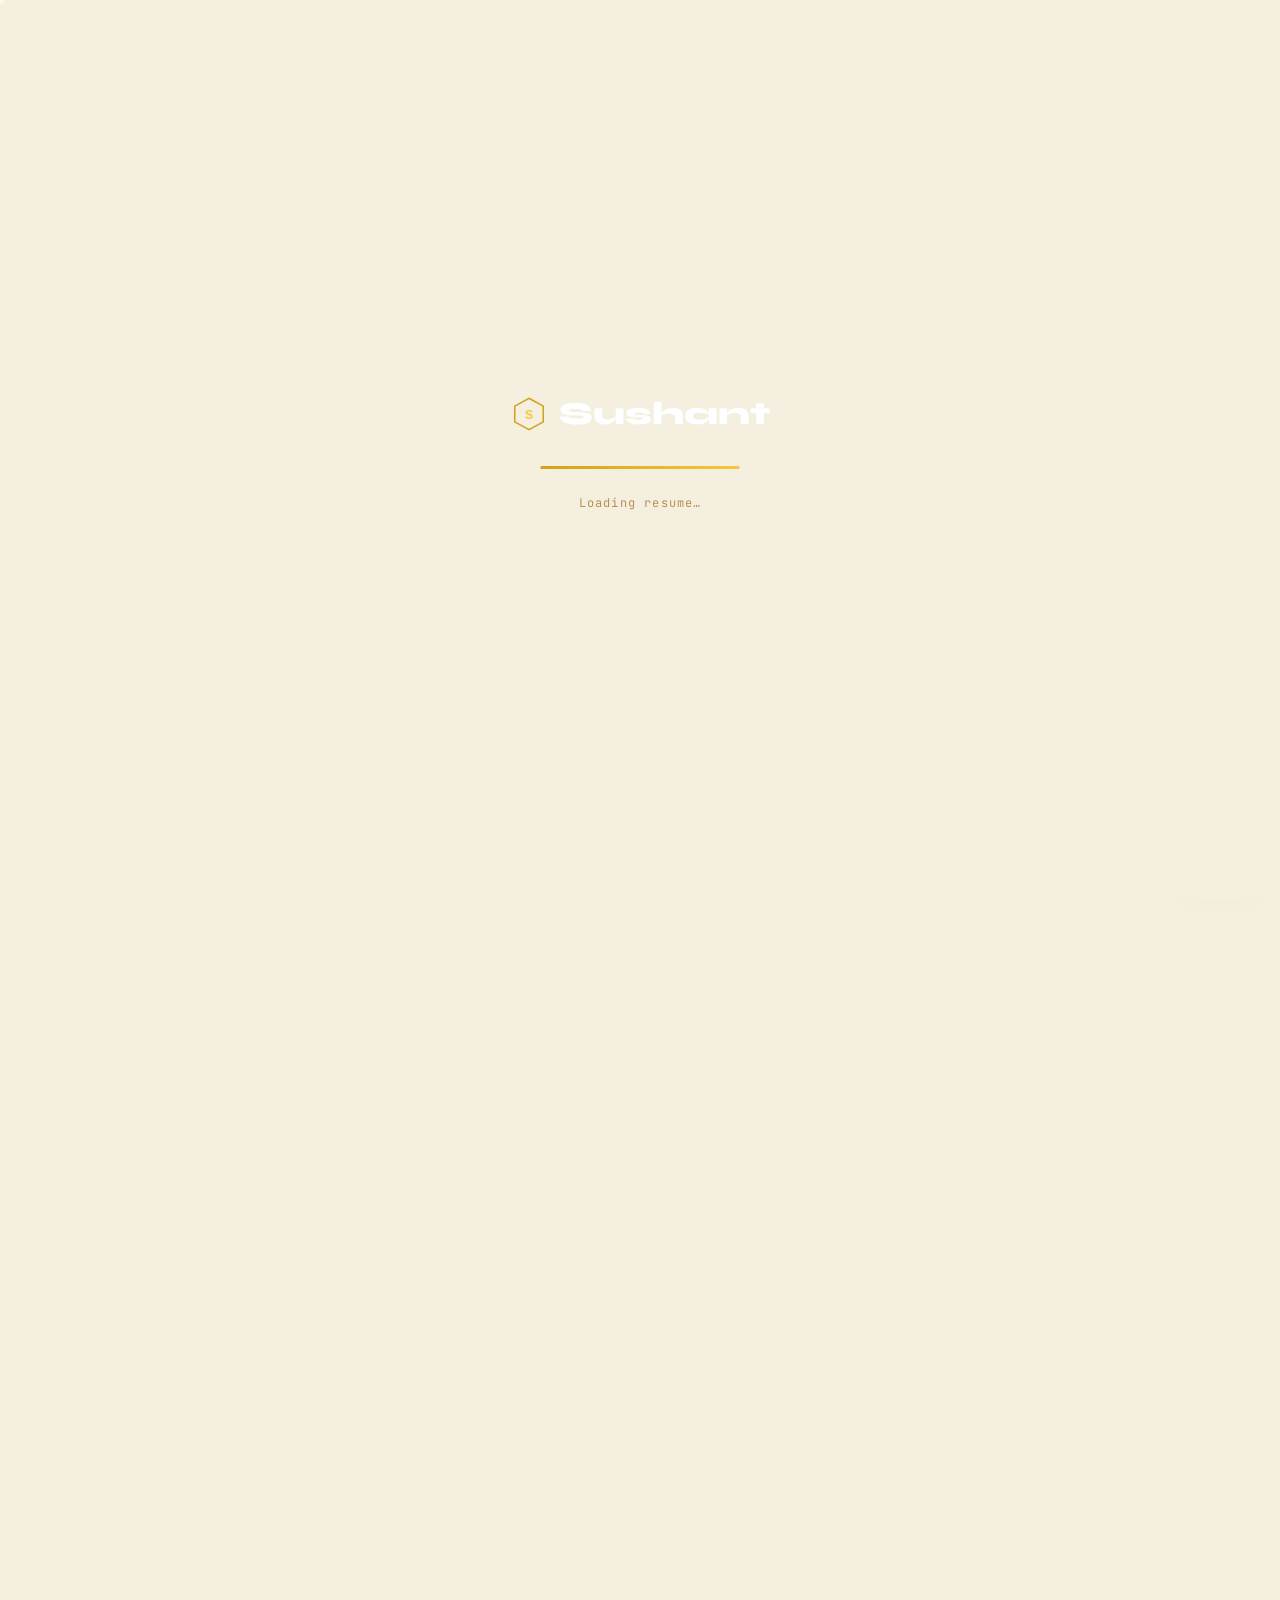
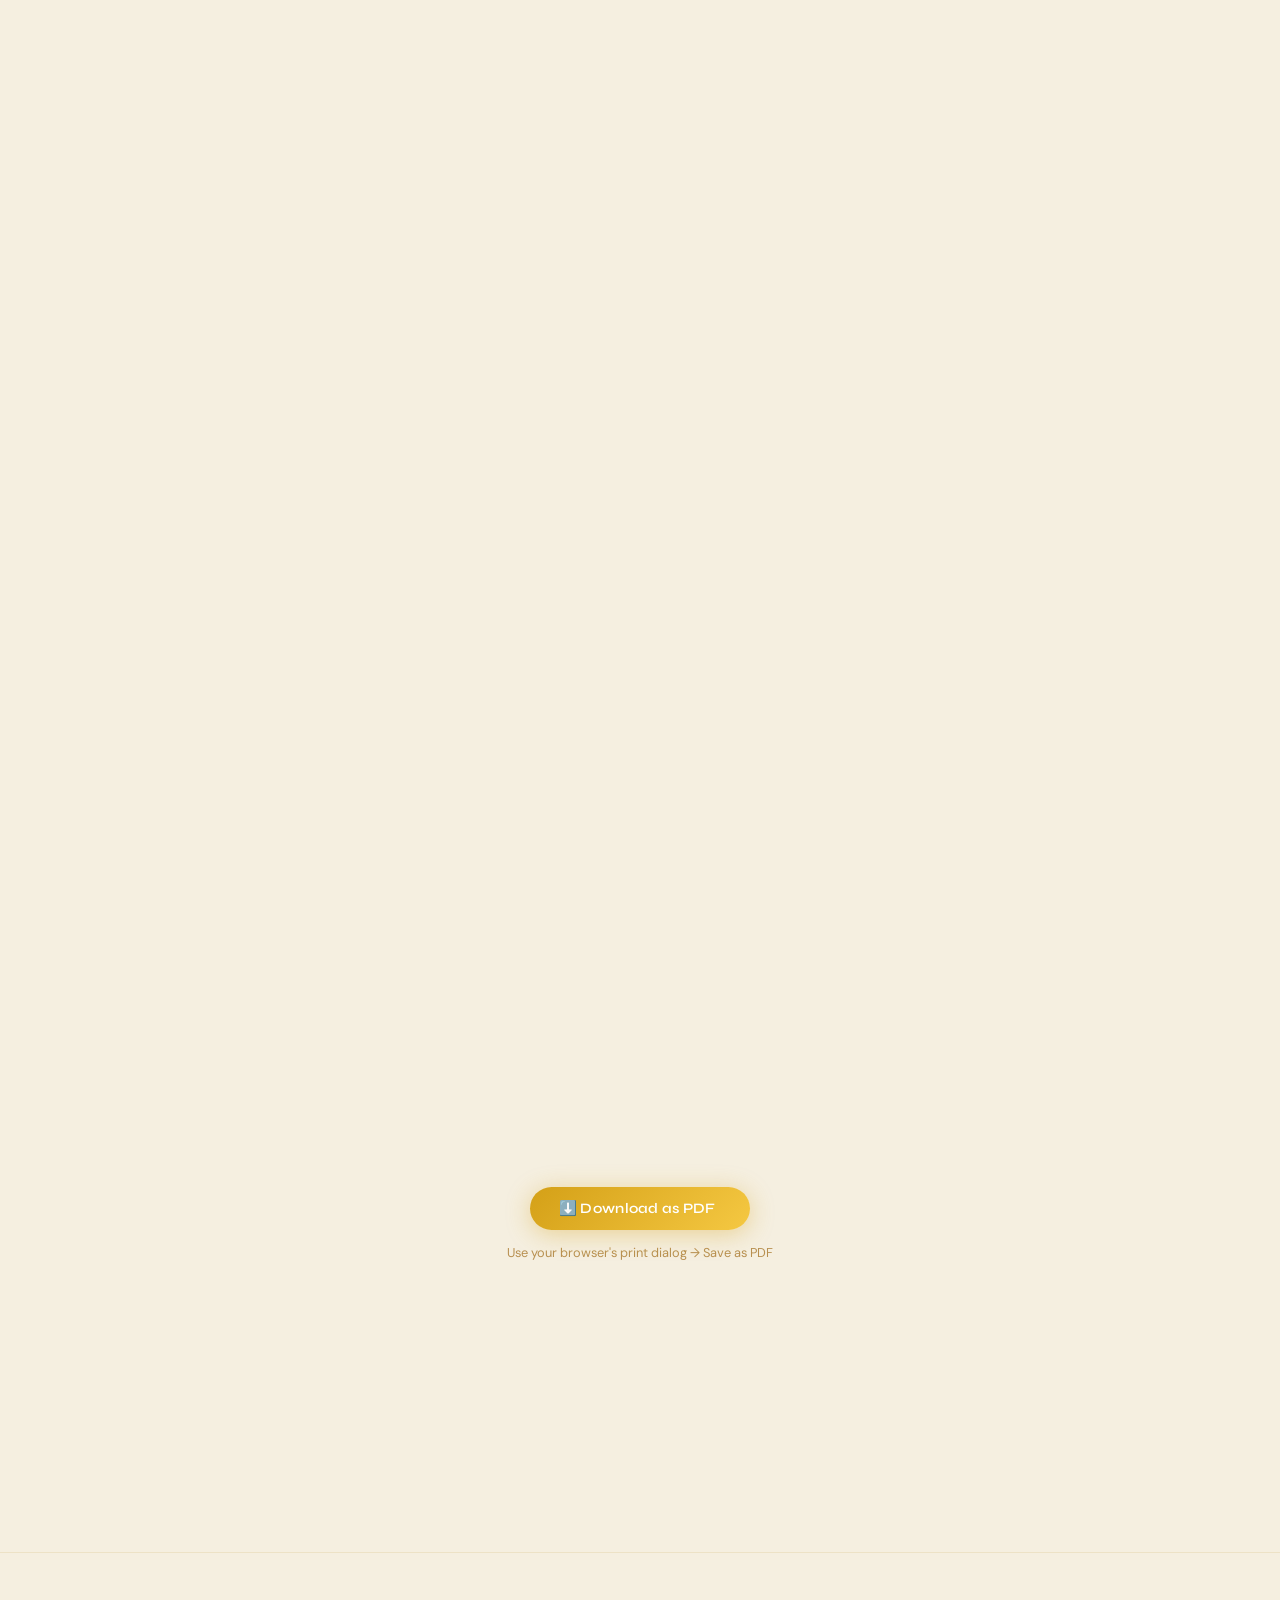
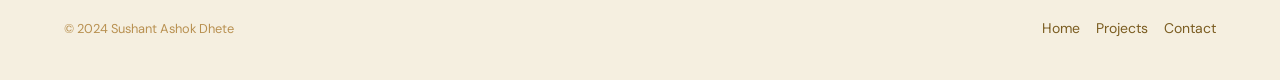
<file: resume.html>
<!DOCTYPE html>
<html lang="en" data-theme="dark">
<head>
  <meta charset="UTF-8"/><meta name="viewport" content="width=device-width, initial-scale=1.0"/>
  <meta name="description" content="Resume of Sushant Ashok Dhete — AI Developer, Web Developer and Automation Enthusiast."/>
  <title>Resume — Sushant Ashok Dhete</title>
  <link rel="stylesheet" href="css/style.css"/>
  <link rel="stylesheet" href="css/animations.css"/>
  <link rel="stylesheet" href="css/responsive.css"/>
</head>
<body>
<div id="loader" class="loader"><div class="loader-logo-wrap"><svg width="36" height="36" viewBox="0 0 48 48" fill="none"><polygon points="24,3 43,13.5 43,34.5 24,45 5,34.5 5,13.5" fill="none" stroke="#d4a017" stroke-width="2"/><text x="24" y="30" text-anchor="middle" font-family="Courier New,monospace" font-size="18" font-weight="700" fill="#f5c842">S</text></svg><span class="loader-logo-text">Sushant</span></div><div class="loader-bar"><div class="loader-fill"></div></div><span class="loader-text">Loading resume…</span></div>
<nav id="nav" class="nav">
  <div class="container nav-inner">
    <a href="index.html" class="nav-logo" style="display:flex;align-items:center;gap:10px;text-decoration:none"><svg width="30" height="30" viewBox="0 0 48 48" fill="none" xmlns="http://www.w3.org/2000/svg"><polygon points="24,3 43,13.5 43,34.5 24,45 5,34.5 5,13.5" fill="none" stroke="#d4a017" stroke-width="2"/><text x="24" y="30" text-anchor="middle" font-family="Courier New,monospace" font-size="18" font-weight="700" fill="#f5c842">S</text></svg><span class="nav-logo-text">Sushant</span></a>
    <ul class="nav-links">
      <li><a href="index.html" class="nav-link">Home</a></li><li><a href="about.html" class="nav-link">About</a></li>
      <li><a href="skills.html" class="nav-link">Skills</a></li><li><a href="projects.html" class="nav-link">Projects</a></li>
      <li><a href="certifications.html" class="nav-link">Certs</a></li><li><a href="blog.html" class="nav-link">Blog</a></li>
      <li><a href="contact.html" class="nav-link">Contact</a></li>
    </ul>
    <div class="nav-actions">
      <button id="theme-toggle" class="theme-toggle">☀️</button>
      <a href="#" onclick="window.print();return false;" class="btn btn-primary" style="padding:0.55rem 1.2rem;font-size:0.85rem">⬇️ Download</a>
      <button id="hamburger" class="hamburger"><span></span><span></span><span></span></button>
    </div>
  </div>
</nav>
<nav id="mobile-nav" class="mobile-nav">
  <a href="index.html" class="nav-link">Home</a><a href="about.html" class="nav-link">About</a>
  <a href="skills.html" class="nav-link">Skills</a><a href="projects.html" class="nav-link">Projects</a>
  <a href="certifications.html" class="nav-link">Certs</a><a href="blog.html" class="nav-link">Blog</a>
  <a href="contact.html" class="nav-link">Contact</a>
</nav>

<section class="page-hero">
  <div class="hero-bg" style="position:absolute;inset:0;pointer-events:none"><div class="hero-gradient"></div><div class="hero-grid"></div></div>
  <div class="container">
    <div class="section-tag" style="justify-content:center">// Resume</div>
    <h1 class="text-hero hero-enter-1">Professional <span class="grad-text">Resume</span></h1>
    <p class="hero-enter-2" style="color:var(--clr-text-muted);max-width:500px;margin:1rem auto 0">A concise overview of my skills, experience, projects and educational background.</p>
    <div style="margin-top:var(--space-md)" class="hero-enter-3">
      <button onclick="window.print()" class="btn btn-primary">⬇️ Download PDF</button>
    </div>
    <div class="breadcrumb" style="margin-top:var(--space-sm)"><a href="index.html">Home</a><span>/</span><span>Resume</span></div>
  </div>
</section>

<main>
<section class="section">
  <div class="container" style="max-width:860px">
    <div class="resume-viewer reveal">
      <!-- Toolbar -->
      <div class="resume-toolbar">
        <div class="resume-dots">
          <div class="resume-dot"></div><div class="resume-dot"></div><div class="resume-dot"></div>
        </div>
        <span style="font-family:var(--font-mono);font-size:0.75rem;color:var(--clr-text-dim)">sushant_ashok_dhete_resume.pdf</span>
        <button onclick="window.print()" class="btn btn-ghost" style="padding:0.3rem 0.8rem;font-size:0.78rem">⬇️ Download</button>
      </div>

      <!-- Resume Content -->
      <div class="resume-content" id="resume-print">

        <!-- Header -->
        <div style="text-align:center;padding-bottom:var(--space-lg);border-bottom:1px solid var(--clr-border);margin-bottom:var(--space-lg)">
          <h1 style="font-family:var(--font-display);font-size:2.4rem;font-weight:800;margin-bottom:0.3rem;background:linear-gradient(100deg,#d4a017,#f5c842);-webkit-background-clip:text;-webkit-text-fill-color:transparent;background-clip:text">Sushant Ashok Dhete</h1>
          <div style="font-size:1rem;color:var(--clr-text-muted);margin-bottom:var(--space-sm);font-family:var(--font-display)">AI Developer · Web Developer · Automation Enthusiast · Future Software Engineer</div>
          <div style="display:flex;justify-content:center;flex-wrap:wrap;gap:var(--space-md);font-size:0.82rem;color:var(--clr-text-muted)">
            <span>📍 Nagpur, Maharashtra, India</span>
            <span>📧 sushant@email.com</span>
            <span>🔗 linkedin.com/in/sushant-ashok-dhete</span>
            <span>💻 github.com/sushantdhete</span>
            <span>🌐 sushantdhete.github.io</span>
          </div>
        </div>

        <!-- Professional Summary -->
        <div style="margin-bottom:var(--space-lg)">
          <h2 style="font-family:var(--font-display);font-size:1.1rem;font-weight:700;text-transform:uppercase;letter-spacing:0.08em;color:var(--clr-primary-glow);margin-bottom:var(--space-sm);display:flex;align-items:center;gap:0.5rem">
            <span style="flex:1;height:1px;background:var(--clr-border);margin-left:0.5rem"></span>
            Professional Summary
            <span style="flex:1;height:1px;background:var(--clr-border);margin-right:0.5rem"></span>
          </h2>
          <p style="color:var(--clr-text-muted);line-height:1.8;font-size:0.9rem">
            A passionate AI Developer and Web Developer with hands-on experience building intelligent digital solutions, automated pipelines, and full-stack web applications. Skilled in leveraging LLMs (GPT-4, Claude, Gemini) for practical applications, building Python-based backend systems, and developing responsive frontend interfaces. Currently building a personal algorithmic trading platform on AWS using Python FastAPI and React. Strong self-learner with 500+ documented learning hours and a commitment to shipping real-world projects.
          </p>
        </div>

        <!-- Skills Summary -->
        <div style="margin-bottom:var(--space-lg)">
          <h2 style="font-family:var(--font-display);font-size:1.1rem;font-weight:700;text-transform:uppercase;letter-spacing:0.08em;color:var(--clr-primary-glow);margin-bottom:var(--space-sm)">Technical Skills</h2>
          <div style="display:grid;grid-template-columns:repeat(2,1fr);gap:var(--space-sm)">
            <div style="font-size:0.85rem"><span style="color:var(--clr-text);font-weight:600">Languages:</span> <span style="color:var(--clr-text-muted)">Python, JavaScript (ES6+), HTML5, CSS3</span></div>
            <div style="font-size:0.85rem"><span style="color:var(--clr-text);font-weight:600">Frontend:</span> <span style="color:var(--clr-text-muted)">React, Vanilla JS, Responsive Design</span></div>
            <div style="font-size:0.85rem"><span style="color:var(--clr-text);font-weight:600">Backend:</span> <span style="color:var(--clr-text-muted)">FastAPI, REST APIs, WebSocket, PostgreSQL, Redis</span></div>
            <div style="font-size:0.85rem"><span style="color:var(--clr-text);font-weight:600">AI/LLM:</span> <span style="color:var(--clr-text-muted)">GPT-4, Claude, Gemini, Prompt Engineering</span></div>
            <div style="font-size:0.85rem"><span style="color:var(--clr-text);font-weight:600">Automation:</span> <span style="color:var(--clr-text-muted)">Make.com, Workflow Design, API Integration</span></div>
            <div style="font-size:0.85rem"><span style="color:var(--clr-text);font-weight:600">DevOps/Cloud:</span> <span style="color:var(--clr-text-muted)">AWS Lightsail (Ubuntu 24.04), Git, GitHub Pages</span></div>
            <div style="font-size:0.85rem"><span style="color:var(--clr-text);font-weight:600">Trading:</span> <span style="color:var(--clr-text-muted)">Fyers API, TradingView, Pine Script v5, NSE Markets</span></div>
            <div style="font-size:0.85rem"><span style="color:var(--clr-text);font-weight:600">Tools:</span> <span style="color:var(--clr-text-muted)">VS Code, Postman, Docker, Firebase</span></div>
          </div>
        </div>

        <!-- Projects -->
        <div style="margin-bottom:var(--space-lg)">
          <h2 style="font-family:var(--font-display);font-size:1.1rem;font-weight:700;text-transform:uppercase;letter-spacing:0.08em;color:var(--clr-primary-glow);margin-bottom:var(--space-md)">Key Projects</h2>

          <div style="margin-bottom:var(--space-md)">
            <div style="display:flex;justify-content:space-between;align-items:flex-start;margin-bottom:0.3rem">
              <span style="font-family:var(--font-display);font-weight:600;font-size:0.95rem">NSE Algorithmic Trading Platform</span>
              <span style="font-size:0.78rem;color:var(--clr-primary-glow);font-family:var(--font-mono)">2024 — Ongoing</span>
            </div>
            <div style="font-size:0.82rem;color:var(--clr-accent);margin-bottom:0.3rem">Python · FastAPI · React · AWS · Fyers API · PostgreSQL · Redis</div>
            <p style="font-size:0.85rem;color:var(--clr-text-muted);line-height:1.7">Full-stack personal algo trading platform on AWS Lightsail. Includes JWT auth, live Fyers API integration, paper trading engine, order placement, trade journal. Strategy execution engine and backtesting in progress.</p>
          </div>

          <div style="margin-bottom:var(--space-md)">
            <div style="display:flex;justify-content:space-between;align-items:flex-start;margin-bottom:0.3rem">
              <span style="font-family:var(--font-display);font-weight:600;font-size:0.95rem">AI Content Automation System</span>
              <span style="font-size:0.78rem;color:var(--clr-primary-glow);font-family:var(--font-mono)">2024</span>
            </div>
            <div style="font-size:0.82rem;color:var(--clr-accent);margin-bottom:0.3rem">Python · OpenAI · Make.com · WordPress API</div>
            <p style="font-size:0.85rem;color:var(--clr-text-muted);line-height:1.7">End-to-end AI content pipeline that researches, writes, and auto-publishes SEO-optimized articles. Reduced content creation cost by 70% and produced 50+ articles per week in testing.</p>
          </div>

          <div style="margin-bottom:var(--space-md)">
            <div style="display:flex;justify-content:space-between;align-items:flex-start;margin-bottom:0.3rem">
              <span style="font-family:var(--font-display);font-weight:600;font-size:0.95rem">AI-Powered Portfolio Website</span>
              <span style="font-size:0.78rem;color:var(--clr-primary-glow);font-family:var(--font-mono)">2024</span>
            </div>
            <div style="font-size:0.82rem;color:var(--clr-accent);margin-bottom:0.3rem">HTML5 · CSS3 · Vanilla JavaScript · GitHub Pages</div>
            <p style="font-size:0.85rem;color:var(--clr-text-muted);line-height:1.7">8-page premium portfolio with glassmorphism UI, particle canvas, AI chat widget, dark/light themes, typing animations, and full mobile responsiveness. Zero frameworks — pure HTML/CSS/JS.</p>
          </div>
        </div>

        <!-- Education -->
        <div style="margin-bottom:var(--space-lg)">
          <h2 style="font-family:var(--font-display);font-size:1.1rem;font-weight:700;text-transform:uppercase;letter-spacing:0.08em;color:var(--clr-primary-glow);margin-bottom:var(--space-md)">Education</h2>
          <div style="display:flex;justify-content:space-between;align-items:flex-start">
            <div>
              <div style="font-family:var(--font-display);font-weight:600;font-size:0.95rem">Bachelor of Engineering — Computer Science</div>
              <div style="font-size:0.85rem;color:var(--clr-text-muted)">Nagpur University · Maharashtra, India</div>
            </div>
            <span style="font-size:0.78rem;color:var(--clr-primary-glow);font-family:var(--font-mono);white-space:nowrap">2021 — 2025</span>
          </div>
        </div>

        <!-- Certifications Summary -->
        <div style="margin-bottom:var(--space-lg)">
          <h2 style="font-family:var(--font-display);font-size:1.1rem;font-weight:700;text-transform:uppercase;letter-spacing:0.08em;color:var(--clr-primary-glow);margin-bottom:var(--space-sm)">Certifications</h2>
          <div style="display:grid;grid-template-columns:repeat(2,1fr);gap:0.4rem;font-size:0.82rem;color:var(--clr-text-muted)">
            <span>🏆 ChatGPT Prompt Engineering — DeepLearning.AI</span>
            <span>🏆 Generative AI Fundamentals — Google Cloud</span>
            <span>🏆 Responsive Web Design — freeCodeCamp</span>
            <span>🏆 JavaScript Algorithms — freeCodeCamp</span>
            <span>🏆 Python for Everybody — Coursera / U-Michigan</span>
            <span>🏆 AI For Everyone — Coursera / Andrew Ng</span>
          </div>
        </div>

        <!-- Soft Skills & Languages -->
        <div>
          <h2 style="font-family:var(--font-display);font-size:1.1rem;font-weight:700;text-transform:uppercase;letter-spacing:0.08em;color:var(--clr-primary-glow);margin-bottom:var(--space-sm)">Soft Skills & Languages</h2>
          <div style="display:flex;flex-wrap:wrap;gap:var(--space-sm);font-size:0.82rem;color:var(--clr-text-muted)">
            <span>⚡ Problem Solving &amp; Analytical Thinking</span>
            <span>🤝 Collaboration &amp; Communication</span>
            <span>🎯 Self-Learning &amp; Continuous Improvement</span>
            <span>📅 Time Management</span>
            <span>🌐 English (Fluent) · Hindi (Native) · Marathi (Native)</span>
          </div>
        </div>
      </div><!-- /resume-content -->
    </div>

    <div class="text-center" style="margin-top:var(--space-lg)">
      <button onclick="window.print()" class="btn btn-primary" style="min-width:220px">⬇️ Download as PDF</button>
      <p style="color:var(--clr-text-dim);font-size:0.8rem;margin-top:0.75rem">Use your browser's print dialog → Save as PDF</p>
    </div>
  </div>
</section>
</main>

<footer class="footer"><div class="container"><div class="footer-bottom" style="border-top:none;padding-top:0"><span class="footer-copy">© 2024 Sushant Ashok Dhete</span><div class="flex gap-sm"><a href="index.html" class="footer-link" style="margin:0">Home</a><a href="projects.html" class="footer-link" style="margin:0">Projects</a><a href="contact.html" class="footer-link" style="margin:0">Contact</a></div></div></div></footer>
<div class="ai-widget"><div id="ai-chat" class="ai-chat"><div class="ai-chat-header"><div class="ai-chat-avatar">🤖</div><div><div class="ai-chat-name">AI Assistant</div><div class="ai-chat-status">● Online</div></div></div><div id="ai-messages" class="ai-messages"><div class="ai-msg ai-msg-bot">📄 Click "Download PDF" to save this resume!</div></div><div class="ai-chat-input"><input id="ai-input" class="ai-input" type="text" placeholder="Ask me anything…"/><button id="ai-send" class="ai-send">➤</button></div></div><button id="ai-widget-btn" class="ai-btn">🤖</button></div>
<button id="back-top" class="back-top">↑</button>
<script src="js/main.js"></script>
</body>
</html>
</file>
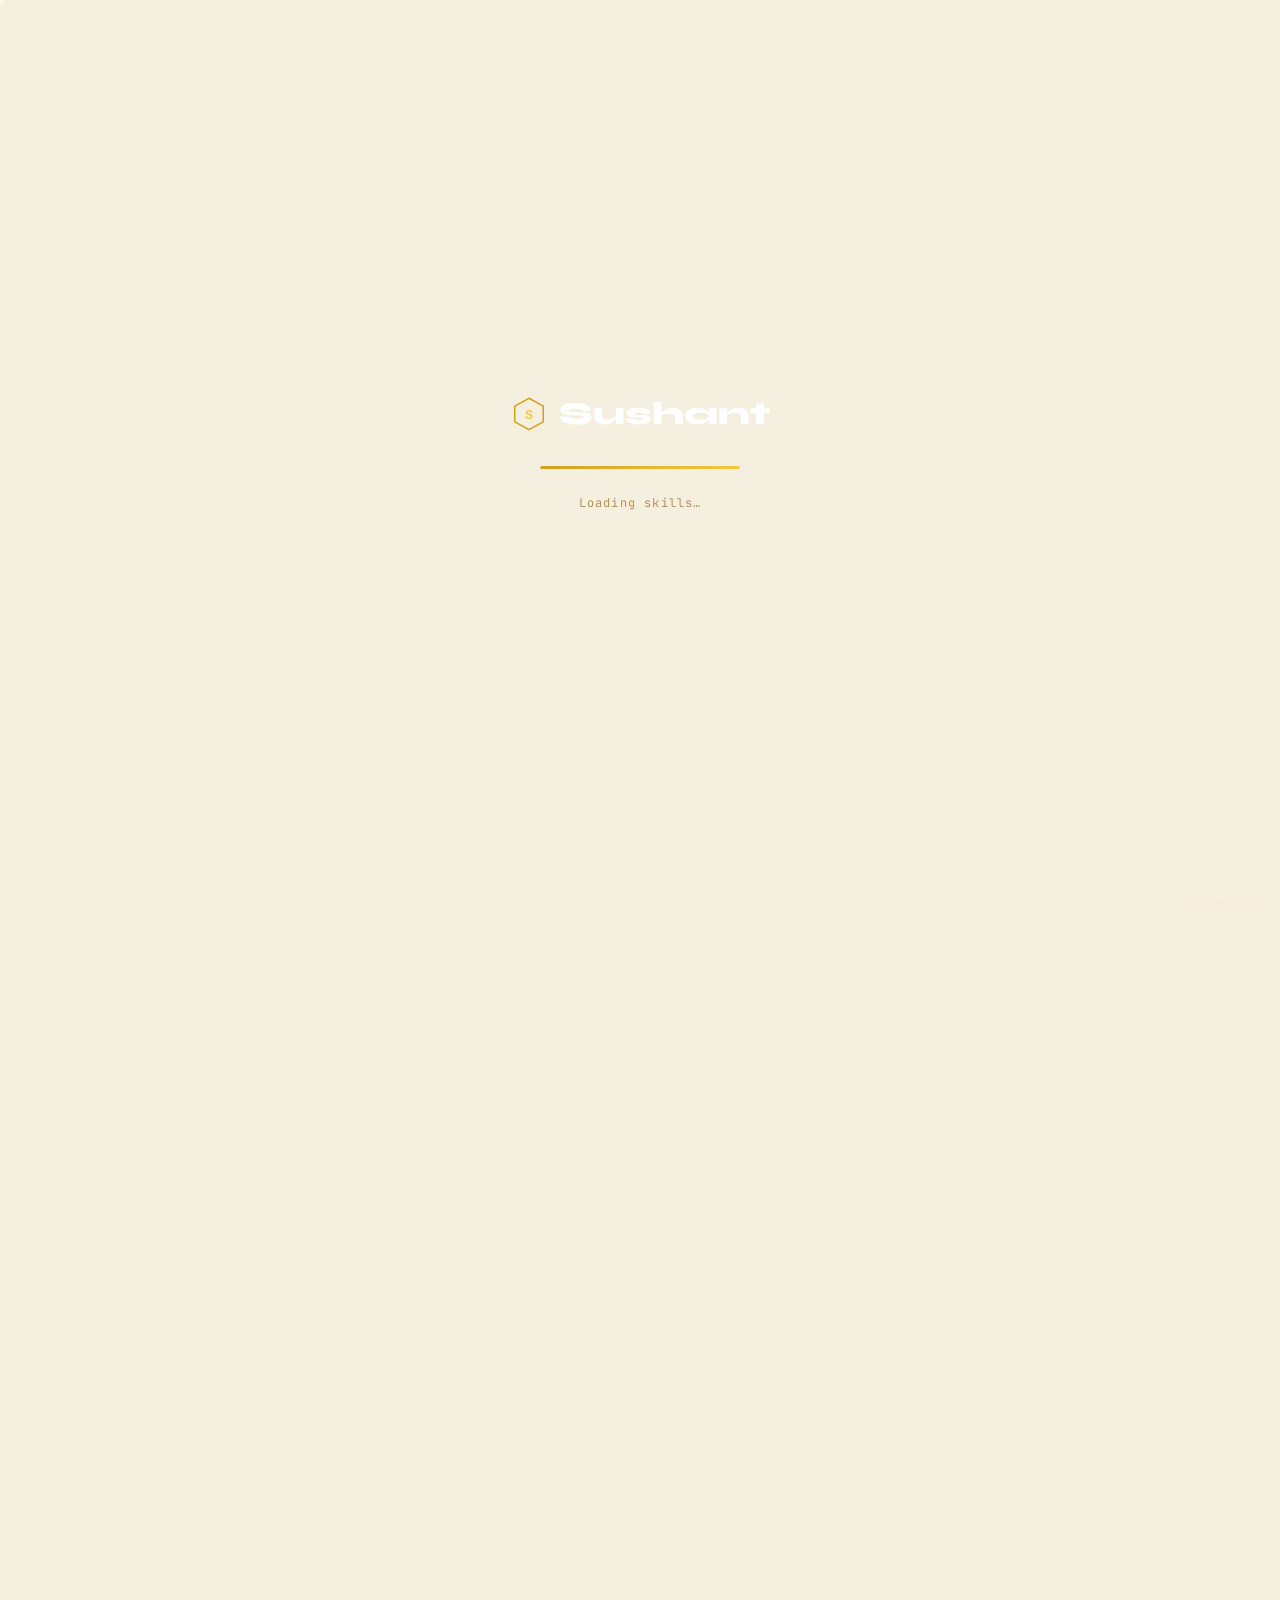
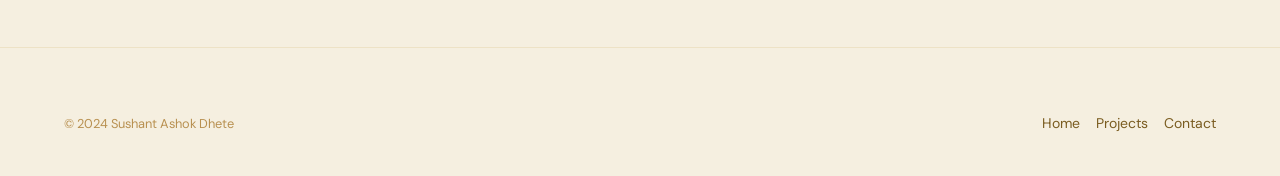
<file: skills.html>
<!DOCTYPE html>
<html lang="en" data-theme="dark">
<head>
  <meta charset="UTF-8"/><meta name="viewport" content="width=device-width, initial-scale=1.0"/>
  <meta name="description" content="Skills of Sushant Ashok Dhete — Frontend, AI Tools, Automation, Python, and more."/>
  <title>Skills — Sushant Ashok Dhete</title>
  <link rel="stylesheet" href="css/style.css"/>
  <link rel="stylesheet" href="css/animations.css"/>
  <link rel="stylesheet" href="css/responsive.css"/>
</head>
<body>
<div id="loader" class="loader"><div class="loader-logo-wrap"><svg width="36" height="36" viewBox="0 0 48 48" fill="none"><polygon points="24,3 43,13.5 43,34.5 24,45 5,34.5 5,13.5" fill="none" stroke="#d4a017" stroke-width="2"/><text x="24" y="30" text-anchor="middle" font-family="Courier New,monospace" font-size="18" font-weight="700" fill="#f5c842">S</text></svg><span class="loader-logo-text">Sushant</span></div><div class="loader-bar"><div class="loader-fill"></div></div><span class="loader-text">Loading skills…</span></div>

<nav id="nav" class="nav">
  <div class="container nav-inner">
    <a href="index.html" class="nav-logo" style="display:flex;align-items:center;gap:10px;text-decoration:none"><svg width="30" height="30" viewBox="0 0 48 48" fill="none" xmlns="http://www.w3.org/2000/svg"><polygon points="24,3 43,13.5 43,34.5 24,45 5,34.5 5,13.5" fill="none" stroke="#d4a017" stroke-width="2"/><text x="24" y="30" text-anchor="middle" font-family="Courier New,monospace" font-size="18" font-weight="700" fill="#f5c842">S</text></svg><span class="nav-logo-text">Sushant</span></a>
    <ul class="nav-links">
      <li><a href="index.html" class="nav-link">Home</a></li>
      <li><a href="about.html" class="nav-link">About</a></li>
      <li><a href="skills.html" class="nav-link active">Skills</a></li>
      <li><a href="projects.html" class="nav-link">Projects</a></li>
      <li><a href="certifications.html" class="nav-link">Certs</a></li>
      <li><a href="blog.html" class="nav-link">Blog</a></li>
      <li><a href="contact.html" class="nav-link">Contact</a></li>
    </ul>
    <div class="nav-actions">
      <button id="theme-toggle" class="theme-toggle">☀️</button>
      <a href="resume.html" class="btn btn-primary" style="padding:0.55rem 1.2rem;font-size:0.85rem">Resume</a>
      <button id="hamburger" class="hamburger"><span></span><span></span><span></span></button>
    </div>
  </div>
</nav>
<nav id="mobile-nav" class="mobile-nav">
  <a href="index.html" class="nav-link">Home</a><a href="about.html" class="nav-link">About</a>
  <a href="skills.html" class="nav-link">Skills</a><a href="projects.html" class="nav-link">Projects</a>
  <a href="certifications.html" class="nav-link">Certs</a><a href="blog.html" class="nav-link">Blog</a>
  <a href="contact.html" class="nav-link">Contact</a><a href="resume.html" class="btn btn-primary">Resume</a>
</nav>

<section class="page-hero">
  <div class="hero-bg" style="position:absolute;inset:0;pointer-events:none"><div class="hero-gradient"></div><div class="hero-grid"></div></div>
  <div class="container">
    <div class="section-tag" style="justify-content:center">// My Skills</div>
    <h1 class="text-hero hero-enter-1"><span class="grad-text">Skills</span> &amp; Expertise</h1>
    <p class="hero-enter-2" style="color:var(--clr-text-muted);max-width:550px;margin:1rem auto 0">A diverse technical toolkit spanning AI, web development, automation, and beyond.</p>
    <div class="breadcrumb hero-enter-3"><a href="index.html">Home</a><span>/</span><span>Skills</span></div>
  </div>
</section>

<main>

<!-- ════════ TECH STACK CLOUD ════════ -->
<section class="section" style="padding-bottom:0">
  <div class="container">
    <div class="section-header reveal">
      <div class="section-tag">// Technology Stack</div>
      <h2 class="text-h1">Tools I work with</h2>
    </div>
    <div class="tech-stack reveal">
      <div class="tech-item"><span class="tech-item-icon">🌐</span>HTML5</div>
      <div class="tech-item"><span class="tech-item-icon">🎨</span>CSS3</div>
      <div class="tech-item"><span class="tech-item-icon">⚡</span>JavaScript</div>
      <div class="tech-item"><span class="tech-item-icon">⚛️</span>React</div>
      <div class="tech-item"><span class="tech-item-icon">🐍</span>Python</div>
      <div class="tech-item"><span class="tech-item-icon">🚀</span>FastAPI</div>
      <div class="tech-item"><span class="tech-item-icon">🤖</span>GPT-4</div>
      <div class="tech-item"><span class="tech-item-icon">🧠</span>Claude API</div>
      <div class="tech-item"><span class="tech-item-icon">💎</span>Gemini</div>
      <div class="tech-item"><span class="tech-item-icon">🗄️</span>PostgreSQL</div>
      <div class="tech-item"><span class="tech-item-icon">⚡</span>Redis</div>
      <div class="tech-item"><span class="tech-item-icon">☁️</span>AWS Lightsail</div>
      <div class="tech-item"><span class="tech-item-icon">🐳</span>Docker</div>
      <div class="tech-item"><span class="tech-item-icon">📊</span>TradingView</div>
      <div class="tech-item"><span class="tech-item-icon">🔧</span>Git / GitHub</div>
      <div class="tech-item"><span class="tech-item-icon">🔄</span>Make.com</div>
      <div class="tech-item"><span class="tech-item-icon">📈</span>Pine Script</div>
      <div class="tech-item"><span class="tech-item-icon">🌊</span>WebSocket</div>
      <div class="tech-item"><span class="tech-item-icon">🎯</span>Fyers API</div>
      <div class="tech-item"><span class="tech-item-icon">🔥</span>Firebase</div>
    </div>
  </div>
</section>

<!-- ════════ SKILL BARS ════════ -->
<section class="section">
  <div class="container">
    <div class="section-header reveal">
      <div class="section-tag">// Proficiency</div>
      <h2 class="text-h1">Skill <span class="grad-text">breakdown</span></h2>
    </div>

    <div class="skills-grid">
      <!-- Frontend -->
      <div class="skill-category reveal">
        <div class="skill-cat-header">
          <div class="skill-cat-icon">🌐</div>
          <div class="skill-cat-name">Frontend Development</div>
        </div>
        <div class="skill-item"><div class="skill-meta"><span class="skill-name">HTML5 & Semantic Web</span><span class="skill-pct">92%</span></div><div class="skill-bar"><div class="skill-fill" data-pct="92"></div></div></div>
        <div class="skill-item"><div class="skill-meta"><span class="skill-name">CSS3 / Animations / Flexbox</span><span class="skill-pct">88%</span></div><div class="skill-bar"><div class="skill-fill" data-pct="88"></div></div></div>
        <div class="skill-item"><div class="skill-meta"><span class="skill-name">Vanilla JavaScript (ES6+)</span><span class="skill-pct">82%</span></div><div class="skill-bar"><div class="skill-fill" data-pct="82"></div></div></div>
        <div class="skill-item"><div class="skill-meta"><span class="skill-name">React.js</span><span class="skill-pct">75%</span></div><div class="skill-bar"><div class="skill-fill" data-pct="75"></div></div></div>
        <div class="skill-item"><div class="skill-meta"><span class="skill-name">Responsive / Mobile-First Design</span><span class="skill-pct">90%</span></div><div class="skill-bar"><div class="skill-fill" data-pct="90"></div></div></div>
      </div>

      <!-- AI Tools -->
      <div class="skill-category reveal reveal-delay-1">
        <div class="skill-cat-header">
          <div class="skill-cat-icon">🤖</div>
          <div class="skill-cat-name">AI Tools & LLMs</div>
        </div>
        <div class="skill-item"><div class="skill-meta"><span class="skill-name">AI Prompt Engineering</span><span class="skill-pct">90%</span></div><div class="skill-bar"><div class="skill-fill" data-pct="90"></div></div></div>
        <div class="skill-item"><div class="skill-meta"><span class="skill-name">ChatGPT / GPT-4 API</span><span class="skill-pct">88%</span></div><div class="skill-bar"><div class="skill-fill" data-pct="88"></div></div></div>
        <div class="skill-item"><div class="skill-meta"><span class="skill-name">Claude (Anthropic)</span><span class="skill-pct">87%</span></div><div class="skill-bar"><div class="skill-fill" data-pct="87"></div></div></div>
        <div class="skill-item"><div class="skill-meta"><span class="skill-name">Google Gemini</span><span class="skill-pct">83%</span></div><div class="skill-bar"><div class="skill-fill" data-pct="83"></div></div></div>
        <div class="skill-item"><div class="skill-meta"><span class="skill-name">AI-Assisted Development</span><span class="skill-pct">92%</span></div><div class="skill-bar"><div class="skill-fill" data-pct="92"></div></div></div>
      </div>

      <!-- Backend & Python -->
      <div class="skill-category reveal reveal-delay-2">
        <div class="skill-cat-header">
          <div class="skill-cat-icon">⚙️</div>
          <div class="skill-cat-name">Backend & Python</div>
        </div>
        <div class="skill-item"><div class="skill-meta"><span class="skill-name">Python</span><span class="skill-pct">78%</span></div><div class="skill-bar"><div class="skill-fill" data-pct="78"></div></div></div>
        <div class="skill-item"><div class="skill-meta"><span class="skill-name">FastAPI</span><span class="skill-pct">72%</span></div><div class="skill-bar"><div class="skill-fill" data-pct="72"></div></div></div>
        <div class="skill-item"><div class="skill-meta"><span class="skill-name">REST API Design</span><span class="skill-pct">80%</span></div><div class="skill-bar"><div class="skill-fill" data-pct="80"></div></div></div>
        <div class="skill-item"><div class="skill-meta"><span class="skill-name">WebSocket / Real-time</span><span class="skill-pct">70%</span></div><div class="skill-bar"><div class="skill-fill" data-pct="70"></div></div></div>
        <div class="skill-item"><div class="skill-meta"><span class="skill-name">PostgreSQL / Redis</span><span class="skill-pct">65%</span></div><div class="skill-bar"><div class="skill-fill" data-pct="65"></div></div></div>
      </div>

      <!-- Automation -->
      <div class="skill-category reveal reveal-delay-3">
        <div class="skill-cat-header">
          <div class="skill-cat-icon">⚡</div>
          <div class="skill-cat-name">Automation</div>
        </div>
        <div class="skill-item"><div class="skill-meta"><span class="skill-name">Workflow Automation</span><span class="skill-pct">84%</span></div><div class="skill-bar"><div class="skill-fill" data-pct="84"></div></div></div>
        <div class="skill-item"><div class="skill-meta"><span class="skill-name">Make.com / Zapier</span><span class="skill-pct">80%</span></div><div class="skill-bar"><div class="skill-fill" data-pct="80"></div></div></div>
        <div class="skill-item"><div class="skill-meta"><span class="skill-name">Algo Trading (Pine Script)</span><span class="skill-pct">78%</span></div><div class="skill-bar"><div class="skill-fill" data-pct="78"></div></div></div>
        <div class="skill-item"><div class="skill-meta"><span class="skill-name">API Integrations</span><span class="skill-pct">82%</span></div><div class="skill-bar"><div class="skill-fill" data-pct="82"></div></div></div>
        <div class="skill-item"><div class="skill-meta"><span class="skill-name">Productivity Systems</span><span class="skill-pct">88%</span></div><div class="skill-bar"><div class="skill-fill" data-pct="88"></div></div></div>
      </div>

      <!-- Trading & Finance Tech -->
      <div class="skill-category reveal">
        <div class="skill-cat-header">
          <div class="skill-cat-icon">📈</div>
          <div class="skill-cat-name">Trading & Finance Tech</div>
        </div>
        <div class="skill-item"><div class="skill-meta"><span class="skill-name">Technical Analysis (TA)</span><span class="skill-pct">85%</span></div><div class="skill-bar"><div class="skill-fill" data-pct="85"></div></div></div>
        <div class="skill-item"><div class="skill-meta"><span class="skill-name">Fyers API / Broker APIs</span><span class="skill-pct">75%</span></div><div class="skill-bar"><div class="skill-fill" data-pct="75"></div></div></div>
        <div class="skill-item"><div class="skill-meta"><span class="skill-name">NSE Options & Futures</span><span class="skill-pct">70%</span></div><div class="skill-bar"><div class="skill-fill" data-pct="70"></div></div></div>
        <div class="skill-item"><div class="skill-meta"><span class="skill-name">Strategy Backtesting</span><span class="skill-pct">68%</span></div><div class="skill-bar"><div class="skill-fill" data-pct="68"></div></div></div>
        <div class="skill-item"><div class="skill-meta"><span class="skill-name">TradingView / Pine Script v5</span><span class="skill-pct">80%</span></div><div class="skill-bar"><div class="skill-fill" data-pct="80"></div></div></div>
      </div>

      <!-- Soft Skills -->
      <div class="skill-category reveal reveal-delay-1">
        <div class="skill-cat-header">
          <div class="skill-cat-icon">🧠</div>
          <div class="skill-cat-name">Soft Skills</div>
        </div>
        <div class="skill-item"><div class="skill-meta"><span class="skill-name">Problem Solving</span><span class="skill-pct">93%</span></div><div class="skill-bar"><div class="skill-fill" data-pct="93"></div></div></div>
        <div class="skill-item"><div class="skill-meta"><span class="skill-name">Communication</span><span class="skill-pct">87%</span></div><div class="skill-bar"><div class="skill-fill" data-pct="87"></div></div></div>
        <div class="skill-item"><div class="skill-meta"><span class="skill-name">Self-Learning / Curiosity</span><span class="skill-pct">97%</span></div><div class="skill-bar"><div class="skill-fill" data-pct="97"></div></div></div>
        <div class="skill-item"><div class="skill-meta"><span class="skill-name">Leadership</span><span class="skill-pct">80%</span></div><div class="skill-bar"><div class="skill-fill" data-pct="80"></div></div></div>
        <div class="skill-item"><div class="skill-meta"><span class="skill-name">Time Management</span><span class="skill-pct">85%</span></div><div class="skill-bar"><div class="skill-fill" data-pct="85"></div></div></div>
      </div>
    </div>
  </div>
</section>

<!-- ════════ RADIAL CHARTS ════════ -->
<section class="section" style="background:rgba(255,255,255,0.015)">
  <div class="container">
    <div class="section-header reveal">
      <div class="section-tag">// Core Strengths</div>
      <h2 class="text-h1">Key <span class="grad-text">proficiencies</span></h2>
    </div>
    <div style="display:flex;flex-wrap:wrap;justify-content:center;gap:var(--space-xl)" class="stagger-children">
      <!-- Each radial circle -->
      <script>
        const radials=[{label:'AI & LLMs',pct:90,color:'#d4a017'},{label:'Web Dev',pct:85,color:'#27ae60'},{label:'Python',pct:78,color:'#e8a020'},{label:'Automation',pct:84,color:'#f5c842'},{label:'Problem Solving',pct:93,color:'#ff6b6b'}];
        document.write(radials.map(r=>{
          const R=54,C=2*Math.PI*R,off=C-(r.pct/100)*C;
          return `<div style="text-align:center">
            <svg width="130" height="130" viewBox="0 0 130 130" data-radial="${r.pct}" style="transform:rotate(-90deg)">
              <circle cx="65" cy="65" r="${R}" fill="none" stroke="rgba(255,255,255,0.06)" stroke-width="8"/>
              <circle class="progress-ring-circle" cx="65" cy="65" r="${R}" fill="none" stroke="${r.color}" stroke-width="8"
                stroke-dasharray="${C}" stroke-dashoffset="${C}" style="transition:stroke-dashoffset 1.4s cubic-bezier(0.4,0,0.2,1);filter:drop-shadow(0 0 8px ${r.color}60)" data-offset="${off}"/>
            </svg>
            <div style="font-family:var(--font-display);font-weight:700;font-size:1.3rem;margin-top:-70px;position:relative;z-index:1;color:${r.color}">${r.pct}%</div>
            <div style="margin-top:50px;font-size:0.875rem;font-weight:600">${r.label}</div>
          </div>`;
        }).join(''));
      </script>
    </div>
  </div>
</section>

</main>
<footer class="footer"><div class="container"><div class="footer-bottom" style="border-top:none;padding-top:0"><span class="footer-copy">© 2024 Sushant Ashok Dhete</span><div class="flex gap-sm"><a href="index.html" class="footer-link" style="margin:0">Home</a><a href="projects.html" class="footer-link" style="margin:0">Projects</a><a href="contact.html" class="footer-link" style="margin:0">Contact</a></div></div></div></footer>
<div class="ai-widget"><div id="ai-chat" class="ai-chat"><div class="ai-chat-header"><div class="ai-chat-avatar">🤖</div><div><div class="ai-chat-name">AI Assistant</div><div class="ai-chat-status">● Online</div></div></div><div id="ai-messages" class="ai-messages"><div class="ai-msg ai-msg-bot">💡 Ask about Sushant's skills!</div></div><div class="ai-chat-input"><input id="ai-input" class="ai-input" type="text" placeholder="Ask me anything…"/><button id="ai-send" class="ai-send">➤</button></div></div><button id="ai-widget-btn" class="ai-btn">🤖</button></div>
<button id="back-top" class="back-top">↑</button>
<script src="js/main.js"></script>
<script src="js/animations.js"></script>
<script>
// Animate radial charts on scroll
document.addEventListener('DOMContentLoaded',()=>{
  const circles=document.querySelectorAll('.progress-ring-circle');
  const io=new IntersectionObserver(entries=>{
    entries.forEach(e=>{
      if(e.isIntersecting){
        const c=e.target;
        setTimeout(()=>{ c.style.strokeDashoffset=c.dataset.offset; },300);
        io.unobserve(c);
      }
    });
  },{threshold:0.4});
  circles.forEach(c=>io.observe(c));
});
</script>
</body>
</html>
</file>
<file: css/style.css>
/* ============================================================
   PORTFOLIO DESIGN SYSTEM
   Author: [Your Name]
   Version: 1.0.0
   ============================================================ */

/* ── Google Fonts ── */
@import url('https://fonts.googleapis.com/css2?family=Syne:wght@400;500;600;700;800&family=DM+Sans:ital,opsz,wght@0,9..40,300;0,9..40,400;0,9..40,500;1,9..40,300&family=JetBrains+Mono:wght@400;500&display=swap');

/* ── CSS Variables — GOLD THEME ── */
:root {
  /* Colors */
  --clr-bg:          #0a0b10;
  --clr-surface:     #1c1a14;
  --clr-surface2:    #242010;
  --clr-border:      rgba(212,160,23,0.12);
  --clr-border2:     rgba(212,160,23,0.22);

  --clr-primary:     #d4a017;
  --clr-primary-glow:#f5c842;
  --clr-accent:      #27ae60;
  --clr-accent2:     #c0392b;
  --clr-gold:        #f5c842;

  --clr-text:        #f5f0e8;
  --clr-text-muted:  #a89060;
  --clr-text-dim:    #6a5530;

  /* Gradients */
  --grad-primary:    linear-gradient(135deg, #d4a017 0%, #f5c842 100%);
  --grad-accent:     linear-gradient(135deg, #e8a020 0%, #d4a017 100%);
  --grad-gold:       linear-gradient(135deg, #f5c842 0%, #e8a020 100%);
  --grad-hero:       radial-gradient(ellipse 80% 60% at 50% -10%, rgba(212,160,23,0.28) 0%, transparent 70%);
  --grad-card:       linear-gradient(135deg, rgba(212,160,23,0.05) 0%, rgba(212,160,23,0.02) 100%);

  /* Glass */
  --glass-bg:        rgba(28,26,20,0.75);
  --glass-border:    rgba(212,160,23,0.12);
  --glass-blur:      blur(20px);

  /* Typography */
  --font-display:    'Syne', sans-serif;
  --font-body:       'DM Sans', sans-serif;
  --font-mono:       'JetBrains Mono', monospace;

  /* Spacing */
  --space-xs:  0.5rem;
  --space-sm:  1rem;
  --space-md:  1.5rem;
  --space-lg:  2.5rem;
  --space-xl:  4rem;
  --space-2xl: 6rem;
  --space-3xl: 9rem;

  /* Radii */
  --r-sm:  8px;
  --r-md:  14px;
  --r-lg:  20px;
  --r-xl:  28px;
  --r-full: 9999px;

  /* Shadows */
  --shadow-sm:   0 2px 12px rgba(0,0,0,0.3);
  --shadow-md:   0 8px 32px rgba(0,0,0,0.4);
  --shadow-lg:   0 20px 60px rgba(0,0,0,0.5);
  --shadow-glow: 0 0 40px rgba(212,160,23,0.22);
  --shadow-accent: 0 0 30px rgba(39,174,96,0.2);

  /* Transitions */
  --t-fast:   150ms cubic-bezier(0.4,0,0.2,1);
  --t-base:   280ms cubic-bezier(0.4,0,0.2,1);
  --t-slow:   500ms cubic-bezier(0.4,0,0.2,1);
  --t-spring: 600ms cubic-bezier(0.34,1.56,0.64,1);
}

/* Light Mode — warm cream gold theme */
[data-theme="light"] {
  --clr-bg:         #f5efe0;
  --clr-surface:    #fffdf5;
  --clr-surface2:   #fdf5e0;
  --clr-border:     rgba(180,130,10,0.12);
  --clr-border2:    rgba(180,130,10,0.22);
  --clr-text:       #1a0f00;
  --clr-text-muted: #7a5c20;
  --clr-text-dim:   #b89050;
  --glass-bg:       rgba(255,253,245,0.8);
  --glass-border:   rgba(180,130,10,0.15);
  --grad-hero:      radial-gradient(ellipse 80% 60% at 50% -10%, rgba(212,160,23,0.18) 0%, transparent 70%);
  --grad-card:      linear-gradient(135deg, rgba(212,160,23,0.06) 0%, rgba(212,160,23,0.02) 100%);
  --shadow-md:      0 8px 32px rgba(180,130,10,0.12);
}

/* ── Reset & Base ── */
*, *::before, *::after { box-sizing: border-box; margin: 0; padding: 0; }

html {
  scroll-behavior: smooth;
  font-size: 16px;
  -webkit-text-size-adjust: 100%;
}

body {
  background-color: var(--clr-bg);
  color: var(--clr-text);
  font-family: var(--font-body);
  font-weight: 400;
  line-height: 1.7;
  overflow-x: hidden;
  transition: background-color var(--t-slow), color var(--t-slow);
}

img { display: block; max-width: 100%; }
a { color: inherit; text-decoration: none; }
ul { list-style: none; }
button { cursor: pointer; border: none; background: none; font-family: inherit; }

/* ── Scrollbar ── */
::-webkit-scrollbar { width: 6px; }
::-webkit-scrollbar-track { background: var(--clr-bg); }
::-webkit-scrollbar-thumb { background: var(--clr-primary); border-radius: var(--r-full); }

/* ── Selection ── */
::selection { background: rgba(212,160,23,0.3); color: var(--clr-text); }

/* ── Typography Scale ── */
.text-hero    { font-family: var(--font-display); font-size: clamp(3rem, 7vw, 7rem); font-weight: 800; line-height: 1.0; letter-spacing: -0.03em; }
.text-h1      { font-family: var(--font-display); font-size: clamp(2rem, 4vw, 3.5rem); font-weight: 700; line-height: 1.15; letter-spacing: -0.02em; }
.text-h2      { font-family: var(--font-display); font-size: clamp(1.5rem, 3vw, 2.5rem); font-weight: 700; line-height: 1.2; letter-spacing: -0.015em; }
.text-h3      { font-family: var(--font-display); font-size: clamp(1.1rem, 2vw, 1.5rem); font-weight: 600; line-height: 1.3; }
.text-body    { font-size: 1rem; line-height: 1.7; }
.text-sm      { font-size: 0.875rem; }
.text-xs      { font-size: 0.75rem; }
.text-mono    { font-family: var(--font-mono); font-size: 0.875rem; }

/* ── Gradient Text ── */
.grad-text {
  background: var(--grad-primary);
  -webkit-background-clip: text;
  -webkit-text-fill-color: transparent;
  background-clip: text;
}
.grad-text-accent {
  background: var(--grad-accent);
  -webkit-background-clip: text;
  -webkit-text-fill-color: transparent;
  background-clip: text;
}

/* ── Layout ── */
.container {
  width: 100%;
  max-width: 1200px;
  margin: 0 auto;
  padding: 0 var(--space-md);
}

.section {
  padding: var(--space-3xl) 0;
}

.section-tag {
  display: inline-flex;
  align-items: center;
  gap: 0.5rem;
  padding: 0.35rem 1rem;
  background: rgba(212,160,23,0.10);
  border: 1px solid rgba(212,160,23,0.18);
  border-radius: var(--r-full);
  font-family: var(--font-mono);
  font-size: 0.75rem;
  color: var(--clr-primary-glow);
  letter-spacing: 0.08em;
  text-transform: uppercase;
  margin-bottom: var(--space-md);
}

.section-header {
  text-align: center;
  margin-bottom: var(--space-xl);
}

/* ── Glass Card ── */
.glass {
  background: var(--glass-bg);
  backdrop-filter: var(--glass-blur);
  -webkit-backdrop-filter: var(--glass-blur);
  border: 1px solid var(--glass-border);
  border-radius: var(--r-lg);
}

/* ── Buttons ── */
.btn {
  display: inline-flex;
  align-items: center;
  gap: 0.5rem;
  padding: 0.8rem 1.8rem;
  border-radius: var(--r-full);
  font-family: var(--font-display);
  font-size: 0.9rem;
  font-weight: 600;
  letter-spacing: 0.02em;
  transition: all var(--t-base);
  position: relative;
  overflow: hidden;
}

.btn::before {
  content: '';
  position: absolute;
  inset: 0;
  background: rgba(255,255,255,0.1);
  transform: translateX(-100%);
  transition: transform var(--t-base);
}

.btn:hover::before { transform: translateX(0); }

.btn-primary {
  background: var(--grad-primary);
  color: #fff;
  box-shadow: 0 4px 24px rgba(212,160,23,0.38);
}

.btn-primary:hover {
  transform: translateY(-2px);
  box-shadow: 0 8px 32px rgba(212,160,23,0.5);
}

.btn-outline {
  background: transparent;
  color: var(--clr-text);
  border: 1px solid var(--clr-border2);
}

.btn-outline:hover {
  border-color: var(--clr-primary);
  color: var(--clr-primary-glow);
  transform: translateY(-2px);
}

.btn-ghost {
  background: rgba(212,160,23,0.08);
  color: var(--clr-primary-glow);
  border: 1px solid rgba(212,160,23,0.14);
}

.btn-ghost:hover {
  background: rgba(212,160,23,0.14);
  transform: translateY(-2px);
}

/* ── Navigation ── */
.nav {
  position: fixed;
  top: 0;
  left: 0;
  right: 0;
  z-index: 1000;
  padding: 1rem 0;
  transition: all var(--t-base);
}

.nav.scrolled {
  background: var(--glass-bg);
  backdrop-filter: var(--glass-blur);
  -webkit-backdrop-filter: var(--glass-blur);
  border-bottom: 1px solid var(--glass-border);
  padding: 0.6rem 0;
  box-shadow: var(--shadow-sm);
}

.nav-inner {
  display: flex;
  align-items: center;
  justify-content: space-between;
}

.nav-logo {
  font-family: var(--font-display);
  font-size: 1.3rem;
  font-weight: 800;
  background: var(--grad-primary);
  -webkit-background-clip: text;
  -webkit-text-fill-color: transparent;
  background-clip: text;
}

.nav-logo span {
  font-weight: 400;
  -webkit-text-fill-color: var(--clr-text-muted);
}

.nav-links {
  display: flex;
  align-items: center;
  gap: var(--space-lg);
}

.nav-link {
  font-family: var(--font-display);
  font-size: 0.875rem;
  font-weight: 500;
  color: var(--clr-text-muted);
  transition: color var(--t-fast);
  position: relative;
  padding: 0.25rem 0;
}

.nav-link::after {
  content: '';
  position: absolute;
  bottom: -2px;
  left: 0;
  right: 0;
  height: 2px;
  background: var(--grad-primary);
  transform: scaleX(0);
  transition: transform var(--t-base);
  border-radius: var(--r-full);
}

.nav-link:hover { color: var(--clr-text); }
.nav-link:hover::after,
.nav-link.active::after { transform: scaleX(1); }
.nav-link.active { color: var(--clr-text); }

.nav-actions {
  display: flex;
  align-items: center;
  gap: var(--space-sm);
}

.theme-toggle {
  width: 40px;
  height: 40px;
  border-radius: var(--r-full);
  background: rgba(255,255,255,0.06);
  border: 1px solid var(--clr-border);
  display: flex;
  align-items: center;
  justify-content: center;
  font-size: 1.1rem;
  transition: all var(--t-base);
  color: var(--clr-text-muted);
}

.theme-toggle:hover {
  background: rgba(212,160,23,0.14);
  border-color: var(--clr-primary);
  color: var(--clr-primary-glow);
  transform: rotate(20deg);
}

.hamburger {
  display: none;
  flex-direction: column;
  gap: 5px;
  width: 36px;
  height: 36px;
  align-items: center;
  justify-content: center;
  border-radius: var(--r-sm);
  background: rgba(255,255,255,0.06);
  border: 1px solid var(--clr-border);
  transition: all var(--t-base);
}

.hamburger span {
  display: block;
  width: 18px;
  height: 2px;
  background: var(--clr-text);
  border-radius: var(--r-full);
  transition: all var(--t-base);
}

.hamburger.open span:nth-child(1) { transform: translateY(7px) rotate(45deg); }
.hamburger.open span:nth-child(2) { opacity: 0; transform: scaleX(0); }
.hamburger.open span:nth-child(3) { transform: translateY(-7px) rotate(-45deg); }

/* ── Mobile Nav ── */
.mobile-nav {
  display: none;
  position: fixed;
  inset: 0;
  z-index: 999;
  background: var(--clr-bg);
  flex-direction: column;
  align-items: center;
  justify-content: center;
  gap: var(--space-lg);
  opacity: 0;
  pointer-events: none;
  transition: opacity var(--t-base);
}

.mobile-nav.open {
  display: flex;
  opacity: 1;
  pointer-events: all;
}

.mobile-nav .nav-link {
  font-size: 1.5rem;
  font-weight: 700;
  color: var(--clr-text);
}

/* ── Scroll Progress ── */
.scroll-progress {
  position: fixed;
  top: 0;
  left: 0;
  height: 3px;
  background: var(--grad-primary);
  z-index: 9999;
  transition: width 50ms linear;
  box-shadow: 0 0 10px var(--clr-primary);
}

/* ── Loading Screen ── */
.loader {
  position: fixed;
  inset: 0;
  z-index: 99999;
  background: var(--clr-bg);
  display: flex;
  flex-direction: column;
  align-items: center;
  justify-content: center;
  gap: var(--space-md);
  transition: opacity var(--t-slow), visibility var(--t-slow);
}

.loader.hidden { opacity: 0; visibility: hidden; }

.loader-logo {
  font-family: var(--font-display);
  font-size: 2.5rem;
  font-weight: 800;
  background: var(--grad-primary);
  -webkit-background-clip: text;
  -webkit-text-fill-color: transparent;
  background-clip: text;
}

.loader-bar {
  width: 200px;
  height: 3px;
  background: var(--clr-surface2);
  border-radius: var(--r-full);
  overflow: hidden;
}

.loader-fill {
  height: 100%;
  background: var(--grad-primary);
  border-radius: var(--r-full);
  animation: load 1.8s cubic-bezier(0.4,0,0.2,1) forwards;
}

@keyframes load {
  0% { width: 0%; }
  60% { width: 80%; }
  100% { width: 100%; }
}

.loader-text {
  font-family: var(--font-mono);
  font-size: 0.75rem;
  color: var(--clr-text-dim);
  letter-spacing: 0.1em;
  animation: blink 1s infinite;
}

@keyframes blink { 0%, 100% { opacity: 1; } 50% { opacity: 0.3; } }

/* ── Hero Section ── */
.hero {
  min-height: 100vh;
  display: flex;
  align-items: center;
  position: relative;
  overflow: hidden;
  padding-top: 6rem;
}

.hero-bg {
  position: absolute;
  inset: 0;
  pointer-events: none;
}

.hero-gradient { background: var(--grad-hero); width: 100%; height: 100%; }

.hero-grid {
  position: absolute;
  inset: 0;
  background-image:
    linear-gradient(var(--clr-border) 1px, transparent 1px),
    linear-gradient(90deg, var(--clr-border) 1px, transparent 1px);
  background-size: 60px 60px;
  mask-image: radial-gradient(ellipse 80% 80% at 50% 50%, black 20%, transparent 100%);
  -webkit-mask-image: radial-gradient(ellipse 80% 80% at 50% 50%, black 20%, transparent 100%);
}

.hero-orb {
  position: absolute;
  border-radius: 50%;
  filter: blur(80px);
  pointer-events: none;
}

.hero-orb-1 {
  width: 600px; height: 600px;
  top: -200px; right: -100px;
  background: radial-gradient(circle, rgba(212,160,23,0.14) 0%, transparent 70%);
  animation: float 8s ease-in-out infinite;
}

.hero-orb-2 {
  width: 400px; height: 400px;
  bottom: -100px; left: -100px;
  background: radial-gradient(circle, rgba(39,174,96,0.1) 0%, transparent 70%);
  animation: float 10s ease-in-out infinite reverse;
}

@keyframes float {
  0%, 100% { transform: translateY(0px) scale(1); }
  50% { transform: translateY(-30px) scale(1.05); }
}

.hero-inner {
  display: grid;
  grid-template-columns: 1fr 1fr;
  gap: var(--space-xl);
  align-items: center;
  position: relative;
  z-index: 1;
  width: 100%;
}

.hero-badge {
  display: inline-flex;
  align-items: center;
  gap: 0.5rem;
  padding: 0.4rem 1rem;
  background: rgba(212,160,23,0.10);
  border: 1px solid rgba(212,160,23,0.22);
  border-radius: var(--r-full);
  font-family: var(--font-mono);
  font-size: 0.75rem;
  color: var(--clr-primary-glow);
  margin-bottom: var(--space-md);
}

.hero-badge-dot {
  width: 6px; height: 6px;
  background: var(--clr-accent);
  border-radius: 50%;
  animation: pulse 2s ease-in-out infinite;
}

@keyframes pulse {
  0%, 100% { transform: scale(1); opacity: 1; }
  50% { transform: scale(1.4); opacity: 0.7; }
}

.hero-title { margin-bottom: var(--space-md); }

.hero-typing-wrap {
  font-family: var(--font-display);
  font-size: clamp(1.1rem, 2.5vw, 1.6rem);
  font-weight: 500;
  color: var(--clr-text-muted);
  margin-bottom: var(--space-lg);
  display: flex;
  align-items: center;
  gap: 0.5rem;
  flex-wrap: wrap;
}

.hero-typing-static { color: var(--clr-text-muted); }
.typing-cursor {
  width: 2px; height: 1.2em;
  background: var(--clr-primary);
  display: inline-block;
  animation: blink 0.9s infinite;
  border-radius: 1px;
  vertical-align: text-bottom;
}

#typing-text { color: var(--clr-primary-glow); }

.hero-desc {
  font-size: 1.05rem;
  color: var(--clr-text-muted);
  max-width: 520px;
  margin-bottom: var(--space-lg);
  line-height: 1.8;
}

.hero-actions {
  display: flex;
  gap: var(--space-sm);
  flex-wrap: wrap;
  margin-bottom: var(--space-lg);
}

.hero-socials {
  display: flex;
  align-items: center;
  gap: var(--space-sm);
}

.hero-socials-label {
  font-size: 0.75rem;
  color: var(--clr-text-dim);
  font-family: var(--font-mono);
}

.social-link {
  width: 40px; height: 40px;
  border-radius: var(--r-md);
  background: rgba(255,255,255,0.05);
  border: 1px solid var(--clr-border);
  display: flex;
  align-items: center;
  justify-content: center;
  font-size: 1rem;
  color: var(--clr-text-muted);
  transition: all var(--t-base);
}

.social-link:hover {
  background: rgba(212,160,23,0.14);
  border-color: var(--clr-primary);
  color: var(--clr-primary-glow);
  transform: translateY(-3px);
  box-shadow: 0 8px 20px rgba(212,160,23,0.18);
}

/* Hero Avatar */
.hero-visual { display: flex; justify-content: center; align-items: center; }

.hero-avatar-wrap {
  position: relative;
  width: 340px;
  height: 340px;
}

.hero-avatar-ring {
  position: absolute;
  inset: -20px;
  border-radius: 50%;
  border: 1.5px solid transparent;
  background: linear-gradient(var(--clr-bg), var(--clr-bg)) padding-box,
              var(--grad-primary) border-box;
  animation: spin 12s linear infinite;
}

.hero-avatar-ring::before {
  content: '';
  position: absolute;
  top: -4px; left: 50%;
  transform: translateX(-50%);
  width: 10px; height: 10px;
  background: var(--clr-primary);
  border-radius: 50%;
  box-shadow: 0 0 15px var(--clr-primary), 0 0 30px var(--clr-primary);
}

@keyframes spin { from { transform: rotate(0deg); } to { transform: rotate(360deg); } }

.hero-avatar-ring-2 {
  position: absolute;
  inset: -40px;
  border-radius: 50%;
  border: 1px solid rgba(212,160,23,0.10);
  animation: spin 20s linear infinite reverse;
}

.hero-avatar-img {
  width: 100%;
  height: 100%;
  border-radius: 50%;
  object-fit: cover;
  background: var(--clr-surface2);
  display: flex;
  align-items: center;
  justify-content: center;
  overflow: hidden;
  position: relative;
  z-index: 1;
}

.hero-avatar-placeholder {
  width: 100%; height: 100%;
  background: linear-gradient(135deg, var(--clr-surface2) 0%, var(--clr-surface) 100%);
  border-radius: 50%;
  display: flex;
  align-items: center;
  justify-content: center;
  font-size: 5rem;
  font-family: var(--font-display);
  font-weight: 800;
  background-clip: text;
  -webkit-background-clip: text;
  color: transparent;
  background: var(--grad-primary);
  -webkit-background-clip: text;
  -webkit-text-fill-color: transparent;
  background-clip: text;
}

.hero-float-badge {
  position: absolute;
  background: var(--glass-bg);
  backdrop-filter: blur(20px);
  border: 1px solid var(--glass-border);
  border-radius: var(--r-md);
  padding: 0.6rem 1rem;
  display: flex;
  align-items: center;
  gap: 0.5rem;
  font-size: 0.8rem;
  font-weight: 500;
  white-space: nowrap;
  box-shadow: var(--shadow-md);
  animation: float 4s ease-in-out infinite;
  z-index: 2;
}

.hero-float-badge:nth-child(3) { top: 5%; right: -20px; animation-delay: 0s; }
.hero-float-badge:nth-child(4) { bottom: 15%; left: -30px; animation-delay: 1.5s; }
.hero-float-badge:nth-child(5) { bottom: 40%; right: -25px; animation-delay: 0.8s; }

.hero-float-badge .badge-icon { font-size: 1rem; }

/* ── Stats Section ── */
.stats-grid {
  display: grid;
  grid-template-columns: repeat(4, 1fr);
  gap: var(--space-md);
}

.stat-card {
  padding: var(--space-lg);
  text-align: center;
  background: var(--grad-card);
  border: 1px solid var(--clr-border);
  border-radius: var(--r-lg);
  transition: all var(--t-base);
  position: relative;
  overflow: hidden;
}

.stat-card::before {
  content: '';
  position: absolute;
  top: 0;
  left: 0;
  right: 0;
  height: 2px;
  background: var(--grad-primary);
  transform: scaleX(0);
  transition: transform var(--t-base);
}

.stat-card:hover::before { transform: scaleX(1); }

.stat-card:hover {
  transform: translateY(-4px);
  border-color: rgba(212,160,23,0.3);
  box-shadow: var(--shadow-glow);
}

.stat-number {
  font-family: var(--font-display);
  font-size: 2.8rem;
  font-weight: 800;
  background: var(--grad-primary);
  -webkit-background-clip: text;
  -webkit-text-fill-color: transparent;
  background-clip: text;
  line-height: 1;
  margin-bottom: 0.5rem;
}

.stat-label {
  font-size: 0.8rem;
  color: var(--clr-text-muted);
  font-weight: 500;
  text-transform: uppercase;
  letter-spacing: 0.08em;
}

/* ── Skills ── */
.skills-grid {
  display: grid;
  grid-template-columns: repeat(auto-fit, minmax(260px, 1fr));
  gap: var(--space-md);
}

.skill-category {
  padding: var(--space-lg);
  background: var(--grad-card);
  border: 1px solid var(--clr-border);
  border-radius: var(--r-lg);
  transition: all var(--t-base);
}

.skill-category:hover {
  border-color: rgba(212,160,23,0.22);
  transform: translateY(-3px);
  box-shadow: var(--shadow-md);
}

.skill-cat-header {
  display: flex;
  align-items: center;
  gap: 0.75rem;
  margin-bottom: var(--space-md);
}

.skill-cat-icon {
  width: 42px; height: 42px;
  border-radius: var(--r-md);
  background: rgba(212,160,23,0.12);
  display: flex;
  align-items: center;
  justify-content: center;
  font-size: 1.2rem;
}

.skill-cat-name {
  font-family: var(--font-display);
  font-size: 1.05rem;
  font-weight: 600;
}

.skill-item { margin-bottom: 1rem; }

.skill-meta {
  display: flex;
  justify-content: space-between;
  align-items: center;
  margin-bottom: 0.4rem;
}

.skill-name { font-size: 0.875rem; font-weight: 500; }
.skill-pct { font-family: var(--font-mono); font-size: 0.75rem; color: var(--clr-primary-glow); }

.skill-bar {
  height: 6px;
  background: rgba(255,255,255,0.06);
  border-radius: var(--r-full);
  overflow: hidden;
}

.skill-fill {
  height: 100%;
  background: var(--grad-primary);
  border-radius: var(--r-full);
  width: 0%;
  transition: width 1.2s cubic-bezier(0.4,0,0.2,1);
  position: relative;
}

.skill-fill::after {
  content: '';
  position: absolute;
  right: 0;
  top: 50%;
  transform: translateY(-50%);
  width: 10px; height: 10px;
  background: var(--clr-primary-glow);
  border-radius: 50%;
  box-shadow: 0 0 8px var(--clr-primary);
}

/* ── Projects ── */
.projects-filter {
  display: flex;
  gap: var(--space-xs);
  flex-wrap: wrap;
  justify-content: center;
  margin-bottom: var(--space-xl);
}

.filter-btn {
  padding: 0.5rem 1.2rem;
  border-radius: var(--r-full);
  background: rgba(255,255,255,0.04);
  border: 1px solid var(--clr-border);
  font-size: 0.85rem;
  font-weight: 500;
  color: var(--clr-text-muted);
  transition: all var(--t-base);
}

.filter-btn:hover,
.filter-btn.active {
  background: rgba(212,160,23,0.14);
  border-color: rgba(212,160,23,0.3);
  color: var(--clr-primary-glow);
}

.projects-grid {
  display: grid;
  grid-template-columns: repeat(auto-fill, minmax(340px, 1fr));
  gap: var(--space-lg);
}

.project-card {
  background: var(--grad-card);
  border: 1px solid var(--clr-border);
  border-radius: var(--r-xl);
  overflow: hidden;
  transition: all var(--t-base);
  position: relative;
  cursor: pointer;
}

.project-card::before {
  content: '';
  position: absolute;
  inset: 0;
  background: linear-gradient(135deg, rgba(212,160,23,0.05) 0%, transparent 100%);
  opacity: 0;
  transition: opacity var(--t-base);
  pointer-events: none;
}

.project-card:hover::before { opacity: 1; }

.project-card:hover {
  transform: translateY(-6px);
  border-color: rgba(212,160,23,0.3);
  box-shadow: var(--shadow-lg), var(--shadow-glow);
}

.project-thumb {
  height: 200px;
  position: relative;
  overflow: hidden;
  display: flex;
  align-items: center;
  justify-content: center;
}

.project-thumb-bg {
  position: absolute;
  inset: 0;
  background: linear-gradient(135deg, var(--clr-surface2) 0%, var(--clr-surface) 100%);
}

.project-thumb-icon {
  position: relative;
  z-index: 1;
  font-size: 4rem;
  filter: drop-shadow(0 0 20px rgba(212,160,23,0.38));
}

.project-thumb-overlay {
  position: absolute;
  inset: 0;
  background: rgba(6,7,13,0.6);
  display: flex;
  align-items: center;
  justify-content: center;
  gap: var(--space-sm);
  opacity: 0;
  transition: opacity var(--t-base);
  z-index: 2;
}

.project-card:hover .project-thumb-overlay { opacity: 1; }

.project-body { padding: var(--space-lg); }

.project-tags {
  display: flex;
  flex-wrap: wrap;
  gap: 0.4rem;
  margin-bottom: var(--space-sm);
}

.project-tag {
  padding: 0.2rem 0.6rem;
  background: rgba(212,160,23,0.10);
  border: 1px solid rgba(212,160,23,0.14);
  border-radius: var(--r-full);
  font-size: 0.7rem;
  font-weight: 500;
  color: var(--clr-primary-glow);
  font-family: var(--font-mono);
}

.project-title {
  font-family: var(--font-display);
  font-size: 1.15rem;
  font-weight: 700;
  margin-bottom: 0.5rem;
  transition: color var(--t-fast);
}

.project-card:hover .project-title { color: var(--clr-primary-glow); }

.project-desc {
  font-size: 0.875rem;
  color: var(--clr-text-muted);
  line-height: 1.6;
  margin-bottom: var(--space-md);
}

.project-links {
  display: flex;
  gap: 0.75rem;
}

.project-link {
  padding: 0.45rem 1rem;
  border-radius: var(--r-full);
  font-size: 0.8rem;
  font-weight: 600;
  transition: all var(--t-base);
  display: flex;
  align-items: center;
  gap: 0.4rem;
}

.project-link-demo {
  background: var(--grad-primary);
  color: #fff;
}

.project-link-gh {
  background: rgba(255,255,255,0.06);
  border: 1px solid var(--clr-border);
  color: var(--clr-text-muted);
}

.project-link:hover { transform: translateY(-2px); }

/* ── Modal ── */
.modal-overlay {
  position: fixed;
  inset: 0;
  z-index: 9000;
  background: rgba(0,0,0,0.75);
  backdrop-filter: blur(8px);
  display: flex;
  align-items: center;
  justify-content: center;
  padding: var(--space-md);
  opacity: 0;
  visibility: hidden;
  transition: all var(--t-base);
}

.modal-overlay.open {
  opacity: 1;
  visibility: visible;
}

.modal {
  background: var(--clr-surface);
  border: 1px solid var(--clr-border2);
  border-radius: var(--r-xl);
  max-width: 720px;
  width: 100%;
  max-height: 90vh;
  overflow-y: auto;
  transform: scale(0.9) translateY(20px);
  transition: transform var(--t-spring);
}

.modal-overlay.open .modal { transform: scale(1) translateY(0); }

.modal-header {
  padding: var(--space-lg);
  border-bottom: 1px solid var(--clr-border);
  display: flex;
  justify-content: space-between;
  align-items: flex-start;
  position: sticky;
  top: 0;
  background: var(--clr-surface);
  z-index: 1;
}

.modal-close {
  width: 36px; height: 36px;
  border-radius: var(--r-full);
  background: rgba(255,255,255,0.05);
  border: 1px solid var(--clr-border);
  display: flex;
  align-items: center;
  justify-content: center;
  color: var(--clr-text-muted);
  font-size: 1.2rem;
  transition: all var(--t-base);
  flex-shrink: 0;
}

.modal-close:hover {
  background: rgba(255,107,107,0.15);
  border-color: var(--clr-accent2);
  color: var(--clr-accent2);
  transform: rotate(90deg);
}

.modal-body { padding: var(--space-lg); }

/* ── Timeline ── */
.timeline { position: relative; padding-left: 2rem; }

.timeline::before {
  content: '';
  position: absolute;
  left: 8px;
  top: 0;
  bottom: 0;
  width: 2px;
  background: linear-gradient(to bottom, var(--clr-primary), var(--clr-accent), transparent);
}

.timeline-item { position: relative; margin-bottom: var(--space-lg); }

.timeline-item::before {
  content: '';
  position: absolute;
  left: -1.65rem;
  top: 8px;
  width: 12px; height: 12px;
  border-radius: 50%;
  background: var(--clr-primary);
  border: 2px solid var(--clr-bg);
  box-shadow: 0 0 10px var(--clr-primary);
}

.timeline-date {
  font-family: var(--font-mono);
  font-size: 0.75rem;
  color: var(--clr-primary-glow);
  margin-bottom: 0.4rem;
}

.timeline-title {
  font-family: var(--font-display);
  font-size: 1rem;
  font-weight: 600;
  margin-bottom: 0.3rem;
}

.timeline-sub { font-size: 0.85rem; color: var(--clr-text-muted); }

/* ── Testimonials ── */
.testimonials-track {
  overflow: hidden;
  position: relative;
}

.testimonials-inner {
  display: flex;
  gap: var(--space-md);
  transition: transform var(--t-slow);
}

.testimonial-card {
  flex: 0 0 calc(33.333% - 1rem);
  background: var(--grad-card);
  border: 1px solid var(--clr-border);
  border-radius: var(--r-xl);
  padding: var(--space-lg);
  transition: all var(--t-base);
}

.testimonial-card:hover {
  border-color: rgba(212,160,23,0.22);
  transform: translateY(-3px);
}

.testimonial-stars {
  color: var(--clr-gold);
  margin-bottom: var(--space-sm);
  font-size: 0.9rem;
}

.testimonial-text {
  font-size: 0.9rem;
  color: var(--clr-text-muted);
  line-height: 1.7;
  margin-bottom: var(--space-md);
  font-style: italic;
}

.testimonial-author {
  display: flex;
  align-items: center;
  gap: 0.75rem;
}

.testimonial-avatar {
  width: 44px; height: 44px;
  border-radius: 50%;
  background: var(--grad-primary);
  display: flex;
  align-items: center;
  justify-content: center;
  font-weight: 700;
  font-family: var(--font-display);
  color: #fff;
  font-size: 1rem;
  flex-shrink: 0;
}

.testimonial-name { font-weight: 600; font-size: 0.9rem; }
.testimonial-role { font-size: 0.75rem; color: var(--clr-text-muted); }

.testimonials-nav {
  display: flex;
  gap: 0.5rem;
  justify-content: center;
  margin-top: var(--space-md);
}

.testimonials-dot {
  width: 8px; height: 8px;
  border-radius: 50%;
  background: var(--clr-text-dim);
  cursor: pointer;
  transition: all var(--t-base);
}

.testimonials-dot.active {
  background: var(--clr-primary);
  width: 24px;
  border-radius: var(--r-full);
}

/* ── Contact Form ── */
.contact-grid {
  display: grid;
  grid-template-columns: 1fr 1.5fr;
  gap: var(--space-xl);
  align-items: start;
}

.contact-info-item {
  display: flex;
  align-items: center;
  gap: var(--space-sm);
  padding: var(--space-md);
  background: var(--grad-card);
  border: 1px solid var(--clr-border);
  border-radius: var(--r-lg);
  margin-bottom: var(--space-sm);
  transition: all var(--t-base);
}

.contact-info-item:hover {
  border-color: rgba(212,160,23,0.22);
  transform: translateX(4px);
}

.contact-icon {
  width: 44px; height: 44px;
  border-radius: var(--r-md);
  background: rgba(212,160,23,0.12);
  display: flex;
  align-items: center;
  justify-content: center;
  font-size: 1.2rem;
  flex-shrink: 0;
}

.form-group { margin-bottom: var(--space-md); }

.form-label {
  display: block;
  font-size: 0.875rem;
  font-weight: 500;
  margin-bottom: 0.5rem;
  color: var(--clr-text-muted);
}

.form-control {
  width: 100%;
  padding: 0.85rem 1.1rem;
  background: rgba(255,255,255,0.03);
  border: 1px solid var(--clr-border);
  border-radius: var(--r-md);
  color: var(--clr-text);
  font-family: var(--font-body);
  font-size: 0.9rem;
  transition: all var(--t-base);
  resize: vertical;
}

.form-control::placeholder { color: var(--clr-text-dim); }

.form-control:focus {
  outline: none;
  border-color: var(--clr-primary);
  background: rgba(212,160,23,0.05);
  box-shadow: 0 0 0 3px rgba(212,160,23,0.10);
}

.form-control.error { border-color: var(--clr-accent2); }
.form-error { font-size: 0.75rem; color: var(--clr-accent2); margin-top: 0.3rem; display: none; }

.form-row { display: grid; grid-template-columns: 1fr 1fr; gap: var(--space-md); }

/* ── Blog Cards ── */
.blog-grid {
  display: grid;
  grid-template-columns: repeat(auto-fill, minmax(300px, 1fr));
  gap: var(--space-lg);
}

.blog-card {
  background: var(--grad-card);
  border: 1px solid var(--clr-border);
  border-radius: var(--r-xl);
  overflow: hidden;
  transition: all var(--t-base);
}

.blog-card:hover {
  transform: translateY(-5px);
  border-color: rgba(212,160,23,0.22);
  box-shadow: var(--shadow-md);
}

.blog-thumb {
  height: 160px;
  background: var(--clr-surface2);
  display: flex;
  align-items: center;
  justify-content: center;
  font-size: 3rem;
  position: relative;
  overflow: hidden;
}

.blog-thumb-bg {
  position: absolute;
  inset: 0;
  background: linear-gradient(135deg, var(--clr-surface2), var(--clr-surface));
}

.blog-thumb-icon { position: relative; z-index: 1; }

.blog-body { padding: var(--space-lg); }

.blog-category {
  font-family: var(--font-mono);
  font-size: 0.7rem;
  color: var(--clr-accent);
  text-transform: uppercase;
  letter-spacing: 0.1em;
  margin-bottom: 0.5rem;
}

.blog-title {
  font-family: var(--font-display);
  font-size: 1rem;
  font-weight: 600;
  margin-bottom: 0.5rem;
  line-height: 1.4;
  transition: color var(--t-fast);
}

.blog-card:hover .blog-title { color: var(--clr-primary-glow); }

.blog-excerpt { font-size: 0.85rem; color: var(--clr-text-muted); margin-bottom: var(--space-md); }

.blog-meta {
  display: flex;
  justify-content: space-between;
  align-items: center;
  font-size: 0.75rem;
  color: var(--clr-text-dim);
}

/* ── Certification Cards ── */
.cert-grid {
  display: grid;
  grid-template-columns: repeat(auto-fill, minmax(260px, 1fr));
  gap: var(--space-md);
}

.cert-card {
  background: var(--grad-card);
  border: 1px solid var(--clr-border);
  border-radius: var(--r-lg);
  padding: var(--space-lg);
  cursor: pointer;
  transition: all var(--t-base);
  text-align: center;
  position: relative;
  overflow: hidden;
}

.cert-card::before {
  content: '';
  position: absolute;
  top: 0;
  left: 0;
  right: 0;
  height: 3px;
  background: var(--grad-gold);
  transform: scaleX(0);
  transition: transform var(--t-base);
}

.cert-card:hover::before { transform: scaleX(1); }

.cert-card:hover {
  transform: translateY(-4px);
  border-color: rgba(245,200,66,0.25);
  box-shadow: 0 12px 40px rgba(245,200,66,0.1);
}

.cert-icon { font-size: 2.5rem; margin-bottom: var(--space-sm); }
.cert-name { font-family: var(--font-display); font-size: 0.95rem; font-weight: 600; margin-bottom: 0.4rem; }
.cert-issuer { font-size: 0.8rem; color: var(--clr-text-muted); margin-bottom: 0.3rem; }
.cert-date { font-family: var(--font-mono); font-size: 0.7rem; color: var(--clr-primary-glow); }

/* ── AI Assistant Widget ── */
.ai-widget {
  position: fixed;
  bottom: 2rem;
  right: 2rem;
  z-index: 800;
}

.ai-btn {
  width: 56px; height: 56px;
  border-radius: 50%;
  background: var(--grad-primary);
  display: flex;
  align-items: center;
  justify-content: center;
  font-size: 1.5rem;
  box-shadow: 0 8px 32px rgba(212,160,23,0.5);
  transition: all var(--t-spring);
  cursor: pointer;
  border: none;
  color: #fff;
}

.ai-btn:hover { transform: scale(1.1); }

.ai-chat {
  position: absolute;
  bottom: 70px;
  right: 0;
  width: 320px;
  background: var(--clr-surface);
  border: 1px solid var(--clr-border2);
  border-radius: var(--r-xl);
  overflow: hidden;
  transform: scale(0.9) translateY(20px);
  transform-origin: bottom right;
  opacity: 0;
  pointer-events: none;
  transition: all var(--t-spring);
  box-shadow: var(--shadow-lg);
}

.ai-chat.open {
  transform: scale(1) translateY(0);
  opacity: 1;
  pointer-events: all;
}

.ai-chat-header {
  padding: 1rem;
  background: var(--grad-primary);
  display: flex;
  align-items: center;
  gap: 0.75rem;
}

.ai-chat-avatar {
  width: 34px; height: 34px;
  border-radius: 50%;
  background: rgba(255,255,255,0.2);
  display: flex;
  align-items: center;
  justify-content: center;
  font-size: 1rem;
}

.ai-chat-name { font-weight: 600; font-size: 0.9rem; color: #fff; }
.ai-chat-status { font-size: 0.7rem; color: rgba(255,255,255,0.7); }

.ai-messages {
  height: 250px;
  overflow-y: auto;
  padding: 1rem;
  display: flex;
  flex-direction: column;
  gap: 0.75rem;
}

.ai-msg {
  max-width: 80%;
  padding: 0.6rem 0.9rem;
  border-radius: 12px;
  font-size: 0.8rem;
  line-height: 1.5;
}

.ai-msg-bot {
  background: rgba(212,160,23,0.10);
  border: 1px solid rgba(212,160,23,0.14);
  border-radius: 12px 12px 12px 4px;
  align-self: flex-start;
  color: var(--clr-text);
}

.ai-msg-user {
  background: var(--grad-primary);
  border-radius: 12px 12px 4px 12px;
  align-self: flex-end;
  color: #fff;
}

.ai-chat-input {
  display: flex;
  gap: 0.5rem;
  padding: 0.75rem;
  border-top: 1px solid var(--clr-border);
}

.ai-input {
  flex: 1;
  padding: 0.5rem 0.75rem;
  background: rgba(255,255,255,0.04);
  border: 1px solid var(--clr-border);
  border-radius: var(--r-full);
  color: var(--clr-text);
  font-size: 0.8rem;
  font-family: var(--font-body);
}

.ai-input:focus { outline: none; border-color: var(--clr-primary); }

.ai-send {
  width: 34px; height: 34px;
  border-radius: 50%;
  background: var(--grad-primary);
  display: flex;
  align-items: center;
  justify-content: center;
  color: #fff;
  font-size: 0.85rem;
  cursor: pointer;
  flex-shrink: 0;
  transition: all var(--t-base);
}

.ai-send:hover { transform: scale(1.1); }

/* ── Back to Top ── */
.back-top {
  position: fixed;
  bottom: 2rem;
  left: 2rem;
  width: 44px; height: 44px;
  border-radius: var(--r-full);
  background: var(--glass-bg);
  backdrop-filter: blur(20px);
  border: 1px solid var(--clr-border2);
  display: flex;
  align-items: center;
  justify-content: center;
  color: var(--clr-text-muted);
  opacity: 0;
  visibility: hidden;
  transition: all var(--t-base);
  z-index: 800;
}

.back-top.visible {
  opacity: 1;
  visibility: visible;
}

.back-top:hover {
  background: rgba(212,160,23,0.18);
  border-color: var(--clr-primary);
  color: var(--clr-primary-glow);
  transform: translateY(-3px);
}

/* ── Footer ── */
.footer {
  padding: var(--space-xl) 0 var(--space-lg);
  border-top: 1px solid var(--clr-border);
  margin-top: var(--space-3xl);
}

.footer-inner {
  display: grid;
  grid-template-columns: 1.5fr 1fr 1fr 1fr;
  gap: var(--space-xl);
  margin-bottom: var(--space-xl);
}

.footer-brand p { font-size: 0.875rem; color: var(--clr-text-muted); margin-top: var(--space-sm); max-width: 260px; }

.footer-col-title {
  font-family: var(--font-display);
  font-size: 0.85rem;
  font-weight: 600;
  margin-bottom: var(--space-md);
  text-transform: uppercase;
  letter-spacing: 0.08em;
  color: var(--clr-text-muted);
}

.footer-link {
  display: block;
  font-size: 0.875rem;
  color: var(--clr-text-muted);
  margin-bottom: 0.6rem;
  transition: color var(--t-fast);
}

.footer-link:hover { color: var(--clr-primary-glow); }

.footer-bottom {
  display: flex;
  justify-content: space-between;
  align-items: center;
  padding-top: var(--space-md);
  border-top: 1px solid var(--clr-border);
  flex-wrap: wrap;
  gap: var(--space-sm);
}

.footer-copy { font-size: 0.8rem; color: var(--clr-text-dim); }

/* ── Notifications ── */
.notification {
  position: fixed;
  top: 80px;
  right: 1.5rem;
  z-index: 10000;
  background: var(--clr-surface);
  border: 1px solid var(--clr-border2);
  border-radius: var(--r-lg);
  padding: 1rem 1.25rem;
  display: flex;
  align-items: center;
  gap: 0.75rem;
  box-shadow: var(--shadow-md);
  max-width: 320px;
  transform: translateX(120%);
  transition: transform var(--t-spring);
}

.notification.show { transform: translateX(0); }
.notification.success { border-color: rgba(39,174,96,0.3); }
.notification.error { border-color: rgba(255,107,107,0.3); }

.notif-icon { font-size: 1.2rem; flex-shrink: 0; }
.notif-text { font-size: 0.875rem; }

/* ── Visitor Counter ── */
.visitor-badge {
  display: inline-flex;
  align-items: center;
  gap: 0.5rem;
  padding: 0.4rem 0.9rem;
  background: rgba(39,174,96,0.08);
  border: 1px solid rgba(39,174,96,0.2);
  border-radius: var(--r-full);
  font-family: var(--font-mono);
  font-size: 0.75rem;
  color: var(--clr-accent);
}

/* ── Reveal Animation ── */
.reveal {
  opacity: 0;
  transform: translateY(30px);
  transition: opacity 0.7s cubic-bezier(0.4,0,0.2,1), transform 0.7s cubic-bezier(0.4,0,0.2,1);
}

.reveal.visible {
  opacity: 1;
  transform: translateY(0);
}

.reveal-delay-1 { transition-delay: 0.1s; }
.reveal-delay-2 { transition-delay: 0.2s; }
.reveal-delay-3 { transition-delay: 0.3s; }
.reveal-delay-4 { transition-delay: 0.4s; }

/* ── Page-specific Hero variants ── */
.page-hero {
  padding: calc(80px + var(--space-2xl)) 0 var(--space-2xl);
  position: relative;
  text-align: center;
  overflow: hidden;
}

.page-hero::before {
  content: '';
  position: absolute;
  inset: 0;
  background: var(--grad-hero);
  pointer-events: none;
}

.page-hero .container { position: relative; z-index: 1; }

.breadcrumb {
  display: flex;
  align-items: center;
  justify-content: center;
  gap: 0.5rem;
  font-size: 0.8rem;
  color: var(--clr-text-muted);
  margin-top: var(--space-md);
}

.breadcrumb a { transition: color var(--t-fast); }
.breadcrumb a:hover { color: var(--clr-primary-glow); }

/* ── Search Bar ── */
.search-bar {
  display: flex;
  align-items: center;
  gap: 0.75rem;
  max-width: 480px;
  margin: 0 auto var(--space-xl);
  padding: 0.75rem 1.25rem;
  background: rgba(255,255,255,0.04);
  border: 1px solid var(--clr-border);
  border-radius: var(--r-full);
  transition: all var(--t-base);
}

.search-bar:focus-within {
  border-color: var(--clr-primary);
  background: rgba(212,160,23,0.05);
  box-shadow: 0 0 0 3px rgba(212,160,23,0.10);
}

.search-icon { color: var(--clr-text-muted); }

.search-input {
  flex: 1;
  background: none;
  border: none;
  outline: none;
  color: var(--clr-text);
  font-family: var(--font-body);
  font-size: 0.9rem;
}

.search-input::placeholder { color: var(--clr-text-dim); }

/* ── Resume Section ── */
.resume-viewer {
  background: var(--clr-surface);
  border: 1px solid var(--clr-border);
  border-radius: var(--r-xl);
  overflow: hidden;
}

.resume-toolbar {
  padding: var(--space-sm) var(--space-lg);
  background: rgba(255,255,255,0.02);
  border-bottom: 1px solid var(--clr-border);
  display: flex;
  align-items: center;
  justify-content: space-between;
}

.resume-dots { display: flex; gap: 0.4rem; }
.resume-dot {
  width: 12px; height: 12px;
  border-radius: 50%;
}
.resume-dot:nth-child(1) { background: #ff5f57; }
.resume-dot:nth-child(2) { background: #febc2e; }
.resume-dot:nth-child(3) { background: #28c840; }

.resume-content { padding: var(--space-xl); }

/* ── Tech Stack Display ── */
.tech-stack {
  display: flex;
  flex-wrap: wrap;
  gap: var(--space-sm);
  justify-content: center;
}

.tech-item {
  display: flex;
  align-items: center;
  gap: 0.5rem;
  padding: 0.6rem 1.2rem;
  background: var(--grad-card);
  border: 1px solid var(--clr-border);
  border-radius: var(--r-full);
  font-size: 0.85rem;
  font-weight: 500;
  transition: all var(--t-base);
  cursor: default;
}

.tech-item:hover {
  border-color: rgba(212,160,23,0.3);
  background: rgba(212,160,23,0.08);
  transform: translateY(-2px) scale(1.03);
}

.tech-item-icon { font-size: 1.1rem; }

/* ── Utility ── */
.text-center { text-align: center; }
.text-right { text-align: right; }
.mt-sm { margin-top: var(--space-sm); }
.mt-md { margin-top: var(--space-md); }
.mt-lg { margin-top: var(--space-lg); }
.mb-sm { margin-bottom: var(--space-sm); }
.mb-md { margin-bottom: var(--space-md); }
.mb-lg { margin-bottom: var(--space-lg); }
.flex { display: flex; }
.flex-center { display: flex; align-items: center; justify-content: center; }
.gap-sm { gap: var(--space-sm); }
.gap-md { gap: var(--space-md); }
.w-full { width: 100%; }

/* ── Divider ── */
.divider {
  height: 1px;
  background: var(--clr-border);
  margin: var(--space-xl) 0;
}

/* ── Particle Canvas ── */
#particles-canvas {
  position: absolute;
  inset: 0;
  pointer-events: none;
  opacity: 0.6;
}

/* ── Updated Logo Style — Hexagon + Sushant ── */
.nav-logo {
  display: flex !important;
  align-items: center !important;
  gap: 10px !important;
  text-decoration: none !important;
}
.nav-logo-text {
  font-family: var(--font-display);
  font-size: 1.2rem;
  font-weight: 800;
  letter-spacing: -0.01em;
  color: #ffffff;
  -webkit-text-fill-color: #ffffff;
}
[data-theme="light"] .nav-logo-text {
  color: #1a1d36;
  -webkit-text-fill-color: #1a1d36;
}

/* ── Hero name — White/Silver shimmer ── */
.hero-name-silver {
  background: linear-gradient(100deg, #e8e8e8 0%, #ffffff 40%, #c0c0c0 70%, #e8e8e8 100%);
  background-size: 200% auto;
  -webkit-background-clip: text;
  -webkit-text-fill-color: transparent;
  background-clip: text;
  animation: silverShimmer 4s linear infinite;
}
@keyframes silverShimmer {
  0%   { background-position: 0% center; }
  100% { background-position: 200% center; }
}

/* ── Loader logo update ── */
.loader-logo-wrap {
  display: flex;
  align-items: center;
  gap: 12px;
}
.loader-logo-text {
  font-family: var(--font-display);
  font-size: 2rem;
  font-weight: 800;
  color: #ffffff;
}
</file>
<file: css/animations.css>
/* ============================================================
   ANIMATIONS & EFFECTS
   ============================================================ */

/* ── Keyframes ── */
@keyframes fadeInUp {
  from { opacity: 0; transform: translateY(40px); }
  to   { opacity: 1; transform: translateY(0); }
}

@keyframes fadeInDown {
  from { opacity: 0; transform: translateY(-30px); }
  to   { opacity: 1; transform: translateY(0); }
}

@keyframes fadeInLeft {
  from { opacity: 0; transform: translateX(-40px); }
  to   { opacity: 1; transform: translateX(0); }
}

@keyframes fadeInRight {
  from { opacity: 0; transform: translateX(40px); }
  to   { opacity: 1; transform: translateX(0); }
}

@keyframes scaleIn {
  from { opacity: 0; transform: scale(0.85); }
  to   { opacity: 1; transform: scale(1); }
}

@keyframes shimmer {
  0%   { background-position: -200% 0; }
  100% { background-position: 200% 0; }
}

@keyframes rotateIn {
  from { opacity: 0; transform: rotate(-10deg) scale(0.9); }
  to   { opacity: 1; transform: rotate(0) scale(1); }
}

@keyframes glitch {
  0%, 100% { transform: translate(0); }
  20%       { transform: translate(-3px, 3px); }
  40%       { transform: translate(3px, -3px); }
  60%       { transform: translate(-2px, -2px); }
  80%       { transform: translate(2px, 2px); }
}

@keyframes neonPulse {
  0%, 100% { box-shadow: 0 0 5px var(--clr-primary), 0 0 20px var(--clr-primary); }
  50%       { box-shadow: 0 0 15px var(--clr-primary), 0 0 40px var(--clr-primary), 0 0 60px var(--clr-primary); }
}

@keyframes gradientShift {
  0%   { background-position: 0% 50%; }
  50%  { background-position: 100% 50%; }
  100% { background-position: 0% 50%; }
}

@keyframes morphBlob {
  0%, 100% { border-radius: 60% 40% 30% 70% / 60% 30% 70% 40%; }
  50%       { border-radius: 30% 60% 70% 40% / 50% 60% 30% 60%; }
}

@keyframes typewriterBlink {
  0%, 100% { opacity: 1; }
  50%       { opacity: 0; }
}

@keyframes scanline {
  0%   { transform: translateY(-100%); }
  100% { transform: translateY(100vh); }
}

@keyframes particleDrift {
  0%   { transform: translateY(0) rotate(0deg); opacity: 0.8; }
  100% { transform: translateY(-100vh) rotate(720deg); opacity: 0; }
}

@keyframes wobble {
  0%, 100% { transform: rotate(-2deg); }
  50%       { transform: rotate(2deg); }
}

/* ── Hero Entrance ── */
.hero-enter-1 { animation: fadeInUp 0.9s cubic-bezier(0.4,0,0.2,1) 0.2s both; }
.hero-enter-2 { animation: fadeInUp 0.9s cubic-bezier(0.4,0,0.2,1) 0.35s both; }
.hero-enter-3 { animation: fadeInUp 0.9s cubic-bezier(0.4,0,0.2,1) 0.5s both; }
.hero-enter-4 { animation: fadeInUp 0.9s cubic-bezier(0.4,0,0.2,1) 0.65s both; }
.hero-enter-5 { animation: fadeInUp 0.9s cubic-bezier(0.4,0,0.2,1) 0.8s both; }
.hero-visual-enter { animation: scaleIn 1s cubic-bezier(0.34,1.56,0.64,1) 0.3s both; }

/* ── Shimmer Loading ── */
.shimmer {
  background: linear-gradient(
    90deg,
    var(--clr-surface2) 25%,
    var(--clr-surface)  50%,
    var(--clr-surface2) 75%
  );
  background-size: 200% 100%;
  animation: shimmer 1.5s infinite;
  border-radius: var(--r-md);
}

/* ── Gradient Animated Text ── */
.grad-text-animated {
  background: linear-gradient(270deg, #d4a017, #f5c842, #e8a020, #d4a017);
  background-size: 300% 300%;
  -webkit-background-clip: text;
  -webkit-text-fill-color: transparent;
  background-clip: text;
  animation: gradientShift 5s ease infinite;
}

/* ── Card Hover Glow ── */
.hover-glow:hover {
  box-shadow: 0 0 0 1px rgba(212,160,23,0.4),
              0 8px 32px rgba(212,160,23,0.2),
              0 0 60px rgba(212,160,23,0.1);
}

/* ── Cursor Effect ── */
.cursor-dot {
  position: fixed;
  top: 0; left: 0;
  width: 8px; height: 8px;
  border-radius: 50%;
  background: var(--clr-primary);
  pointer-events: none;
  z-index: 99999;
  transform: translate(-50%, -50%);
  transition: transform 0.1s, width 0.2s, height 0.2s, opacity 0.2s;
  mix-blend-mode: screen;
}

.cursor-ring {
  position: fixed;
  top: 0; left: 0;
  width: 36px; height: 36px;
  border-radius: 50%;
  border: 1.5px solid rgba(212,160,23,0.5);
  pointer-events: none;
  z-index: 99998;
  transform: translate(-50%, -50%);
  transition: transform 0.15s cubic-bezier(0.4,0,0.2,1),
              width 0.3s, height 0.3s, opacity 0.3s;
}

.cursor-dot.hover  { width: 12px; height: 12px; background: var(--clr-accent); }
.cursor-ring.hover { width: 60px; height: 60px; border-color: rgba(39,174,96,0.4); }

/* ── Stagger Children ── */
.stagger-children > * {
  opacity: 0;
  transform: translateY(20px);
}

.stagger-children.animate > *:nth-child(1) { animation: fadeInUp 0.6s 0.05s both; }
.stagger-children.animate > *:nth-child(2) { animation: fadeInUp 0.6s 0.15s both; }
.stagger-children.animate > *:nth-child(3) { animation: fadeInUp 0.6s 0.25s both; }
.stagger-children.animate > *:nth-child(4) { animation: fadeInUp 0.6s 0.35s both; }
.stagger-children.animate > *:nth-child(5) { animation: fadeInUp 0.6s 0.45s both; }
.stagger-children.animate > *:nth-child(6) { animation: fadeInUp 0.6s 0.55s both; }

/* ── Number Flip ── */
.flip-num {
  display: inline-block;
  transition: transform 0.4s cubic-bezier(0.34,1.56,0.64,1);
}
.flip-num.flip { transform: rotateX(360deg); }

/* ── CTA Gradient Pulse ── */
.cta-section {
  text-align: center;
  padding: var(--space-3xl) 0;
  position: relative;
  overflow: hidden;
}

.cta-section::before {
  content: '';
  position: absolute;
  top: 50%; left: 50%;
  transform: translate(-50%, -50%);
  width: 600px; height: 600px;
  background: radial-gradient(circle, rgba(212,160,23,0.1) 0%, transparent 70%);
  pointer-events: none;
  animation: neonPulse 3s ease-in-out infinite;
}

.cta-section .container { position: relative; z-index: 1; }

/* ── Blob Background ── */
.blob {
  position: absolute;
  border-radius: 60% 40% 30% 70% / 60% 30% 70% 40%;
  background: rgba(212,160,23,0.06);
  animation: morphBlob 8s ease-in-out infinite;
  pointer-events: none;
}

/* ── Tag Pill ── */
.tag {
  display: inline-flex;
  align-items: center;
  padding: 0.2rem 0.7rem;
  border-radius: var(--r-full);
  font-size: 0.72rem;
  font-weight: 600;
  text-transform: uppercase;
  letter-spacing: 0.06em;
  font-family: var(--font-mono);
}

.tag-blue   { background: rgba(212,160,23,0.12); color: var(--clr-primary-glow); border: 1px solid rgba(212,160,23,0.25); }
.tag-green  { background: rgba(39,174,96,0.1); color: var(--clr-accent); border: 1px solid rgba(39,174,96,0.25); }
.tag-red    { background: rgba(255,107,107,0.1); color: var(--clr-accent2); border: 1px solid rgba(255,107,107,0.2); }
.tag-gold   { background: rgba(245,200,66,0.1); color: var(--clr-gold); border: 1px solid rgba(245,200,66,0.2); }

/* ── Progress Ring ── */
.progress-ring { transform: rotate(-90deg); }
.progress-ring-circle {
  transition: stroke-dashoffset 1.2s cubic-bezier(0.4,0,0.2,1);
  stroke-linecap: round;
}

/* ── Hover Lift ── */
.hover-lift {
  transition: transform var(--t-base), box-shadow var(--t-base);
}
.hover-lift:hover {
  transform: translateY(-6px);
  box-shadow: var(--shadow-lg);
}
</file>
<file: css/responsive.css>
/* ============================================================
   RESPONSIVE DESIGN — Mobile First
   ============================================================ */

/* ── Ultra-Wide ── */
@media (min-width: 1600px) {
  .container { max-width: 1440px; }
  .hero-inner { gap: 8rem; }
}

/* ── Desktop & Below ── */
@media (max-width: 1200px) {
  .footer-inner { grid-template-columns: 1fr 1fr; gap: var(--space-lg); }
  .testimonial-card { flex: 0 0 calc(50% - 0.5rem); }
}

/* ── Tablet ── */
@media (max-width: 1024px) {
  :root { font-size: 15px; }

  .hero-inner { grid-template-columns: 1fr; text-align: center; gap: var(--space-xl); }
  .hero-visual { order: -1; }
  .hero-desc { margin: 0 auto var(--space-lg); }
  .hero-actions { justify-content: center; }
  .hero-socials { justify-content: center; }
  .hero-avatar-wrap { width: 260px; height: 260px; }

  .hero-float-badge:nth-child(3) { right: 5%; }
  .hero-float-badge:nth-child(4) { left: 5%; }
  .hero-float-badge:nth-child(5) { right: 5%; }

  .stats-grid { grid-template-columns: repeat(2, 1fr); }

  .contact-grid { grid-template-columns: 1fr; }
  .contact-info { order: 1; }
  .contact-form-wrap { order: 0; }

  .nav-links { display: none; }
  .hamburger { display: flex; }

  .projects-grid { grid-template-columns: repeat(auto-fill, minmax(280px, 1fr)); }
  .testimonial-card { flex: 0 0 calc(50% - 0.5rem); }
}

/* ── Mobile Large ── */
@media (max-width: 768px) {
  :root {
    --space-3xl: 5rem;
    --space-2xl: 4rem;
    --space-xl: 3rem;
  }

  .section { padding: var(--space-2xl) 0; }

  .hero-avatar-wrap { width: 220px; height: 220px; }
  .hero-float-badge { display: none; }

  .stats-grid { grid-template-columns: repeat(2, 1fr); }

  .form-row { grid-template-columns: 1fr; gap: 0; }

  .footer-inner { grid-template-columns: 1fr 1fr; }

  .testimonial-card { flex: 0 0 100%; }

  .blog-grid { grid-template-columns: 1fr; }
  .cert-grid { grid-template-columns: repeat(2, 1fr); }

  .projects-grid { grid-template-columns: 1fr; }

  .resume-content { padding: var(--space-lg); }

  .ai-chat { width: 290px; }
}

/* ── Mobile ── */
@media (max-width: 480px) {
  :root { font-size: 14px; }

  .container { padding: 0 1rem; }

  .hero-actions { flex-direction: column; align-items: center; }
  .hero-actions .btn { width: 100%; justify-content: center; max-width: 280px; }

  .stats-grid { grid-template-columns: 1fr 1fr; }
  .stat-number { font-size: 2.2rem; }

  .cert-grid { grid-template-columns: 1fr; }

  .footer-inner { grid-template-columns: 1fr; gap: var(--space-lg); }
  .footer-bottom { flex-direction: column; text-align: center; }

  .back-top { bottom: 1rem; left: 1rem; }
  .ai-widget { bottom: 1rem; right: 1rem; }

  .notification { right: 1rem; left: 1rem; max-width: unset; }

  .modal { border-radius: var(--r-lg); }
}

/* ── Print ── */
@media print {
  .nav, .loader, .ai-widget, .back-top, .scroll-progress { display: none !important; }
  body { background: white; color: black; }
  .section { padding: 2rem 0; }
}

/* ── Reduced Motion ── */
@media (prefers-reduced-motion: reduce) {
  *, *::before, *::after {
    animation-duration: 0.01ms !important;
    transition-duration: 0.01ms !important;
  }
  html { scroll-behavior: auto; }
}
</file>
